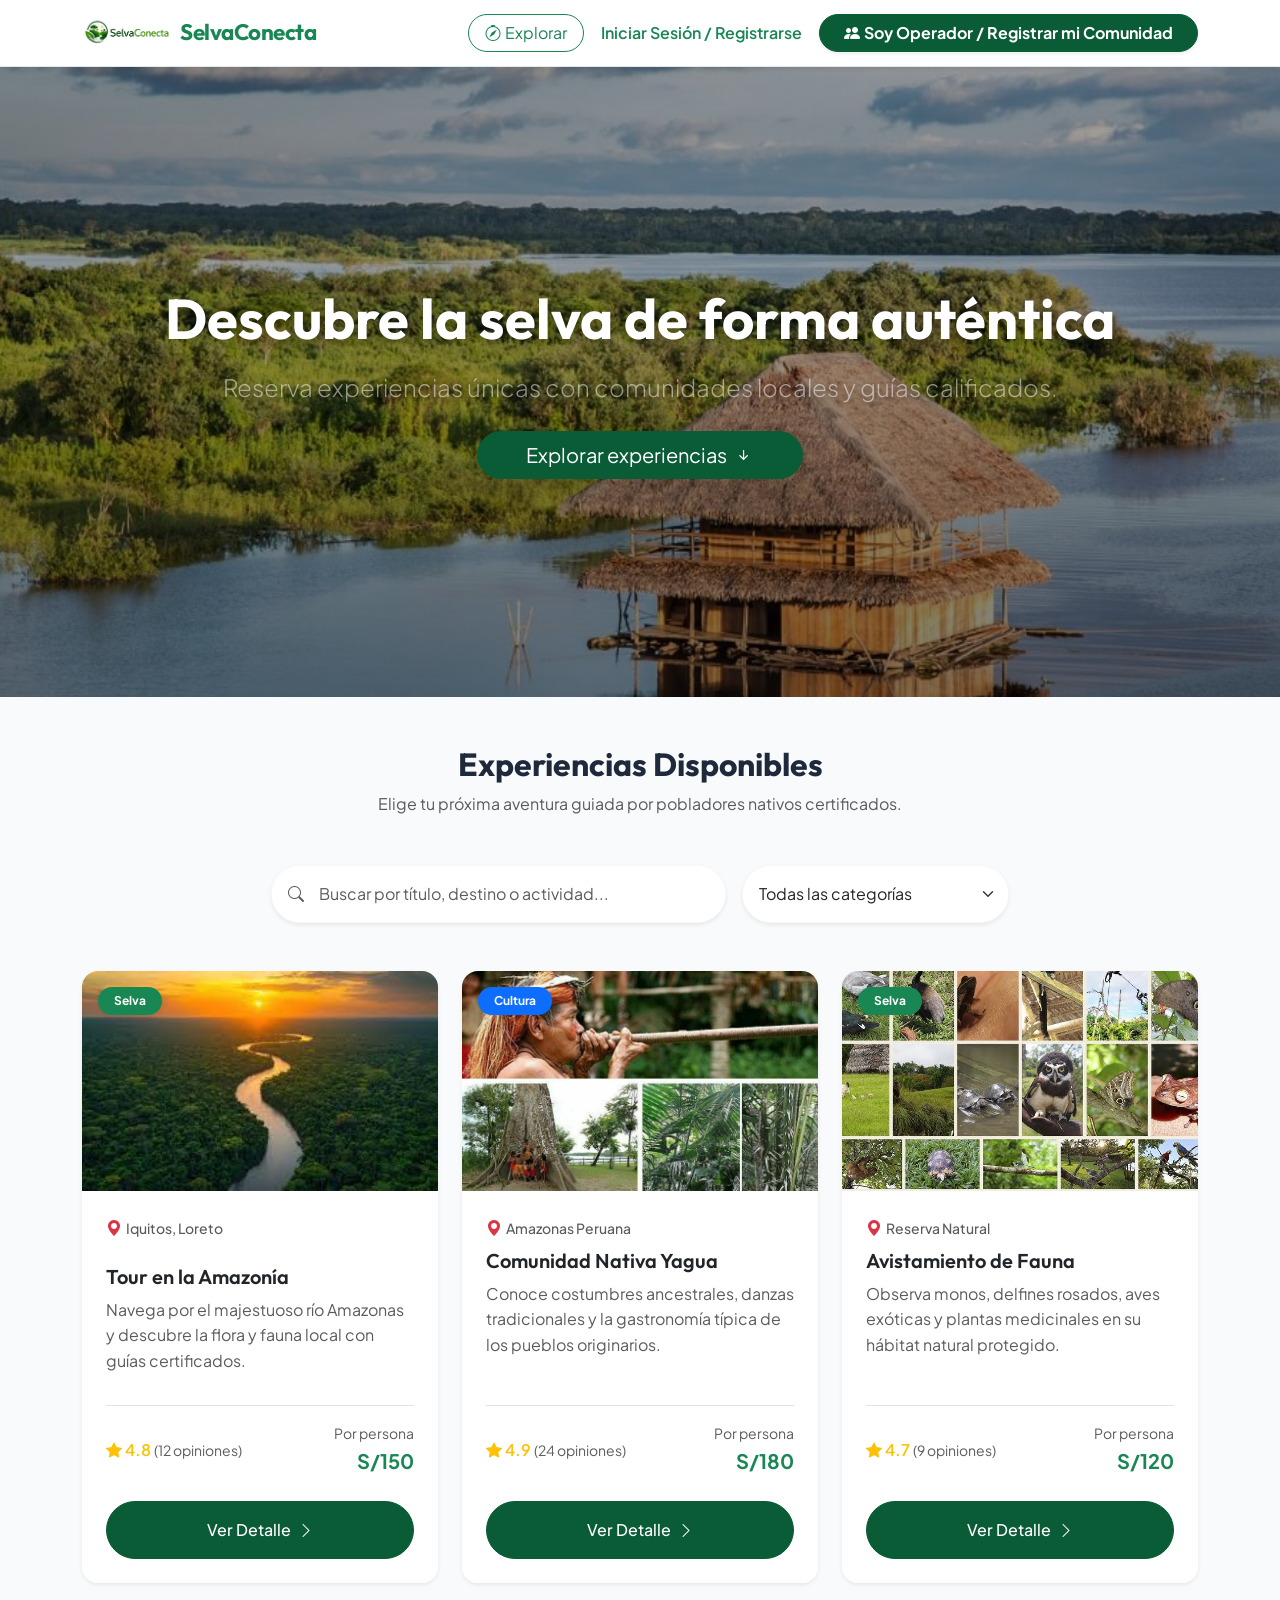
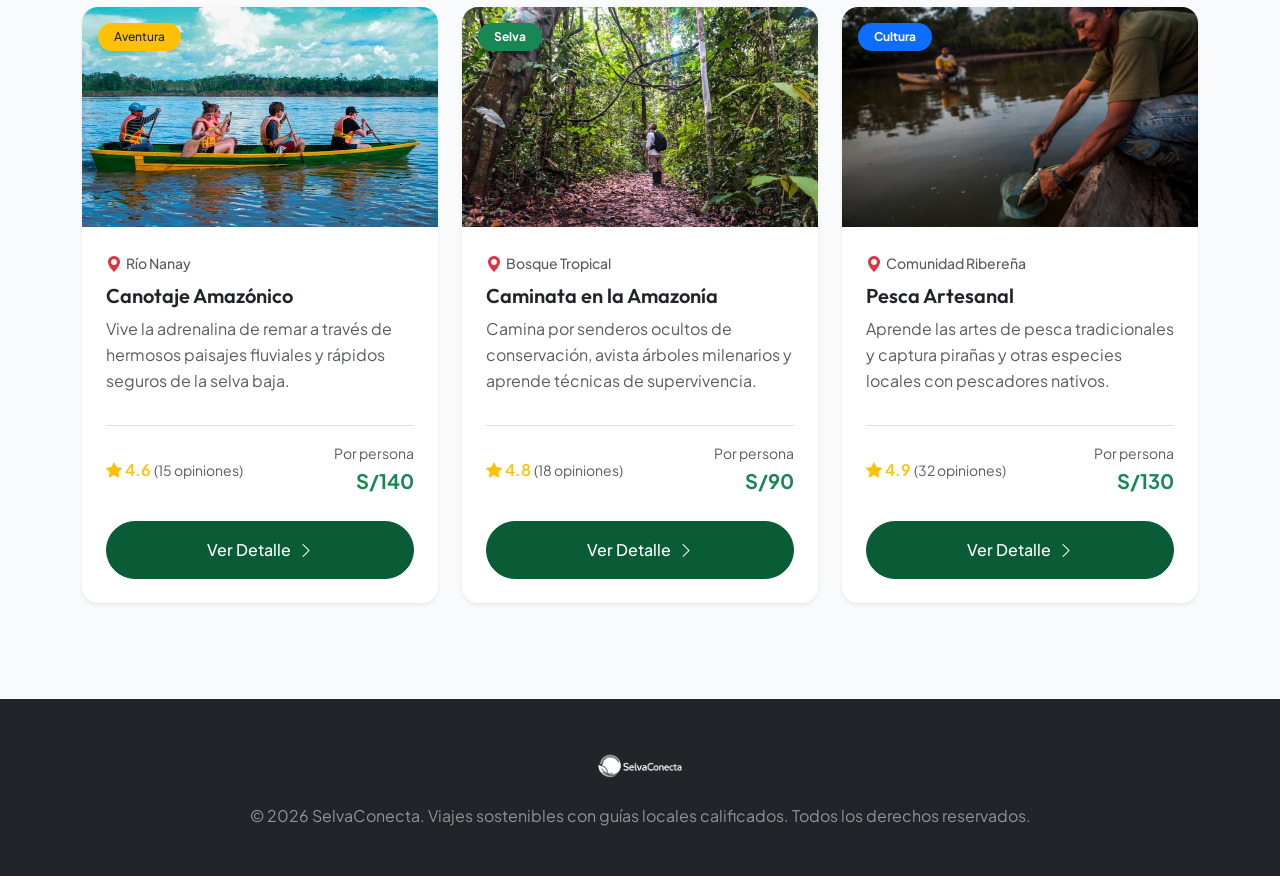
<file: index.html>
<!DOCTYPE html>
<html lang="es">
<head>
    <meta charset="UTF-8">
    <meta name="viewport" content="width=device-width, initial-scale=1.0">
    <title>SelvaConecta - Turismo Vivencial en la Selva Peruana</title>
    <!-- Google Fonts -->
    <link rel="preconnect" href="https://fonts.googleapis.com">
    <link rel="preconnect" href="https://fonts.gstatic.com" crossorigin>
    <link href="https://fonts.googleapis.com/css2?family=Outfit:wght@400;500;600;700&family=Plus+Jakarta+Sans:wght@400;500;600;700&display=swap" rel="stylesheet">
    <!-- Bootstrap CSS -->
    <link href="https://cdn.jsdelivr.net/npm/bootstrap@5.3.3/dist/css/bootstrap.min.css" rel="stylesheet">
    <!-- Bootstrap Icons -->
    <link rel="stylesheet" href="https://cdn.jsdelivr.net/npm/bootstrap-icons@1.11.3/font/bootstrap-icons.min.css">
    <link rel="stylesheet" href="style.css">
</head>
<body>

<nav class="navbar navbar-expand-lg bg-white shadow-sm sticky-top">
    <div class="container">
        <a class="navbar-brand d-flex align-items-center" href="#" role="button" data-bs-toggle="modal" data-bs-target="#modalEquipo" title="Sobre el equipo de SelvaConecta">
            <img src="logo.png" alt="SelvaConecta" class="logo">
            <span class="ms-2 brand-name font-outfit fw-bold text-success">SelvaConecta</span>
        </a>
        <button class="navbar-toggler" type="button" data-bs-toggle="collapse" data-bs-target="#navbarNav" aria-controls="navbarNav" aria-expanded="false" aria-label="Toggle navigation">
            <span class="navbar-toggler-icon"></span>
        </button>
        <div class="collapse navbar-collapse" id="navbarNav">
            <div class="ms-auto d-flex flex-column flex-lg-row align-items-lg-center gap-3 mt-2 mt-lg-0" id="navbar-buttons-container">
                <button class="btn btn-outline-success rounded-pill px-3" id="btn-explorar">
                    <i class="bi bi-compass me-1"></i>Explorar
                </button>
                <button class="btn btn-link text-success text-decoration-none fw-semibold p-0" id="btn-auth-tourist" data-bs-toggle="modal" data-bs-target="#authModal">
                    Iniciar Sesión / Registrarse
                </button>
                <a href="registro_operador.html" class="btn btn-success rounded-pill px-4 fw-bold shadow-sm" id="btn-reg-operator">
                    <i class="bi bi-people-fill me-1"></i>Soy Operador / Registrar mi Comunidad
                </a>
            </div>
        </div>
    </div>
</nav>

<section class="hero d-flex align-items-center text-center">
    <div class="overlay w-100 h-100 d-flex align-items-center justify-content-center">
        <div class="container text-white py-5">
            <h1 class="display-3 fw-bold font-outfit mb-3 fade-in">
                Descubre la selva de forma auténtica
            </h1>
            <p class="fs-4 fw-light mb-4 text-white-50">
                Reserva experiencias únicas con comunidades locales y guías calificados.
            </p>
            <button class="btn btn-success btn-lg rounded-pill px-5 shadow-lg hover-scale" onclick="document.getElementById('experiencias').scrollIntoView({behavior: 'smooth'})">
                Explorar experiencias <i class="bi bi-arrow-down-short ms-1"></i>
            </button>
        </div>
    </div>
</section>

<section class="container py-5" id="experiencias">
    <h2 class="mb-2 text-center font-outfit fw-bold">
        Experiencias Disponibles
    </h2>
    <p class="text-center text-muted mb-5">
        Elige tu próxima aventura guiada por pobladores nativos certificados.
    </p>

    <!-- Buscador y Filtros -->
    <div class="row g-3 mb-5 justify-content-center">
        <div class="col-md-6 col-lg-5">
            <div class="input-group shadow-sm rounded-pill overflow-hidden bg-white border border-light">
                <span class="input-group-text bg-white border-0 ps-3 text-muted">
                    <i class="bi bi-search"></i>
                </span>
                <input type="text"
                       id="search-input"
                       class="form-control border-0 py-3 ps-1 focus-ring-none"
                       placeholder="Buscar por título, destino o actividad...">
            </div>
        </div>

        <div class="col-md-4 col-lg-3">
            <div class="shadow-sm rounded-pill overflow-hidden bg-white border border-light">
                <select id="category-select" class="form-select border-0 py-3 ps-3 focus-ring-none">
                    <option value="todas">Todas las categorías</option>
                    <option value="selva">Selva</option>
                    <option value="cultura">Cultura</option>
                    <option value="aventura">Aventura</option>
                </select>
            </div>
        </div>
    </div>

    <!-- Lista de Experiencias -->
    <div class="row g-4" id="experiences-container">

        <!-- Experiencia 1 -->
        <div class="col-md-6 col-lg-4 experience-card" data-category="selva">
            <div class="card h-100 border-0 shadow-sm rounded-4 overflow-hidden card-hover">
                <div class="position-relative">
                    <img src="Amazonia.jpg" class="card-img-top card-img-custom" alt="Tour en la Amazonía">
                    <span class="badge bg-success position-absolute top-0 start-0 m-3 px-3 py-2 rounded-pill shadow-sm">Selva</span>
                </div>
                <div class="card-body p-4 d-flex flex-column">
                    <div class="d-flex align-items-center mb-2">
                        <i class="bi bi-geo-alt-fill text-danger me-1"></i>
                        <span class="text-muted small fw-medium">Iquitos, Loreto</span>
                    </div>
                    <p id="cupos-disponibles"></p>
                    <h5 class="card-title font-outfit fw-semibold mb-2">Tour en la Amazonía</h5>
                    <p class="card-text text-muted flex-grow-1">
                        Navega por el majestuoso río Amazonas y descubre la flora y fauna local con guías certificados.
                    </p>
                    <div class="d-flex justify-content-between align-items-center mt-3 pt-3 border-top">
                        <div>
                            <span class="text-warning fw-semibold">
                                <i class="bi bi-star-fill"></i> 4.8
                            </span>
                            <span class="text-muted small">(12 opiniones)</span>
                        </div>
                        <div class="text-end">
                            <small class="text-muted block d-block">Por persona</small>
                            <span class="fs-5 fw-bold text-success">S/150</span>
                        </div>
                    </div>
                </div>
                <div class="card-footer bg-white border-0 p-4 pt-0">
                    <a href="detalleAma.html" class="btn btn-success w-100 rounded-pill py-3 fw-medium">
                        Ver Detalle <i class="bi bi-chevron-right ms-1"></i>
                    </a>
                </div>
            </div>
        </div>

        <!-- Experiencia 2 -->
        <div class="col-md-6 col-lg-4 experience-card" data-category="cultura">
            <div class="card h-100 border-0 shadow-sm rounded-4 overflow-hidden card-hover">
                <div class="position-relative">
                    <img src="Yagua-el-pueblo-rojodel-Amazonas-Peruano.jpg" class="card-img-top card-img-custom" alt="Comunidad Nativa Yagua">
                    <span class="badge bg-primary position-absolute top-0 start-0 m-3 px-3 py-2 rounded-pill shadow-sm">Cultura</span>
                </div>
                <div class="card-body p-4 d-flex flex-column">
                    <div class="d-flex align-items-center mb-2">
                        <i class="bi bi-geo-alt-fill text-danger me-1"></i>
                        <span class="text-muted small fw-medium">Amazonas Peruana</span>
                    </div>
                    <h5 class="card-title font-outfit fw-semibold mb-2">Comunidad Nativa Yagua</h5>
                    <p class="card-text text-muted flex-grow-1">
                        Conoce costumbres ancestrales, danzas tradicionales y la gastronomía típica de los pueblos originarios.
                    </p>
                    <div class="d-flex justify-content-between align-items-center mt-3 pt-3 border-top">
                        <div>
                            <span class="text-warning fw-semibold">
                                <i class="bi bi-star-fill"></i> 4.9
                            </span>
                            <span class="text-muted small">(24 opiniones)</span>
                        </div>
                        <div class="text-end">
                            <small class="text-muted block d-block">Por persona</small>
                            <span class="fs-5 fw-bold text-success">S/180</span>
                        </div>
                    </div>
                </div>
                <div class="card-footer bg-white border-0 p-4 pt-0">
                    <a href="detalleYagu.html" class="btn btn-success w-100 rounded-pill py-3 fw-medium">
                        Ver Detalle <i class="bi bi-chevron-right ms-1"></i>
                    </a>
                </div>
            </div>
        </div>

        <!-- Experiencia 3 -->
        <div class="col-md-6 col-lg-4 experience-card" data-category="selva">
            <div class="card h-100 border-0 shadow-sm rounded-4 overflow-hidden card-hover">
                <div class="position-relative">
                    <img src="faunajpg.jpg" class="card-img-top card-img-custom" alt="Avistamiento de Fauna">
                    <span class="badge bg-success position-absolute top-0 start-0 m-3 px-3 py-2 rounded-pill shadow-sm">Selva</span>
                </div>
                <div class="card-body p-4 d-flex flex-column">
                    <div class="d-flex align-items-center mb-2">
                        <i class="bi bi-geo-alt-fill text-danger me-1"></i>
                        <span class="text-muted small fw-medium">Reserva Natural</span>
                    </div>
                    <h5 class="card-title font-outfit fw-semibold mb-2">Avistamiento de Fauna</h5>
                    <p class="card-text text-muted flex-grow-1">
                        Observa monos, delfines rosados, aves exóticas y plantas medicinales en su hábitat natural protegido.
                    </p>
                    <div class="d-flex justify-content-between align-items-center mt-3 pt-3 border-top">
                        <div>
                            <span class="text-warning fw-semibold">
                                <i class="bi bi-star-fill"></i> 4.7
                            </span>
                            <span class="text-muted small">(9 opiniones)</span>
                        </div>
                        <div class="text-end">
                            <small class="text-muted block d-block">Por persona</small>
                            <span class="fs-5 fw-bold text-success">S/120</span>
                        </div>
                    </div>
                </div>
                <div class="card-footer bg-white border-0 p-4 pt-0">
                    <a href="detalleFauna.html" class="btn btn-success w-100 rounded-pill py-3 fw-medium">
                        Ver Detalle <i class="bi bi-chevron-right ms-1"></i>
                    </a>
                </div>
            </div>
        </div>

        <!-- Experiencia 4 -->
        <div class="col-md-6 col-lg-4 experience-card" data-category="aventura">
            <div class="card h-100 border-0 shadow-sm rounded-4 overflow-hidden card-hover">
                <div class="position-relative">
                    <img src="canotaje.jpg" class="card-img-top card-img-custom" alt="Canotaje Amazónico">
                    <span class="badge bg-warning text-dark position-absolute top-0 start-0 m-3 px-3 py-2 rounded-pill shadow-sm fw-medium">Aventura</span>
                </div>
                <div class="card-body p-4 d-flex flex-column">
                    <div class="d-flex align-items-center mb-2">
                        <i class="bi bi-geo-alt-fill text-danger me-1"></i>
                        <span class="text-muted small fw-medium">Río Nanay</span>
                    </div>
                    <h5 class="card-title font-outfit fw-semibold mb-2">Canotaje Amazónico</h5>
                    <p class="card-text text-muted flex-grow-1">
                        Vive la adrenalina de remar a través de hermosos paisajes fluviales y rápidos seguros de la selva baja.
                    </p>
                    <div class="d-flex justify-content-between align-items-center mt-3 pt-3 border-top">
                        <div>
                            <span class="text-warning fw-semibold">
                                <i class="bi bi-star-fill"></i> 4.6
                            </span>
                            <span class="text-muted small">(15 opiniones)</span>
                        </div>
                        <div class="text-end">
                            <small class="text-muted block d-block">Por persona</small>
                            <span class="fs-5 fw-bold text-success">S/140</span>
                        </div>
                    </div>
                </div>
                <div class="card-footer bg-white border-0 p-4 pt-0">
                    <a href="detalleCanotaje.html" class="btn btn-success w-100 rounded-pill py-3 fw-medium">
                        Ver Detalle <i class="bi bi-chevron-right ms-1"></i>
                    </a>
                </div>
            </div>
        </div>

        <!-- Experiencia 5 -->
        <div class="col-md-6 col-lg-4 experience-card" data-category="selva">
            <div class="card h-100 border-0 shadow-sm rounded-4 overflow-hidden card-hover">
                <div class="position-relative">
                    <img src="caminata.jpg" class="card-img-top card-img-custom" alt="Caminata en la Amazonía">
                    <span class="badge bg-success position-absolute top-0 start-0 m-3 px-3 py-2 rounded-pill shadow-sm">Selva</span>
                </div>
                <div class="card-body p-4 d-flex flex-column">
                    <div class="d-flex align-items-center mb-2">
                        <i class="bi bi-geo-alt-fill text-danger me-1"></i>
                        <span class="text-muted small fw-medium">Bosque Tropical</span>
                    </div>
                    <h5 class="card-title font-outfit fw-semibold mb-2">Caminata en la Amazonía</h5>
                    <p class="card-text text-muted flex-grow-1">
                        Camina por senderos ocultos de conservación, avista árboles milenarios y aprende técnicas de supervivencia.
                    </p>
                    <div class="d-flex justify-content-between align-items-center mt-3 pt-3 border-top">
                        <div>
                            <span class="text-warning fw-semibold">
                                <i class="bi bi-star-fill"></i> 4.8
                            </span>
                            <span class="text-muted small">(18 opiniones)</span>
                        </div>
                        <div class="text-end">
                            <small class="text-muted block d-block">Por persona</small>
                            <span class="fs-5 fw-bold text-success">S/90</span>
                        </div>
                    </div>
                </div>
                <div class="card-footer bg-white border-0 p-4 pt-0">
                    <a href="detalleCaminata.html" class="btn btn-success w-100 rounded-pill py-3 fw-medium">
                        Ver Detalle <i class="bi bi-chevron-right ms-1"></i>
                    </a>
                </div>
            </div>
        </div>

        <!-- Experiencia 6 -->
        <div class="col-md-6 col-lg-4 experience-card" data-category="cultura">
            <div class="card h-100 border-0 shadow-sm rounded-4 overflow-hidden card-hover">
                <div class="position-relative">
                    <img src="Pesca_Loreto.jpg" class="card-img-top card-img-custom" alt="Pesca Artesanal">
                    <span class="badge bg-primary position-absolute top-0 start-0 m-3 px-3 py-2 rounded-pill shadow-sm">Cultura</span>
                </div>
                <div class="card-body p-4 d-flex flex-column">
                    <div class="d-flex align-items-center mb-2">
                        <i class="bi bi-geo-alt-fill text-danger me-1"></i>
                        <span class="text-muted small fw-medium">Comunidad Ribereña</span>
                    </div>
                    <h5 class="card-title font-outfit fw-semibold mb-2">Pesca Artesanal</h5>
                    <p class="card-text text-muted flex-grow-1">
                        Aprende las artes de pesca tradicionales y captura pirañas y otras especies locales con pescadores nativos.
                    </p>
                    <div class="d-flex justify-content-between align-items-center mt-3 pt-3 border-top">
                        <div>
                            <span class="text-warning fw-semibold">
                                <i class="bi bi-star-fill"></i> 4.9
                            </span>
                            <span class="text-muted small">(32 opiniones)</span>
                        </div>
                        <div class="text-end">
                            <small class="text-muted block d-block">Por persona</small>
                            <span class="fs-5 fw-bold text-success">S/130</span>
                        </div>
                    </div>
                </div>
                <div class="card-footer bg-white border-0 p-4 pt-0">
                    <a href="detallePesca.html" class="btn btn-success w-100 rounded-pill py-3 fw-medium">
                        Ver Detalle <i class="bi bi-chevron-right ms-1"></i>
                    </a>
                </div>
            </div>
        </div>

    </div>

    <!-- Mensaje de no resultados -->
    <div id="no-results" class="text-center py-5 d-none">
        <i class="bi bi-emoji-frown display-1 text-muted"></i>
        <h4 class="mt-3 font-outfit fw-semibold">No se encontraron experiencias</h4>
        <p class="text-muted">Prueba cambiando tu búsqueda o seleccionando otra categoría.</p>
    </div>
</section>

<!-- Footer -->
<footer class="bg-dark text-light py-5 mt-5">
    <div class="container text-center">
        <img src="logo.png" alt="SelvaConecta" class="logo mb-3 filter-white" style="height: 40px; width: auto;">
        <p class="mb-0 text-white-50">&copy; 2026 SelvaConecta. Viajes sostenibles con guías locales calificados. Todos los derechos reservados.</p>
    </div>
</footer>

<!-- El modal de autenticación de turista ahora lo inyecta auth.js (SelvaAuth)
     de forma centralizada, así no se duplica en cada página. -->

<!-- Bootstrap Bundle JS -->
<script src="https://cdn.jsdelivr.net/npm/bootstrap@5.3.3/dist/js/bootstrap.bundle.min.js"></script>
<!-- Capa de datos y autenticación compartidas: deben cargarse antes que el script de la página -->
<script src="db.js"></script>
<script src="auth.js"></script>

<script>
    document.addEventListener('DOMContentLoaded', () => {
        const searchInput = document.getElementById('search-input');
        const categorySelect = document.getElementById('category-select');
        const cards = document.querySelectorAll('.experience-card');
        const noResults = document.getElementById('no-results');
 
        function filterExperiences() {
            const searchTerm = searchInput.value.toLowerCase().trim();
            const selectedCategory = categorySelect.value;
            let visibleCount = 0;
 
            cards.forEach(card => {
                const title = card.querySelector('.card-title').textContent.toLowerCase();
                const description = card.querySelector('.card-text').textContent.toLowerCase();
                const location = card.querySelector('.text-muted').textContent.toLowerCase();
                const cardCategory = card.getAttribute('data-category');
 
                const matchesSearch = title.includes(searchTerm) || description.includes(searchTerm) || location.includes(searchTerm);
                const matchesCategory = selectedCategory === 'todas' || cardCategory === selectedCategory;
 
                if (matchesSearch && matchesCategory) {
                    card.style.display = 'block';
                    card.classList.add('fade-in');
                    visibleCount++;
                } else {
                    card.style.display = 'none';
                    card.classList.remove('fade-in');
                }
            });
 
            if (visibleCount === 0) {
                noResults.classList.remove('d-none');
            } else {
                noResults.classList.add('d-none');
            }
        }
 
        if (searchInput) searchInput.addEventListener('input', filterExperiences);
        if (categorySelect) categorySelect.addEventListener('change', filterExperiences);
 
        const exploreBtn = document.getElementById('btn-explorar');
        if (exploreBtn) {
            exploreBtn.addEventListener('click', () => {
                document.getElementById('experiencias').scrollIntoView({ behavior: 'smooth' });
            });
        }

        // El estado del navbar (sesión iniciada / cerrada) y los formularios
        // de login/registro ahora los maneja auth.js (SelvaAuth), que se
        // auto-inicializa en DOMContentLoaded. No hace falta repetir esa
        // lógica aquí.
    });
</script>

<!-- Modal: Equipo / Acerca de SelvaConecta -->
<div class="modal fade" id="modalEquipo" tabindex="-1" aria-labelledby="modalEquipoLabel" aria-hidden="true">
    <div class="modal-dialog modal-dialog-centered">
        <div class="modal-content team-modal-content">
            <div class="modal-header border-0 pb-0">
                <h5 class="modal-title font-outfit fw-bold text-success" id="modalEquipoLabel">
                    <i class="bi bi-people-fill me-2"></i>Nuestro Equipo
                </h5>
                <button type="button" class="btn-close" data-bs-dismiss="modal" aria-label="Cerrar"></button>
            </div>
            <div class="modal-body pt-2">
                <p class="text-muted small mb-4">
                    SelvaConecta conecta a viajeros con experiencias auténticas de turismo vivencial junto a comunidades de la Amazonía peruana.
                </p>
                <div class="d-flex flex-column gap-3">
                    <div class="d-flex align-items-center team-member-row">
                        <div class="team-avatar">D</div>
                        <div class="ms-3">
                            <div class="fw-bold">Diego</div>
                            <div class="small text-muted">Equipo de desarrollo</div>
                        </div>
                    </div>
                    <div class="d-flex align-items-center team-member-row">
                        <div class="team-avatar">A</div>
                        <div class="ms-3">
                            <div class="fw-bold">Andre</div>
                            <div class="small text-muted">Equipo de desarrollo</div>
                        </div>
                    </div>
                    <div class="d-flex align-items-center team-member-row">
                        <div class="team-avatar">J</div>
                        <div class="ms-3">
                            <div class="fw-bold">Jhen</div>
                            <div class="small text-muted">Equipo de desarrollo</div>
                        </div>
                    </div>
                    <div class="d-flex align-items-center team-member-row">
                        <div class="team-avatar">M</div>
                        <div class="ms-3">
                            <div class="fw-bold">Marcio</div>
                            <div class="small text-muted">Equipo de desarrollo</div>
                        </div>
                    </div>
                </div>
            </div>
            <div class="modal-footer flex-column border-0 pt-0 team-modal-footer">
                <hr class="w-100">
                <p class="small text-muted mb-1 text-center w-100">
                    &copy; <span id="anioActual"></span> SelvaConecta. Todos los derechos reservados.
                </p>
                <p class="small text-muted mb-0 text-center w-100">
                    Hecho con <i class="bi bi-heart-fill text-danger"></i> en la Amazonía peruana
                </p>
            </div>
        </div>
    </div>
</div>
<script>
    document.addEventListener('DOMContentLoaded', function () {
        var anioEl = document.getElementById('anioActual');
        if (anioEl) { anioEl.textContent = new Date().getFullYear(); }
    });
</script>
</body>
</html>
</file>
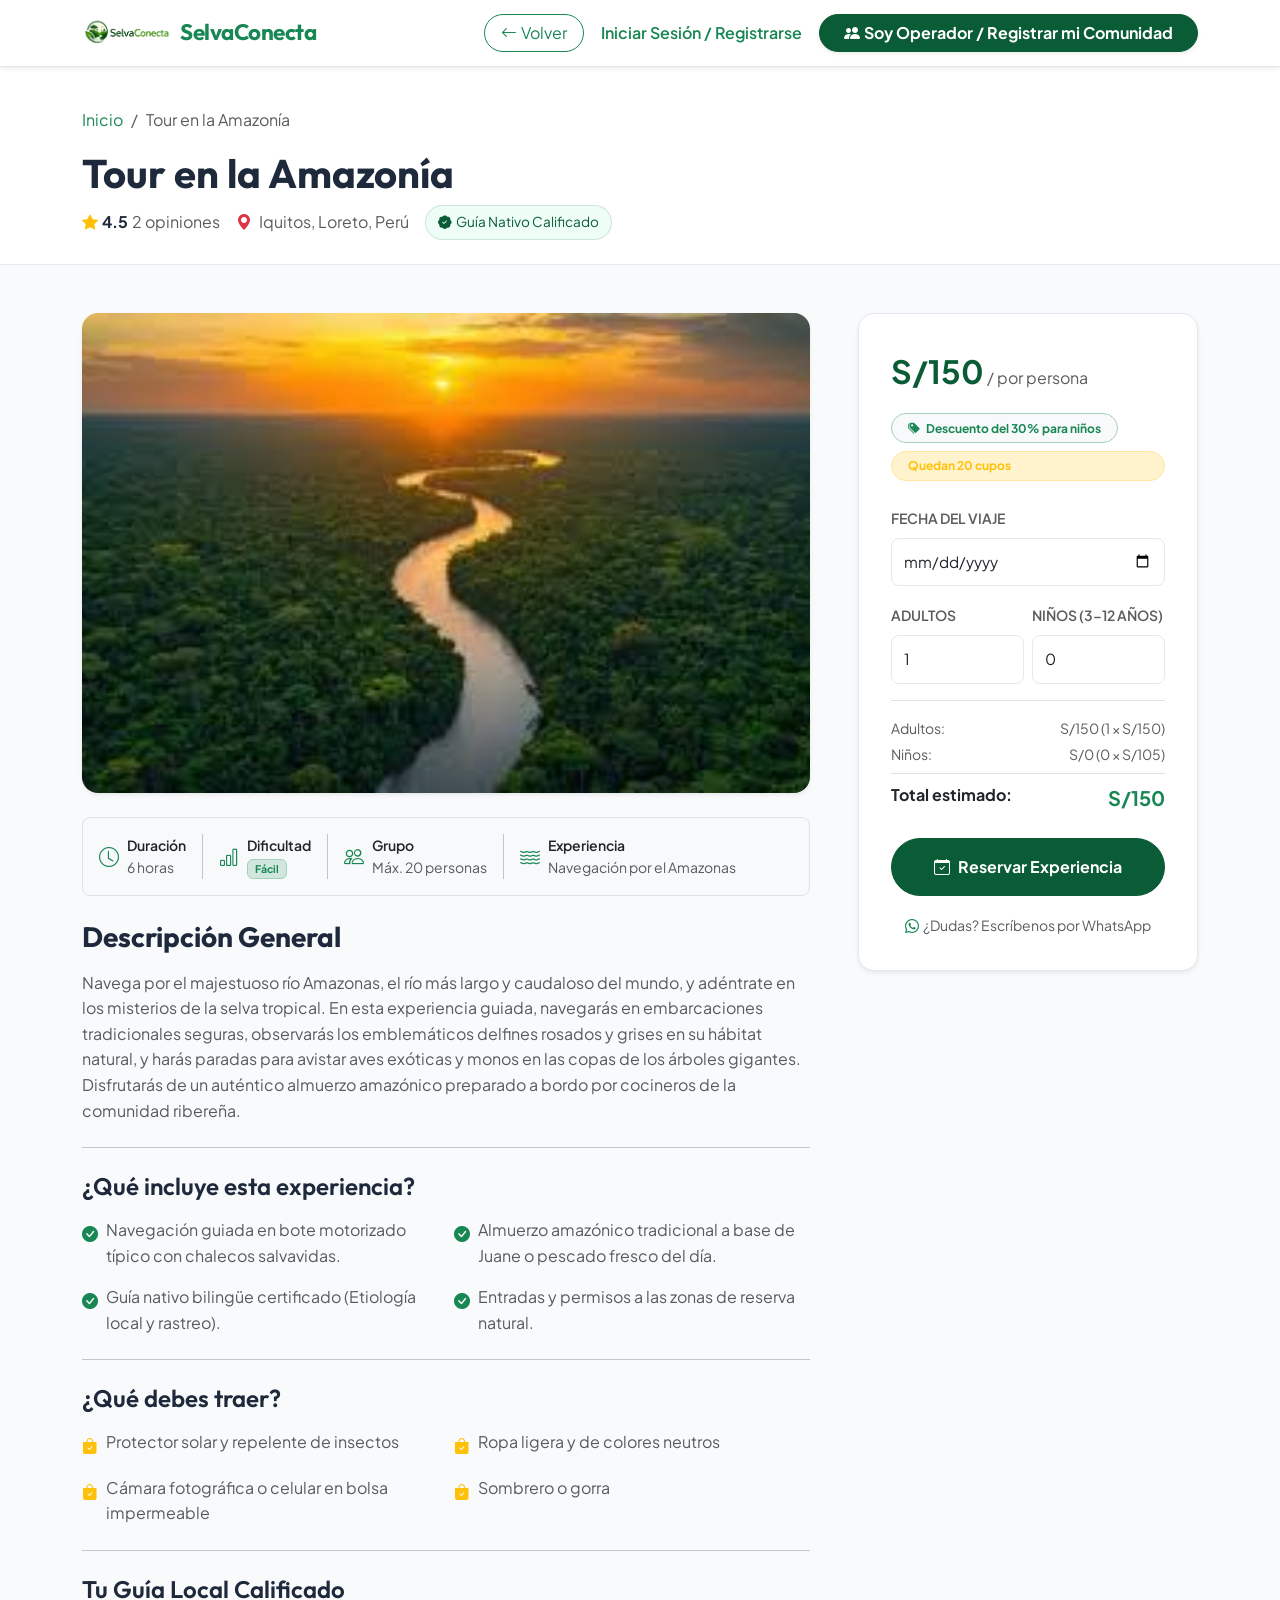
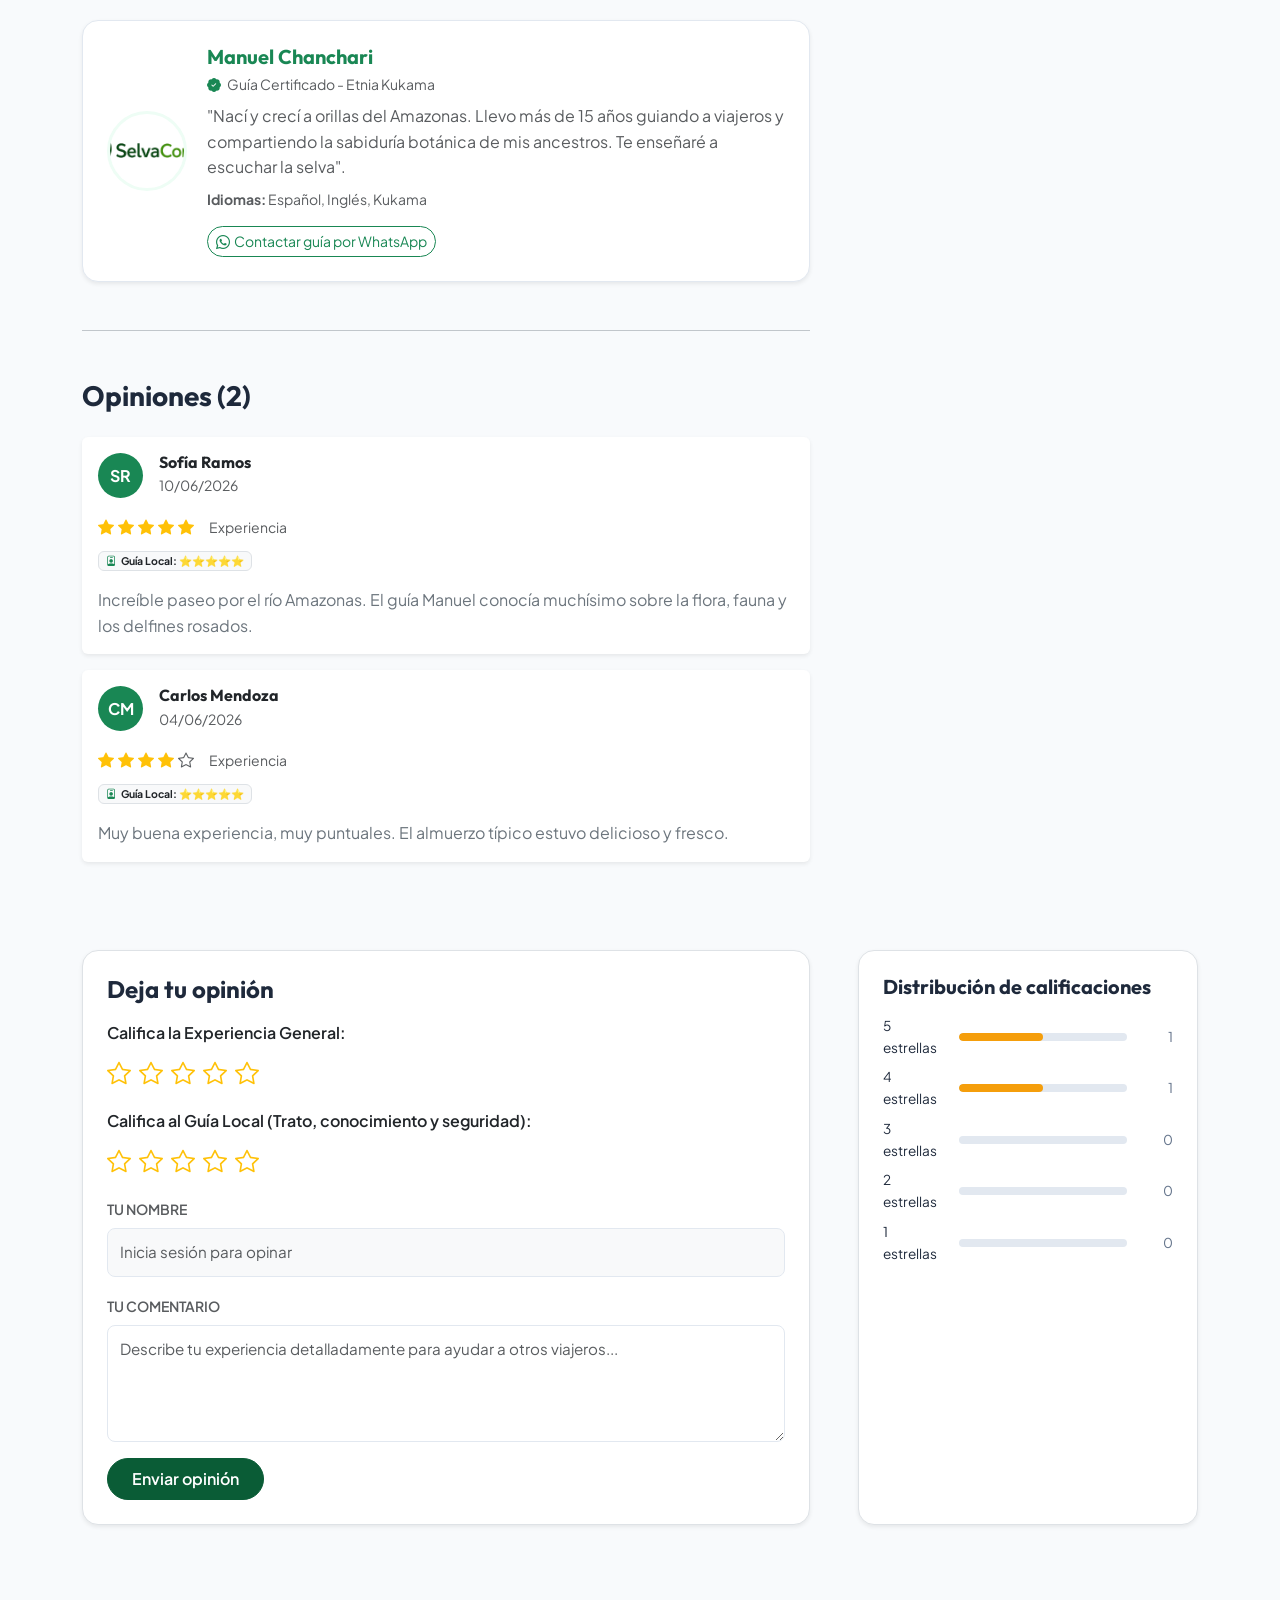
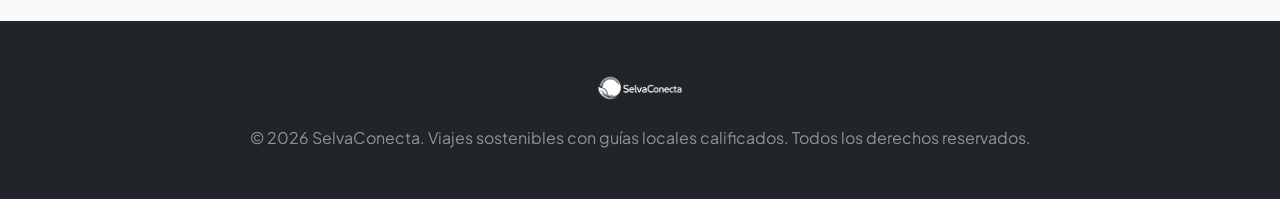
<file: detalleAma.html>
<!DOCTYPE html>
<html lang="es">
<head>
    <meta charset="UTF-8">
    <meta name="viewport" content="width=device-width, initial-scale=1.0">
    <title>Tour en la Amazonía - SelvaConecta</title>
    <!-- Google Fonts -->
    <link rel="preconnect" href="https://fonts.googleapis.com">
    <link rel="preconnect" href="https://fonts.gstatic.com" crossorigin>
    <link href="https://fonts.googleapis.com/css2?family=Outfit:wght@400;500;600;700&family=Plus+Jakarta+Sans:wght@400;500;600;700&display=swap" rel="stylesheet">
    <!-- Bootstrap CSS -->
    <link href="https://cdn.jsdelivr.net/npm/bootstrap@5.3.3/dist/css/bootstrap.min.css" rel="stylesheet">
    <!-- Bootstrap Icons -->
    <link rel="stylesheet" href="https://cdn.jsdelivr.net/npm/bootstrap-icons@1.11.3/font/bootstrap-icons.min.css">
    <link rel="stylesheet" href="style.css">
</head>
<body>

<!-- Navbar -->
<nav class="navbar navbar-expand-lg bg-white shadow-sm sticky-top">
    <div class="container">
        <a class="navbar-brand d-flex align-items-center" href="#" role="button" data-bs-toggle="modal" data-bs-target="#modalEquipo" title="Sobre el equipo de SelvaConecta">
            <img src="logo.png" alt="SelvaConecta" class="logo">
            <span class="ms-2 brand-name font-outfit fw-bold text-success">SelvaConecta</span>
        </a>
        <button class="navbar-toggler" type="button" data-bs-toggle="collapse" data-bs-target="#navbarNav" aria-controls="navbarNav" aria-expanded="false" aria-label="Toggle navigation">
            <span class="navbar-toggler-icon"></span>
        </button>
        <div class="collapse navbar-collapse" id="navbarNav">
            <div class="ms-auto d-flex flex-column flex-lg-row align-items-lg-center gap-3 mt-2 mt-lg-0" id="navbar-buttons-container">
                <a href="index.html" class="btn btn-outline-success rounded-pill px-3" id="btn-back-home">
                    <i class="bi bi-arrow-left me-1"></i>Volver
                </a>
                <button class="btn btn-link text-success text-decoration-none fw-semibold p-0" id="btn-auth-tourist" data-bs-toggle="modal" data-bs-target="#authModal">
                    Iniciar Sesión / Registrarse
                </button>
                <a href="registro_operador.html" class="btn btn-success rounded-pill px-4 fw-bold shadow-sm" id="btn-reg-operator">
                    <i class="bi bi-people-fill me-1"></i>Soy Operador / Registrar mi Comunidad
                </a>
            </div>
        </div>
    </div>
</nav>

<!-- Header Info -->
<div class="detail-header-section">
    <div class="container">
        <nav aria-label="breadcrumb">
            <ol class="breadcrumb">
                <li class="breadcrumb-item"><a href="index.html" class="text-success text-decoration-none">Inicio</a></li>
                <li class="breadcrumb-item active" aria-current="page">Tour en la Amazonía</li>
            </ol>
        </nav>
        <h1 class="font-outfit fw-bold mb-2">Tour en la Amazonía</h1>
        <div class="d-flex flex-wrap align-items-center gap-3">
            <div class="d-flex align-items-center">
                <i class="bi bi-star-fill text-warning me-1"></i>
                <span class="fw-bold me-1">4.8</span>
                <span class="text-muted" id="reviews-count-header">12 opiniones</span>
            </div>
            <div class="text-muted"><i class="bi bi-geo-alt-fill text-danger me-1"></i> Iquitos, Loreto, Perú</div>
            <span class="badge-verificado"><i class="bi bi-patch-check-fill me-1"></i> Guía Nativo Calificado</span>
        </div>
    </div>
</div>

<!-- Main Content -->
<div class="container py-5">
    <div class="row g-5">
        
        <!-- Left Column: Details -->
        <div class="col-lg-8">
            <!-- Main Image -->
            <img src="Amazonia.jpg" class="detail-main-img shadow-sm mb-4" alt="Tour en la Amazonía">
            
            <!-- Quick Info Strip -->
            <div class="d-flex flex-wrap gap-3 mb-4 p-3 bg-light rounded-3 border">
                <div class="d-flex align-items-center gap-2 text-muted small">
                    <i class="bi bi-clock text-success fs-5"></i>
                    <div><div class="fw-semibold text-dark">Duración</div>6 horas</div>
                </div>
                <div class="vr d-none d-sm-block"></div>
                <div class="d-flex align-items-center gap-2 text-muted small">
                    <i class="bi bi-bar-chart text-success fs-5"></i>
                    <div><div class="fw-semibold text-dark">Dificultad</div><span class="badge bg-success-subtle text-success border border-success-subtle">Fácil</span></div>
                </div>
                <div class="vr d-none d-sm-block"></div>
                <div class="d-flex align-items-center gap-2 text-muted small">
                    <i class="bi bi-people text-success fs-5"></i>
                    <div><div class="fw-semibold text-dark">Grupo</div>Máx. 20 personas</div>
                </div>
                <div class="vr d-none d-sm-block"></div>
                <div class="d-flex align-items-center gap-2 text-muted small">
                    <i class="bi bi-water text-success fs-5"></i>
                    <div><div class="fw-semibold text-dark">Experiencia</div>Navegación por el Amazonas</div>
                </div>
            </div>

            <!-- Description -->
            <h3 class="font-outfit fw-bold mb-3">Descripción General</h3>
            <p class="text-muted fs-6 mb-4">
                Navega por el majestuoso río Amazonas, el río más largo y caudaloso del mundo, y adéntrate en los misterios de la selva tropical. En esta experiencia guiada, navegarás en embarcaciones tradicionales seguras, observarás los emblemáticos delfines rosados y grises en su hábitat natural, y harás paradas para avistar aves exóticas y monos en las copas de los árboles gigantes. Disfrutarás de un auténtico almuerzo amazónico preparado a bordo por cocineros de la comunidad ribereña.
            </p>

            <hr class="my-4">

            <!-- What's included -->
            <h4 class="font-outfit fw-semibold mb-3">¿Qué incluye esta experiencia?</h4>
            <div class="row g-3 mb-4 text-muted">
                <div class="col-md-6 d-flex align-items-start gap-2">
                    <i class="bi bi-check-circle-fill text-success mt-1"></i>
                    <div>Navegación guiada en bote motorizado típico con chalecos salvavidas.</div>
                </div>
                <div class="col-md-6 d-flex align-items-start gap-2">
                    <i class="bi bi-check-circle-fill text-success mt-1"></i>
                    <div>Almuerzo amazónico tradicional a base de Juane o pescado fresco del día.</div>
                </div>
                <div class="col-md-6 d-flex align-items-start gap-2">
                    <i class="bi bi-check-circle-fill text-success mt-1"></i>
                    <div>Guía nativo bilingüe certificado (Etiología local y rastreo).</div>
                </div>
                <div class="col-md-6 d-flex align-items-start gap-2">
                    <i class="bi bi-check-circle-fill text-success mt-1"></i>
                    <div>Entradas y permisos a las zonas de reserva natural.</div>
                </div>
            </div>


            <hr class="my-4">

            <!-- What to bring -->
            <h4 class="font-outfit fw-semibold mb-3">¿Qué debes traer?</h4>
            <div class="row g-3 mb-4 text-muted">
                <div class="col-md-6 d-flex align-items-start gap-2">
                    <i class="bi bi-bag-check-fill text-warning mt-1"></i>
                    <div>Protector solar y repelente de insectos</div>
                </div>
                <div class="col-md-6 d-flex align-items-start gap-2">
                    <i class="bi bi-bag-check-fill text-warning mt-1"></i>
                    <div>Ropa ligera y de colores neutros</div>
                </div>
                <div class="col-md-6 d-flex align-items-start gap-2">
                    <i class="bi bi-bag-check-fill text-warning mt-1"></i>
                    <div>Cámara fotográfica o celular en bolsa impermeable</div>
                </div>
                <div class="col-md-6 d-flex align-items-start gap-2">
                    <i class="bi bi-bag-check-fill text-warning mt-1"></i>
                    <div>Sombrero o gorra</div>
                </div>
            </div>

            <hr class="my-4">

            <!-- Guide Profile -->
            <h4 class="font-outfit fw-semibold mb-3">Tu Guía Local Calificado</h4>
            <div class="guide-card shadow-sm mb-5">
                <a href="perfil_guia.html?id=manuel">
                    <img src="logo.png" class="guide-avatar cursor-pointer" alt="Manuel Chanchari" id="guide-photo-placeholder">
                </a>
                <div>
                    <h5 class="mb-1 font-outfit fw-bold text-success">
                        <a href="perfil_guia.html?id=manuel" class="text-success text-decoration-none">Manuel Chanchari</a>
                    </h5>
                    <p class="text-muted small mb-2"><i class="bi bi-patch-check-fill text-success me-1"></i> Guía Certificado - Etnia Kukama</p>
                    <p class="mb-0 text-muted fs-6">
                        "Nací y crecí a orillas del Amazonas. Llevo más de 15 años guiando a viajeros y compartiendo la sabiduría botánica de mis ancestros. Te enseñaré a escuchar la selva".
                    </p>
                    <div class="mt-2 text-muted small"><strong>Idiomas:</strong> Español, Inglés, Kukama</div>
                    <a href="https://wa.me/51987654321" target="_blank" class="btn btn-sm btn-outline-success rounded-pill mt-3 d-inline-flex align-items-center gap-1">
                        <i class="bi bi-whatsapp"></i> Contactar guía por WhatsApp
                    </a>
                </div>
            </div>

            <!-- Review List Section -->
            <hr class="my-5">
            <div class="d-flex justify-content-between align-items-center mb-4">
                <h3 class="font-outfit fw-bold mb-0" id="comment-count-title">Opiniones (12)</h3>
            </div>
            
            <div id="comments-list">
                <!-- Loaded dynamically by JS -->
            </div>
        </div>

        <!-- Right Column: Booking Widget -->
        <div class="col-lg-4">
            <div class="booking-widget sticky-widget shadow-sm">
                <div class="mb-3">
                    <span class="price-tag">S/150</span>
                    <span class="text-muted"> / por persona</span>
                </div>
                <div class="badge bg-light text-success border border-success-subtle mb-2 px-3 py-2 rounded-pill">
                    <i class="bi bi-tags-fill me-1"></i> Descuento del 30% para niños
                </div>
                <div class="badge bg-warning-subtle text-warning border border-warning-subtle mb-4 px-3 py-2 rounded-pill d-block text-start" id="cupos-disponibles">
                    <i class="bi bi-people me-1"></i> Calculando cupos...
                </div>

                <form id="booking-form">
                    <div id="booking-fields">
                        <div class="mb-3">
                            <label for="booking-date" class="form-label fw-semibold text-muted small">FECHA DEL VIAJE</label>
                            <input type="date" id="booking-date" class="form-control booking-input" required>
                            <div class="invalid-feedback text-danger small mt-1"></div>
                        </div>

                        <div class="row g-2 mb-3">
                            <div class="col-6">
                                <label for="booking-adults" class="form-label fw-semibold text-muted small">ADULTOS</label>
                                <input type="number" id="booking-adults" class="form-control booking-input" min="1" max="15" value="1" required>
                                <div class="invalid-feedback text-danger small mt-1"></div>
                            </div>
                            <div class="col-6">
                                <label for="booking-children" class="form-label fw-semibold text-muted small">NIÑOS (3-12 AÑOS)</label>
                                <input type="number" id="booking-children" class="form-control booking-input" min="0" max="15" value="0">
                            </div>
                        </div>

                        <!-- Contact details removed and moved to Tourist Auth Modal -->

                        <!-- Price Breakdown -->
                        <div class="border-top pt-3 mb-4">
                            <div class="d-flex justify-content-between mb-1 text-muted small">
                                <span>Adultos:</span>
                                <span id="adult-price-summary">S/150 (1 × S/150)</span>
                            </div>
                            <div class="d-flex justify-content-between mb-2 text-muted small">
                                <span>Niños:</span>
                                <span id="child-price-summary">S/0 (0 × S/105)</span>
                            </div>
                            <div class="d-flex justify-content-between pt-2 border-top">
                                <strong class="text-dark">Total estimado:</strong>
                                <strong class="fs-5 text-success" id="total-price">S/150</strong>
                            </div>
                        </div>

                        <button type="submit" class="btn btn-success w-100 py-3 rounded-pill fw-bold">
                            <i class="bi bi-calendar-check me-2"></i>Reservar Experiencia
                        </button>
                        <div class="text-center mt-3">
                            <a href="https://wa.me/51987654321" target="_blank" class="text-muted small text-decoration-none">
                                <i class="bi bi-whatsapp text-success me-1"></i>¿Dudas? Escríbenos por WhatsApp
                            </a>
                        </div>
                    </div>

                    <!-- Booking Success State -->
                    <div id="booking-success" class="booking-success-view d-none">
                        <div class="success-icon-wrapper">
                            <i class="bi bi-check-lg"></i>
                        </div>
                        <h4 class="font-outfit fw-bold text-success mb-2">¡Reserva Registrada!</h4>
                        <p class="text-muted small mb-4">Tu solicitud ha sido enviada con éxito al guía local calificado.</p>
                        
                        <div class="bg-light p-3 rounded-3 text-start mb-4 text-muted small">
                            <div class="mb-2"><strong>Código:</strong> <span class="text-dark fw-bold" id="success-ref"></span></div>
                            <div class="mb-2"><strong>Fecha:</strong> <span class="text-dark" id="success-date"></span></div>
                            <div class="mb-2"><strong>Viajeros:</strong> <span class="text-dark" id="success-travelers"></span></div>
                            <div class="mb-2"><strong>Total:</strong> <span class="text-dark fw-semibold" id="success-total"></span></div>
                            <div class="mb-2"><strong>Confirmación enviada a:</strong> <span class="text-dark" id="success-email"></span></div>
                            <div class="mb-0"><strong>Método de pago:</strong> <span class="text-dark" id="success-payment"></span></div>
                        </div>

                        <p class="text-muted small mb-0">El guía se comunicará contigo vía WhatsApp en las próximas horas para coordinar el punto de partida.</p>
                    </div>
                </form>
            </div>
        </div>

    </div>

    <!-- Review Form and Distributions -->
    <div class="row g-5 mt-4">
        <div class="col-lg-8">
            <div class="bg-white p-4 rounded-4 border shadow-sm">
                <h4 class="font-outfit fw-bold mb-3">Deja tu opinión</h4>
                <form id="comment-form">
                    <div class="mb-3">
    <label class="form-label fw-semibold text-dark">Califica la Experiencia General:</label>
    <div class="rating-stars d-flex gap-2 fs-4 text-warning">
        <input type="radio" name="comment-rating" value="1" id="star1" class="d-none"><label for="star1" class="bi bi-star cursor-pointer"></label>
        <input type="radio" name="comment-rating" value="2" id="star2" class="d-none"><label for="star2" class="bi bi-star cursor-pointer"></label>
        <input type="radio" name="comment-rating" value="3" id="star3" class="d-none"><label for="star3" class="bi bi-star cursor-pointer"></label>
        <input type="radio" name="comment-rating" value="4" id="star4" class="d-none"><label for="star4" class="bi bi-star cursor-pointer"></label>
        <input type="radio" name="comment-rating" value="5" id="star5" class="d-none"><label for="star5" class="bi bi-star cursor-pointer"></label>
    </div>
</div>

<div class="mb-3">
    <label class="form-label fw-semibold text-dark">Califica al Guía Local (Trato, conocimiento y seguridad):</label>
    <div class="rating-stars-guide d-flex gap-2 fs-4 text-warning">
        <input type="radio" name="guide-rating" value="1" id="gstar1" class="d-none"><label for="gstar1" class="bi bi-star cursor-pointer"></label>
        <input type="radio" name="guide-rating" value="2" id="gstar2" class="d-none"><label for="gstar2" class="bi bi-star cursor-pointer"></label>
        <input type="radio" name="guide-rating" value="3" id="gstar3" class="d-none"><label for="gstar3" class="bi bi-star cursor-pointer"></label>
        <input type="radio" name="guide-rating" value="4" id="gstar4" class="d-none"><label for="gstar4" class="bi bi-star cursor-pointer"></label>
        <input type="radio" name="guide-rating" value="5" id="gstar5" class="d-none"><label for="gstar5" class="bi bi-star cursor-pointer"></label>
    </div>
</div>
                    <div class="mb-3">
                        <label class="form-label fw-semibold text-muted small">TU NOMBRE</label>
                        <input type="text" id="comment-author-name" class="form-control booking-input bg-light" placeholder="Inicia sesión para opinar" readonly disabled>
                    </div>
                    <div class="mb-3">
                        <label for="comment-text" class="form-label fw-semibold text-muted small">TU COMENTARIO</label>
                        <textarea id="comment-text" rows="4" class="form-control booking-input" placeholder="Describe tu experiencia detalladamente para ayudar a otros viajeros..." required></textarea>
                        <div id="comment-text-error" class="text-danger small mt-1" style="display:none;"></div>
                    </div>
                    <button type="submit" class="btn btn-success px-4 py-2 rounded-pill fw-semibold">
                        Enviar opinión
                    </button>
                </form>
            </div>
        </div>
        <div class="col-lg-4">
            <div class="bg-white p-4 rounded-4 border shadow-sm h-100">
                <h5 class="font-outfit fw-bold mb-3">Distribución de calificaciones</h5>
                <div id="ratings-distribution-list">
                    <!-- Loaded dynamically by JS -->
                </div>
            </div>
        </div>
    </div>
</div>

<!-- Footer -->
<footer class="bg-dark text-light py-5 mt-5">
    <div class="container text-center">
        <img src="logo.png" alt="SelvaConecta" class="logo mb-3 filter-white" style="height: 40px; width: auto;">
        <p class="mb-0 text-white-50">&copy; 2026 SelvaConecta. Viajes sostenibles con guías locales calificados. Todos los derechos reservados.</p>
    </div>
</footer>

<!-- Scripts -->
<script src="https://cdn.jsdelivr.net/npm/bootstrap@5.3.3/dist/js/bootstrap.bundle.min.js"></script>
<script src="db.js"></script>
<script src="auth.js"></script>
<script src="detalle.js"></script>
<script>
    // Customize guide picture dynamically if we want, but since logo is present we use it as a fallback
    // Or we can use generate_image to get a nice guide photo
    document.getElementById('guide-photo-placeholder').src = "logo.png";
</script>


<div class="toast-container position-fixed bottom-0 end-0 p-3">
  <div id="appToast" class="toast align-items-center text-bg-danger border-0" role="alert" aria-live="assertive" aria-atomic="true">
    <div class="d-flex">
      <div class="toast-body" id="toast-message">
        Mensaje de error aquí.
      </div>
      <button type="button" class="btn-close btn-close-white me-2 m-auto" data-bs-dismiss="toast" aria-label="Cerrar"></button>
    </div>
  </div>
</div>


<!-- Modal: Equipo / Acerca de SelvaConecta -->
<div class="modal fade" id="modalEquipo" tabindex="-1" aria-labelledby="modalEquipoLabel" aria-hidden="true">
    <div class="modal-dialog modal-dialog-centered">
        <div class="modal-content team-modal-content">
            <div class="modal-header border-0 pb-0">
                <h5 class="modal-title font-outfit fw-bold text-success" id="modalEquipoLabel">
                    <i class="bi bi-people-fill me-2"></i>Nuestro Equipo
                </h5>
                <button type="button" class="btn-close" data-bs-dismiss="modal" aria-label="Cerrar"></button>
            </div>
            <div class="modal-body pt-2">
                <p class="text-muted small mb-4">
                    SelvaConecta conecta a viajeros con experiencias auténticas de turismo vivencial junto a comunidades de la Amazonía peruana.
                </p>
                <div class="d-flex flex-column gap-3">
                    <div class="d-flex align-items-center team-member-row">
                        <div class="team-avatar">D</div>
                        <div class="ms-3">
                            <div class="fw-bold">Diego</div>
                            <div class="small text-muted">Equipo de desarrollo</div>
                        </div>
                    </div>
                    <div class="d-flex align-items-center team-member-row">
                        <div class="team-avatar">A</div>
                        <div class="ms-3">
                            <div class="fw-bold">Andre</div>
                            <div class="small text-muted">Equipo de desarrollo</div>
                        </div>
                    </div>
                    <div class="d-flex align-items-center team-member-row">
                        <div class="team-avatar">J</div>
                        <div class="ms-3">
                            <div class="fw-bold">Jhen</div>
                            <div class="small text-muted">Equipo de desarrollo</div>
                        </div>
                    </div>
                    <div class="d-flex align-items-center team-member-row">
                        <div class="team-avatar">M</div>
                        <div class="ms-3">
                            <div class="fw-bold">Marcio</div>
                            <div class="small text-muted">Equipo de desarrollo</div>
                        </div>
                    </div>
                </div>
            </div>
            <div class="modal-footer flex-column border-0 pt-0 team-modal-footer">
                <hr class="w-100">
                <p class="small text-muted mb-1 text-center w-100">
                    &copy; <span id="anioActual"></span> SelvaConecta. Todos los derechos reservados.
                </p>
                <p class="small text-muted mb-0 text-center w-100">
                    Hecho con <i class="bi bi-heart-fill text-danger"></i> en la Amazonía peruana
                </p>
            </div>
        </div>
    </div>
</div>
<script>
    document.addEventListener('DOMContentLoaded', function () {
        var anioEl = document.getElementById('anioActual');
        if (anioEl) { anioEl.textContent = new Date().getFullYear(); }
    });
</script>
</body>
</html>
</file>
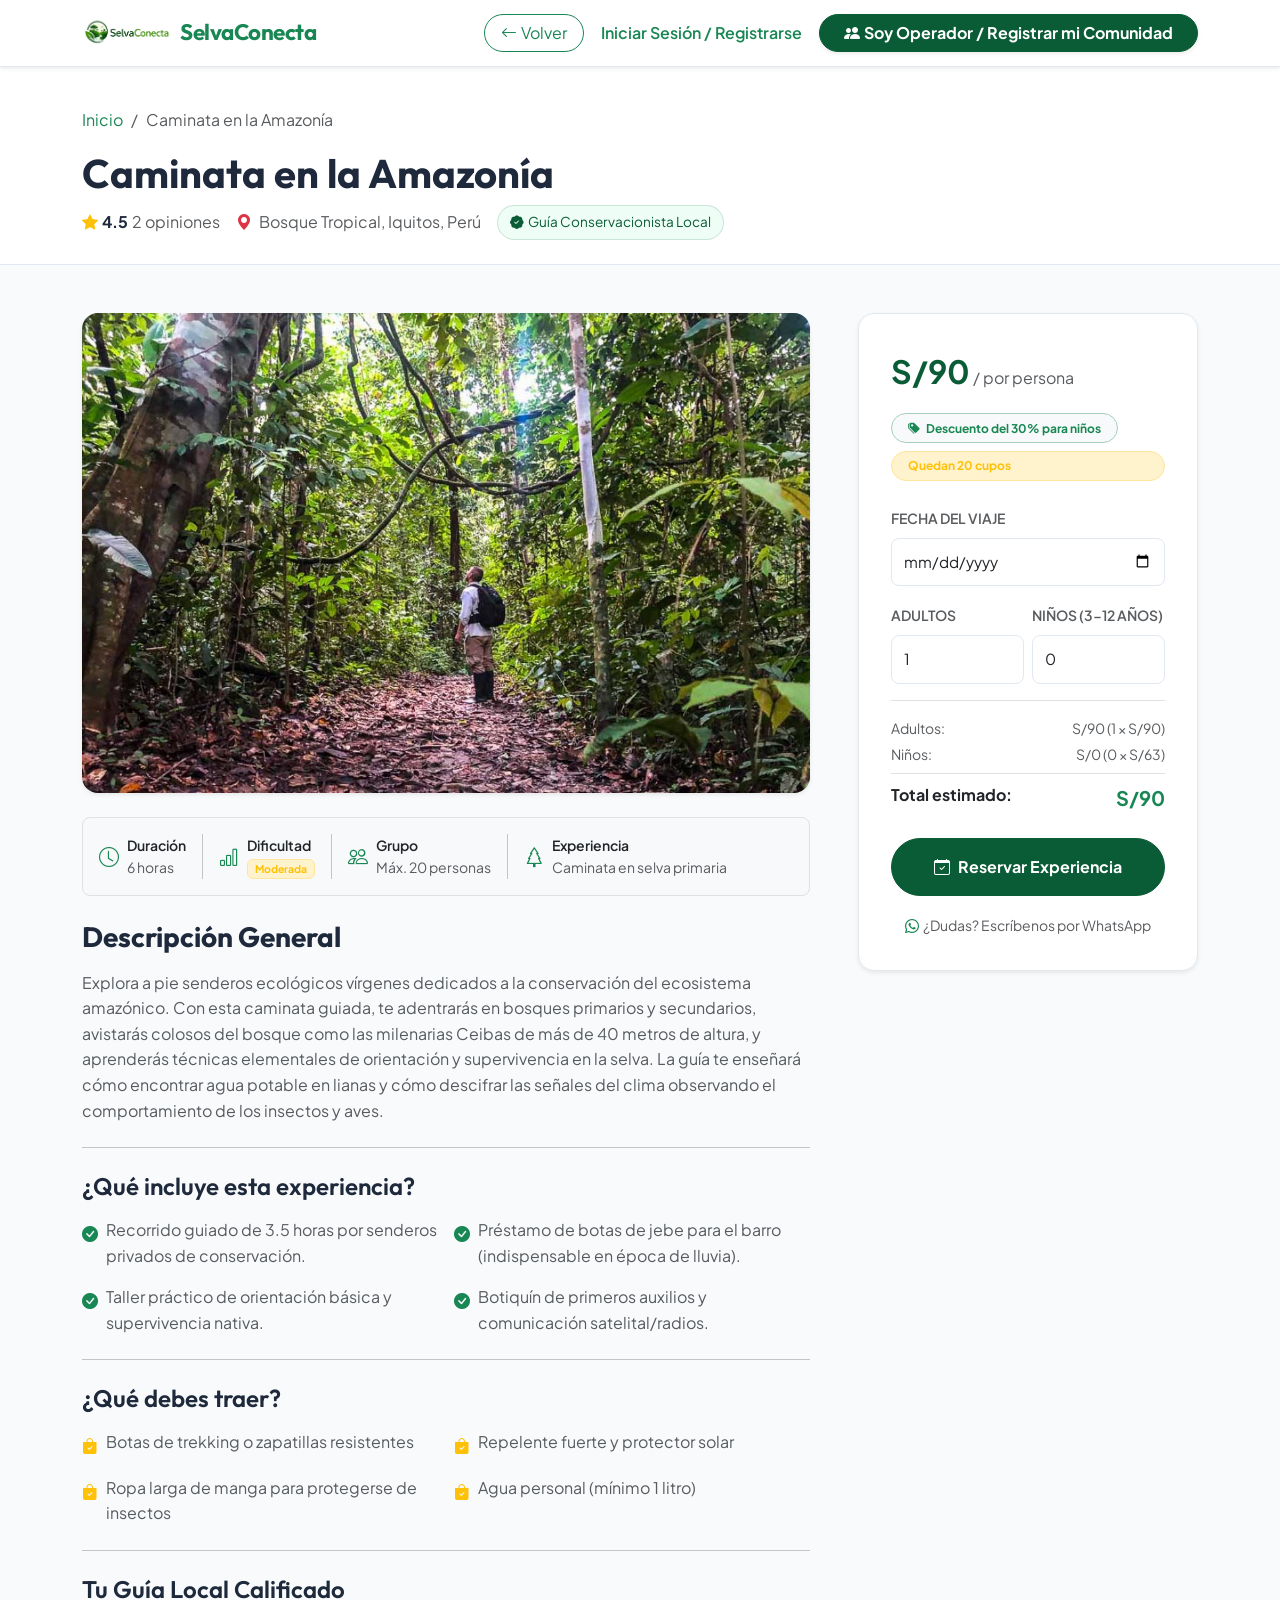
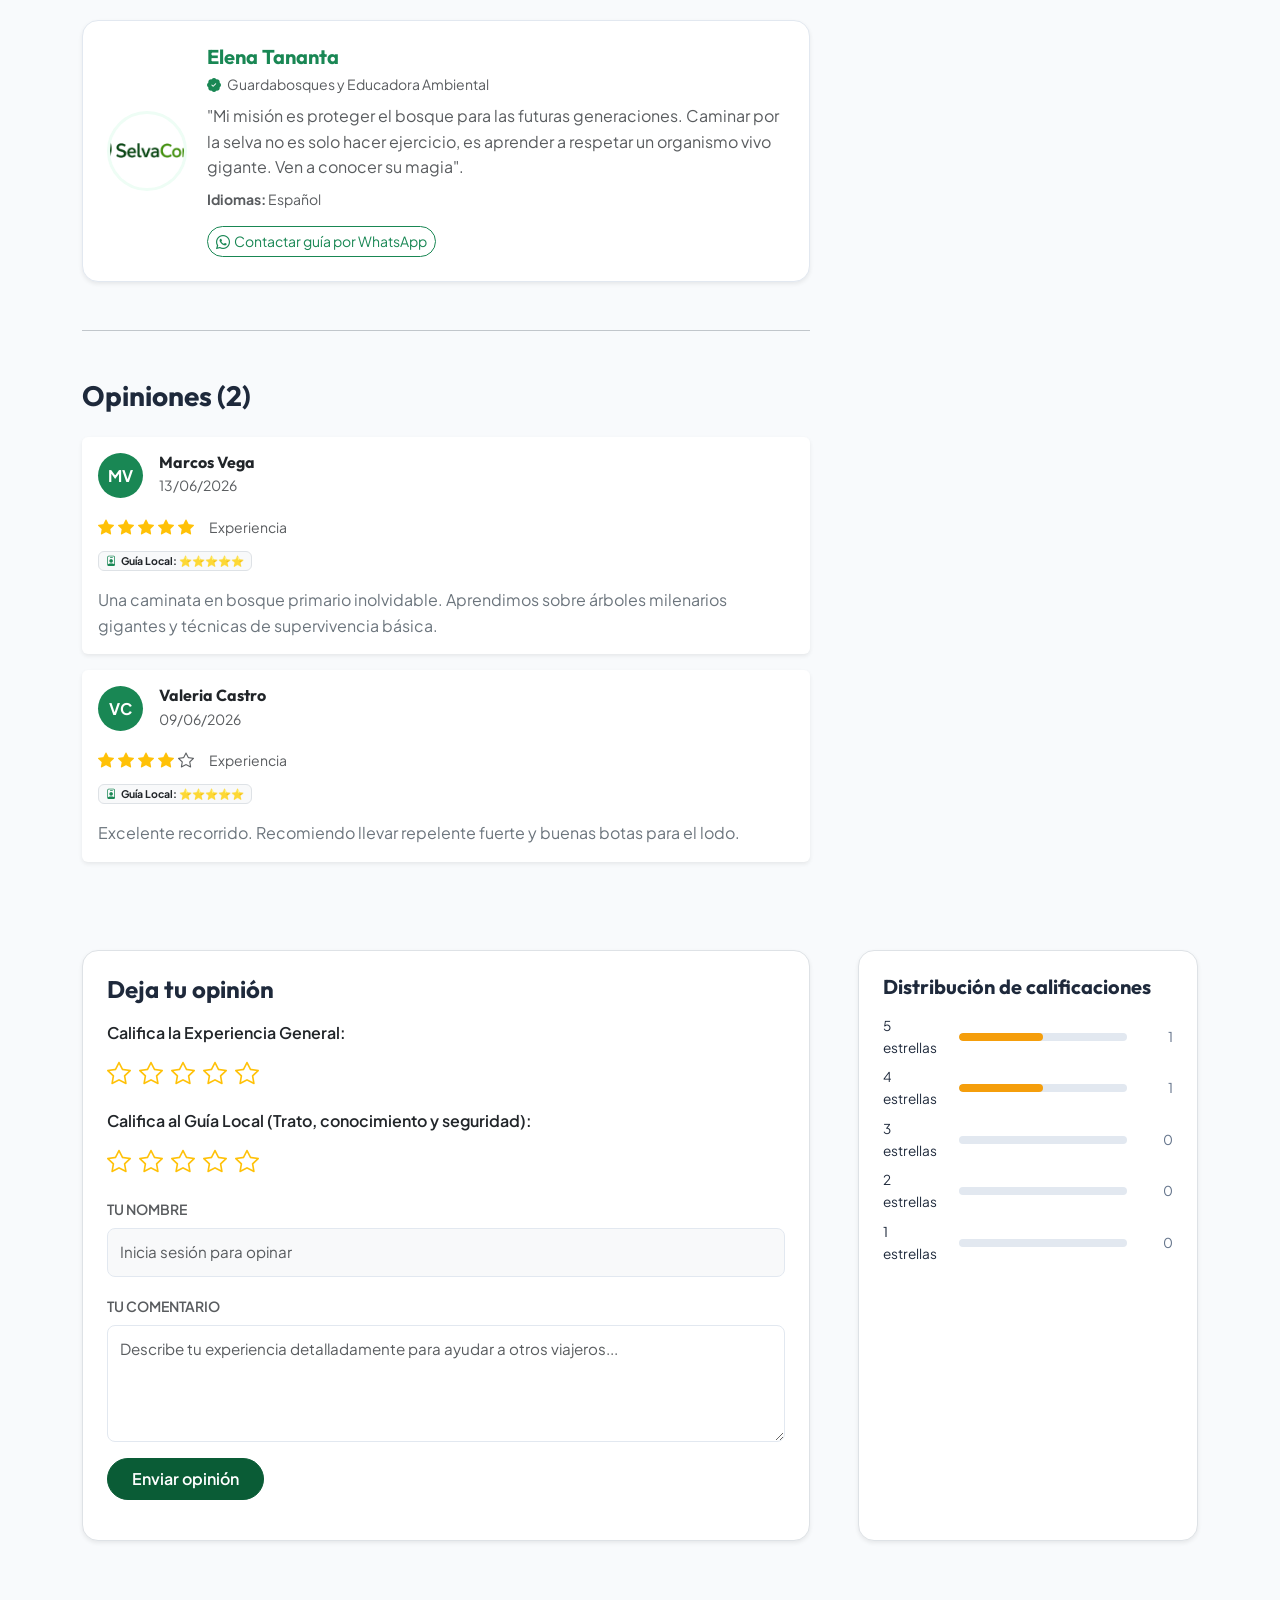
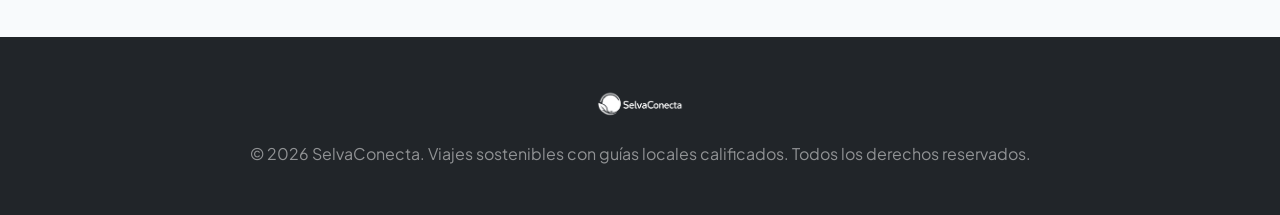
<file: detalleCaminata.html>
<!DOCTYPE html>
<html lang="es">
<head>
    <meta charset="UTF-8">
    <meta name="viewport" content="width=device-width, initial-scale=1.0">
    <title>Caminata en la Amazonía - SelvaConecta</title>
    <!-- Google Fonts -->
    <link rel="preconnect" href="https://fonts.googleapis.com">
    <link rel="preconnect" href="https://fonts.gstatic.com" crossorigin>
    <link href="https://fonts.googleapis.com/css2?family=Outfit:wght@400;500;600;700&family=Plus+Jakarta+Sans:wght@400;500;600;700&display=swap" rel="stylesheet">
    <!-- Bootstrap CSS -->
    <link href="https://cdn.jsdelivr.net/npm/bootstrap@5.3.3/dist/css/bootstrap.min.css" rel="stylesheet">
    <!-- Bootstrap Icons -->
    <link rel="stylesheet" href="https://cdn.jsdelivr.net/npm/bootstrap-icons@1.11.3/font/bootstrap-icons.min.css">
    <link rel="stylesheet" href="style.css">
</head>
<body>

<!-- Navbar -->
<nav class="navbar navbar-expand-lg bg-white shadow-sm sticky-top">
    <div class="container">
        <a class="navbar-brand d-flex align-items-center" href="#" role="button" data-bs-toggle="modal" data-bs-target="#modalEquipo" title="Sobre el equipo de SelvaConecta">
            <img src="logo.png" alt="SelvaConecta" class="logo">
            <span class="ms-2 brand-name font-outfit fw-bold text-success">SelvaConecta</span>
        </a>
        <button class="navbar-toggler" type="button" data-bs-toggle="collapse" data-bs-target="#navbarNav" aria-controls="navbarNav" aria-expanded="false" aria-label="Toggle navigation">
            <span class="navbar-toggler-icon"></span>
        </button>
        <div class="collapse navbar-collapse" id="navbarNav">
            <div class="ms-auto d-flex flex-column flex-lg-row align-items-lg-center gap-3 mt-2 mt-lg-0" id="navbar-buttons-container">
                <a href="index.html" class="btn btn-outline-success rounded-pill px-3" id="btn-back-home">
                    <i class="bi bi-arrow-left me-1"></i>Volver
                </a>
                <button class="btn btn-link text-success text-decoration-none fw-semibold p-0" id="btn-auth-tourist" data-bs-toggle="modal" data-bs-target="#authModal">
                    Iniciar Sesión / Registrarse
                </button>
                <a href="registro_operador.html" class="btn btn-success rounded-pill px-4 fw-bold shadow-sm" id="btn-reg-operator">
                    <i class="bi bi-people-fill me-1"></i>Soy Operador / Registrar mi Comunidad
                </a>
            </div>
        </div>
    </div>
</nav>

<!-- Header Info -->
<div class="detail-header-section">
    <div class="container">
        <nav aria-label="breadcrumb">
            <ol class="breadcrumb">
                <li class="breadcrumb-item"><a href="index.html" class="text-success text-decoration-none">Inicio</a></li>
                <li class="breadcrumb-item active" aria-current="page">Caminata en la Amazonía</li>
            </ol>
        </nav>
        <h1 class="font-outfit fw-bold mb-2">Caminata en la Amazonía</h1>
        <div class="d-flex flex-wrap align-items-center gap-3">
            <div class="d-flex align-items-center">
                <i class="bi bi-star-fill text-warning me-1"></i>
                <span class="fw-bold me-1">4.8</span>
                <span class="text-muted" id="reviews-count-header">18 opiniones</span>
            </div>
            <div class="text-muted"><i class="bi bi-geo-alt-fill text-danger me-1"></i> Bosque Tropical, Iquitos, Perú</div>
            <span class="badge-verificado"><i class="bi bi-patch-check-fill me-1"></i> Guía Conservacionista Local</span>
        </div>
    </div>
</div>

<!-- Main Content -->
<div class="container py-5">
    <div class="row g-5">
        
        <!-- Left Column: Details -->
        <div class="col-lg-8">
            <!-- Main Image -->
            <img src="caminata.jpg" class="detail-main-img shadow-sm mb-4" alt="Caminata en la Amazonía">
            
            <!-- Quick Info Strip -->
            <div class="d-flex flex-wrap gap-3 mb-4 p-3 bg-light rounded-3 border">
                <div class="d-flex align-items-center gap-2 text-muted small">
                    <i class="bi bi-clock text-success fs-5"></i>
                    <div><div class="fw-semibold text-dark">Duración</div>6 horas</div>
                </div>
                <div class="vr d-none d-sm-block"></div>
                <div class="d-flex align-items-center gap-2 text-muted small">
                    <i class="bi bi-bar-chart text-success fs-5"></i>
                    <div><div class="fw-semibold text-dark">Dificultad</div><span class="badge bg-warning-subtle text-warning border border-warning-subtle">Moderada</span></div>
                </div>
                <div class="vr d-none d-sm-block"></div>
                <div class="d-flex align-items-center gap-2 text-muted small">
                    <i class="bi bi-people text-success fs-5"></i>
                    <div><div class="fw-semibold text-dark">Grupo</div>Máx. 20 personas</div>
                </div>
                <div class="vr d-none d-sm-block"></div>
                <div class="d-flex align-items-center gap-2 text-muted small">
                    <i class="bi bi-tree text-success fs-5"></i>
                    <div><div class="fw-semibold text-dark">Experiencia</div>Caminata en selva primaria</div>
                </div>
            </div>

            <!-- Description -->
            <h3 class="font-outfit fw-bold mb-3">Descripción General</h3>
            <p class="text-muted fs-6 mb-4">
                Explora a pie senderos ecológicos vírgenes dedicados a la conservación del ecosistema amazónico. Con esta caminata guiada, te adentrarás en bosques primarios y secundarios, avistarás colosos del bosque como las milenarias Ceibas de más de 40 metros de altura, y aprenderás técnicas elementales de orientación y supervivencia en la selva. La guía te enseñará cómo encontrar agua potable en lianas y cómo descifrar las señales del clima observando el comportamiento de los insectos y aves.
            </p>
            
            <hr class="my-4">

            <!-- What's included -->
            <h4 class="font-outfit fw-semibold mb-3">¿Qué incluye esta experiencia?</h4>
            <div class="row g-3 mb-4 text-muted">
                <div class="col-md-6 d-flex align-items-start gap-2">
                    <i class="bi bi-check-circle-fill text-success mt-1"></i>
                    <div>Recorrido guiado de 3.5 horas por senderos privados de conservación.</div>
                </div>
                <div class="col-md-6 d-flex align-items-start gap-2">
                    <i class="bi bi-check-circle-fill text-success mt-1"></i>
                    <div>Préstamo de botas de jebe para el barro (indispensable en época de lluvia).</div>
                </div>
                <div class="col-md-6 d-flex align-items-start gap-2">
                    <i class="bi bi-check-circle-fill text-success mt-1"></i>
                    <div>Taller práctico de orientación básica y supervivencia nativa.</div>
                </div>
                <div class="col-md-6 d-flex align-items-start gap-2">
                    <i class="bi bi-check-circle-fill text-success mt-1"></i>
                    <div>Botiquín de primeros auxilios y comunicación satelital/radios.</div>
                </div>
            </div>


            <hr class="my-4">

            <!-- What to bring -->
            <h4 class="font-outfit fw-semibold mb-3">¿Qué debes traer?</h4>
            <div class="row g-3 mb-4 text-muted">
                <div class="col-md-6 d-flex align-items-start gap-2">
                    <i class="bi bi-bag-check-fill text-warning mt-1"></i>
                    <div>Botas de trekking o zapatillas resistentes</div>
                </div>
                <div class="col-md-6 d-flex align-items-start gap-2">
                    <i class="bi bi-bag-check-fill text-warning mt-1"></i>
                    <div>Repelente fuerte y protector solar</div>
                </div>
                <div class="col-md-6 d-flex align-items-start gap-2">
                    <i class="bi bi-bag-check-fill text-warning mt-1"></i>
                    <div>Ropa larga de manga para protegerse de insectos</div>
                </div>
                <div class="col-md-6 d-flex align-items-start gap-2">
                    <i class="bi bi-bag-check-fill text-warning mt-1"></i>
                    <div>Agua personal (mínimo 1 litro)</div>
                </div>
            </div>

            <hr class="my-4">

            <!-- Guide Profile -->
            <h4 class="font-outfit fw-semibold mb-3">Tu Guía Local Calificado</h4>
            <div class="guide-card shadow-sm mb-5">
                <a href="perfil_guia.html?id=elena">
                    <img src="logo.png" class="guide-avatar cursor-pointer" alt="Elena Tananta" id="guide-photo-placeholder">
                </a>
                <div>
                    <h5 class="mb-1 font-outfit fw-bold text-success">
                        <a href="perfil_guia.html?id=elena" class="text-success text-decoration-none">Elena Tananta</a>
                    </h5>
                    <p class="text-muted small mb-2"><i class="bi bi-patch-check-fill text-success me-1"></i> Guardabosques y Educadora Ambiental</p>
                    <p class="mb-0 text-muted fs-6">
                        "Mi misión es proteger el bosque para las futuras generaciones. Caminar por la selva no es solo hacer ejercicio, es aprender a respetar un organismo vivo gigante. Ven a conocer su magia".
                    </p>
                    <div class="mt-2 text-muted small"><strong>Idiomas:</strong> Español</div>
                    <a href="https://wa.me/51987654321" target="_blank" class="btn btn-sm btn-outline-success rounded-pill mt-3 d-inline-flex align-items-center gap-1">
                        <i class="bi bi-whatsapp"></i> Contactar guía por WhatsApp
                    </a>
                </div>
            </div>

            <!-- Review List Section -->
            <hr class="my-5">
            <div class="d-flex justify-content-between align-items-center mb-4">
                <h3 class="font-outfit fw-bold mb-0" id="comment-count-title">Opiniones (18)</h3>
            </div>
            
            <div id="comments-list">
                <!-- Loaded dynamically by JS -->
            </div>
        </div>

        <!-- Right Column: Booking Widget -->
        <div class="col-lg-4">
            <div class="booking-widget sticky-widget shadow-sm">
                <div class="mb-3">
                    <span class="price-tag">S/90</span>
                    <span class="text-muted"> / por persona</span>
                </div>
                <div class="badge bg-light text-success border border-success-subtle mb-2 px-3 py-2 rounded-pill">
                    <i class="bi bi-tags-fill me-1"></i> Descuento del 30% para niños
                </div>
                <div class="badge bg-warning-subtle text-warning border border-warning-subtle mb-4 px-3 py-2 rounded-pill d-block text-start" id="cupos-disponibles">
                    <i class="bi bi-people me-1"></i> Calculando cupos...
                </div>

                <form id="booking-form">
                    <div id="booking-fields">
                        <div class="mb-3">
                            <label for="booking-date" class="form-label fw-semibold text-muted small">FECHA DEL VIAJE</label>
                            <input type="date" id="booking-date" class="form-control booking-input" required>
                            <div class="invalid-feedback text-danger small mt-1"></div>
                        </div>

                        <div class="row g-2 mb-3">
                            <div class="col-6">
                                <label for="booking-adults" class="form-label fw-semibold text-muted small">ADULTOS</label>
                                <input type="number" id="booking-adults" class="form-control booking-input" min="1" max="15" value="1" required>
                                <div class="invalid-feedback text-danger small mt-1"></div>
                            </div>
                            <div class="col-6">
                                <label for="booking-children" class="form-label fw-semibold text-muted small">NIÑOS (3-12 AÑOS)</label>
                                <input type="number" id="booking-children" class="form-control booking-input" min="0" max="15" value="0">
                            </div>
                        </div>

                        <!-- Contact details removed and moved to Tourist Auth Modal -->

                        <!-- Price Breakdown -->
                        <div class="border-top pt-3 mb-4">
                            <div class="d-flex justify-content-between mb-1 text-muted small">
                                <span>Adultos:</span>
                                <span id="adult-price-summary">S/90 (1 × S/90)</span>
                            </div>
                            <div class="d-flex justify-content-between mb-2 text-muted small">
                                <span>Niños:</span>
                                <span id="child-price-summary">S/0 (0 × S/63)</span>
                            </div>
                            <div class="d-flex justify-content-between pt-2 border-top">
                                <strong class="text-dark">Total estimado:</strong>
                                <strong class="fs-5 text-success" id="total-price">S/90</strong>
                            </div>
                        </div>

                        <button type="submit" class="btn btn-success w-100 py-3 rounded-pill fw-bold">
                            <i class="bi bi-calendar-check me-2"></i>Reservar Experiencia
                        </button>
                        <div class="text-center mt-3">
                            <a href="https://wa.me/51987654321" target="_blank" class="text-muted small text-decoration-none">
                                <i class="bi bi-whatsapp text-success me-1"></i>¿Dudas? Escríbenos por WhatsApp
                            </a>
                        </div>
                    </div>

                    <!-- Booking Success State -->
                    <div id="booking-success" class="booking-success-view d-none">
                        <div class="success-icon-wrapper">
                            <i class="bi bi-check-lg"></i>
                        </div>
                        <h4 class="font-outfit fw-bold text-success mb-2">¡Reserva Registrada!</h4>
                        <p class="text-muted small mb-4">Tu solicitud ha sido enviada con éxito al guía local calificado.</p>
                        
                        <div class="bg-light p-3 rounded-3 text-start mb-4 text-muted small">
                            <div class="mb-2"><strong>Código:</strong> <span class="text-dark fw-bold" id="success-ref"></span></div>
                            <div class="mb-2"><strong>Fecha:</strong> <span class="text-dark" id="success-date"></span></div>
                            <div class="mb-2"><strong>Viajeros:</strong> <span class="text-dark" id="success-travelers"></span></div>
                            <div class="mb-2"><strong>Total:</strong> <span class="text-dark fw-semibold" id="success-total"></span></div>
                            <div class="mb-2"><strong>Confirmación enviada a:</strong> <span class="text-dark" id="success-email"></span></div>
                            <div class="mb-0"><strong>Método de pago:</strong> <span class="text-dark" id="success-payment"></span></div>
                        </div>

                        <p class="text-muted small mb-0">La guía se comunicará contigo vía WhatsApp en las próximas horas para coordinar la talla de las botas de jebe y el punto de encuentro en la reserva.</p>
                    </div>
                </form>
            </div>
        </div>

    </div>

    <!-- Review Form and Distributions -->
    <div class="row g-5 mt-4">
        <div class="col-lg-8">
            <div class="bg-white p-4 rounded-4 border shadow-sm">
                <h4 class="font-outfit fw-bold mb-3">Deja tu opinión</h4>
                <form id="comment-form">
                    <div class="mb-3">
    <label class="form-label fw-semibold text-dark">Califica la Experiencia General:</label>
    <div class="rating-stars d-flex gap-2 fs-4 text-warning">
        <input type="radio" name="comment-rating" value="1" id="star1" class="d-none"><label for="star1" class="bi bi-star cursor-pointer"></label>
        <input type="radio" name="comment-rating" value="2" id="star2" class="d-none"><label for="star2" class="bi bi-star cursor-pointer"></label>
        <input type="radio" name="comment-rating" value="3" id="star3" class="d-none"><label for="star3" class="bi bi-star cursor-pointer"></label>
        <input type="radio" name="comment-rating" value="4" id="star4" class="d-none"><label for="star4" class="bi bi-star cursor-pointer"></label>
        <input type="radio" name="comment-rating" value="5" id="star5" class="d-none"><label for="star5" class="bi bi-star cursor-pointer"></label>
    </div>
</div>

<div class="mb-3">
    <label class="form-label fw-semibold text-dark">Califica al Guía Local (Trato, conocimiento y seguridad):</label>
    <div class="rating-stars-guide d-flex gap-2 fs-4 text-warning">
        <input type="radio" name="guide-rating" value="1" id="gstar1" class="d-none"><label for="gstar1" class="bi bi-star cursor-pointer"></label>
        <input type="radio" name="guide-rating" value="2" id="gstar2" class="d-none"><label for="gstar2" class="bi bi-star cursor-pointer"></label>
        <input type="radio" name="guide-rating" value="3" id="gstar3" class="d-none"><label for="gstar3" class="bi bi-star cursor-pointer"></label>
        <input type="radio" name="guide-rating" value="4" id="gstar4" class="d-none"><label for="gstar4" class="bi bi-star cursor-pointer"></label>
        <input type="radio" name="guide-rating" value="5" id="gstar5" class="d-none"><label for="gstar5" class="bi bi-star cursor-pointer"></label>
    </div>
</div>
                  

                    <div class="mb-3">
                        <label class="form-label fw-semibold text-muted small">TU NOMBRE</label>
                        <input type="text" id="comment-author-name" class="form-control booking-input bg-light" placeholder="Inicia sesión para opinar" readonly disabled>
                    </div>
                    <div class="mb-3">
                        <label for="comment-text" class="form-label fw-semibold text-muted small">TU COMENTARIO</label>
                        <textarea id="comment-text" rows="4" class="form-control booking-input" placeholder="Describe tu experiencia detalladamente para ayudar a otros viajeros..." required></textarea>
                        <div id="comment-text-error" class="text-danger small mt-1" style="display:none;"></div>
                    </div>
                   
                    <button type="submit" class="btn btn-success px-4 py-2 rounded-pill fw-semibold">
                        Enviar opinión
                    </button>
                    <div class="mb-3">
    </div>


                </form>
            </div>
        </div>
        <div class="col-lg-4">
            <div class="bg-white p-4 rounded-4 border shadow-sm h-100">
                <h5 class="font-outfit fw-bold mb-3">Distribución de calificaciones</h5>
                <div id="ratings-distribution-list">
                    <!-- Loaded dynamically by JS -->
                </div>
            </div>
        </div>
    </div>
</div>

<!-- Footer -->
<footer class="bg-dark text-light py-5 mt-5">
    <div class="container text-center">
        <img src="logo.png" alt="SelvaConecta" class="logo mb-3 filter-white" style="height: 40px; width: auto;">
        <p class="mb-0 text-white-50">&copy; 2026 SelvaConecta. Viajes sostenibles con guías locales calificados. Todos los derechos reservados.</p>
    </div>
</footer>

<!-- Scripts -->
<script src="https://cdn.jsdelivr.net/npm/bootstrap@5.3.3/dist/js/bootstrap.bundle.min.js"></script>
<script src="db.js"></script>
<script src="auth.js"></script>
<script src="detalle.js"></script>

<div class="toast-container position-fixed bottom-0 end-0 p-3">
  <div id="appToast" class="toast align-items-center text-bg-danger border-0" role="alert" aria-live="assertive" aria-atomic="true">
    <div class="d-flex">
      <div class="toast-body" id="toast-message">
        Mensaje de error aquí.
      </div>
      <button type="button" class="btn-close btn-close-white me-2 m-auto" data-bs-dismiss="toast" aria-label="Cerrar"></button>
    </div>
  </div>
</div>


<!-- Modal: Equipo / Acerca de SelvaConecta -->
<div class="modal fade" id="modalEquipo" tabindex="-1" aria-labelledby="modalEquipoLabel" aria-hidden="true">
    <div class="modal-dialog modal-dialog-centered">
        <div class="modal-content team-modal-content">
            <div class="modal-header border-0 pb-0">
                <h5 class="modal-title font-outfit fw-bold text-success" id="modalEquipoLabel">
                    <i class="bi bi-people-fill me-2"></i>Nuestro Equipo
                </h5>
                <button type="button" class="btn-close" data-bs-dismiss="modal" aria-label="Cerrar"></button>
            </div>
            <div class="modal-body pt-2">
                <p class="text-muted small mb-4">
                    SelvaConecta conecta a viajeros con experiencias auténticas de turismo vivencial junto a comunidades de la Amazonía peruana.
                </p>
                <div class="d-flex flex-column gap-3">
                    <div class="d-flex align-items-center team-member-row">
                        <div class="team-avatar">D</div>
                        <div class="ms-3">
                            <div class="fw-bold">Diego</div>
                            <div class="small text-muted">Equipo de desarrollo</div>
                        </div>
                    </div>
                    <div class="d-flex align-items-center team-member-row">
                        <div class="team-avatar">A</div>
                        <div class="ms-3">
                            <div class="fw-bold">Andre</div>
                            <div class="small text-muted">Equipo de desarrollo</div>
                        </div>
                    </div>
                    <div class="d-flex align-items-center team-member-row">
                        <div class="team-avatar">J</div>
                        <div class="ms-3">
                            <div class="fw-bold">Jhen</div>
                            <div class="small text-muted">Equipo de desarrollo</div>
                        </div>
                    </div>
                    <div class="d-flex align-items-center team-member-row">
                        <div class="team-avatar">M</div>
                        <div class="ms-3">
                            <div class="fw-bold">Marcio</div>
                            <div class="small text-muted">Equipo de desarrollo</div>
                        </div>
                    </div>
                </div>
            </div>
            <div class="modal-footer flex-column border-0 pt-0 team-modal-footer">
                <hr class="w-100">
                <p class="small text-muted mb-1 text-center w-100">
                    &copy; <span id="anioActual"></span> SelvaConecta. Todos los derechos reservados.
                </p>
                <p class="small text-muted mb-0 text-center w-100">
                    Hecho con <i class="bi bi-heart-fill text-danger"></i> en la Amazonía peruana
                </p>
            </div>
        </div>
    </div>
</div>
<script>
    document.addEventListener('DOMContentLoaded', function () {
        var anioEl = document.getElementById('anioActual');
        if (anioEl) { anioEl.textContent = new Date().getFullYear(); }
    });
</script>
</body>
</html>
</file>
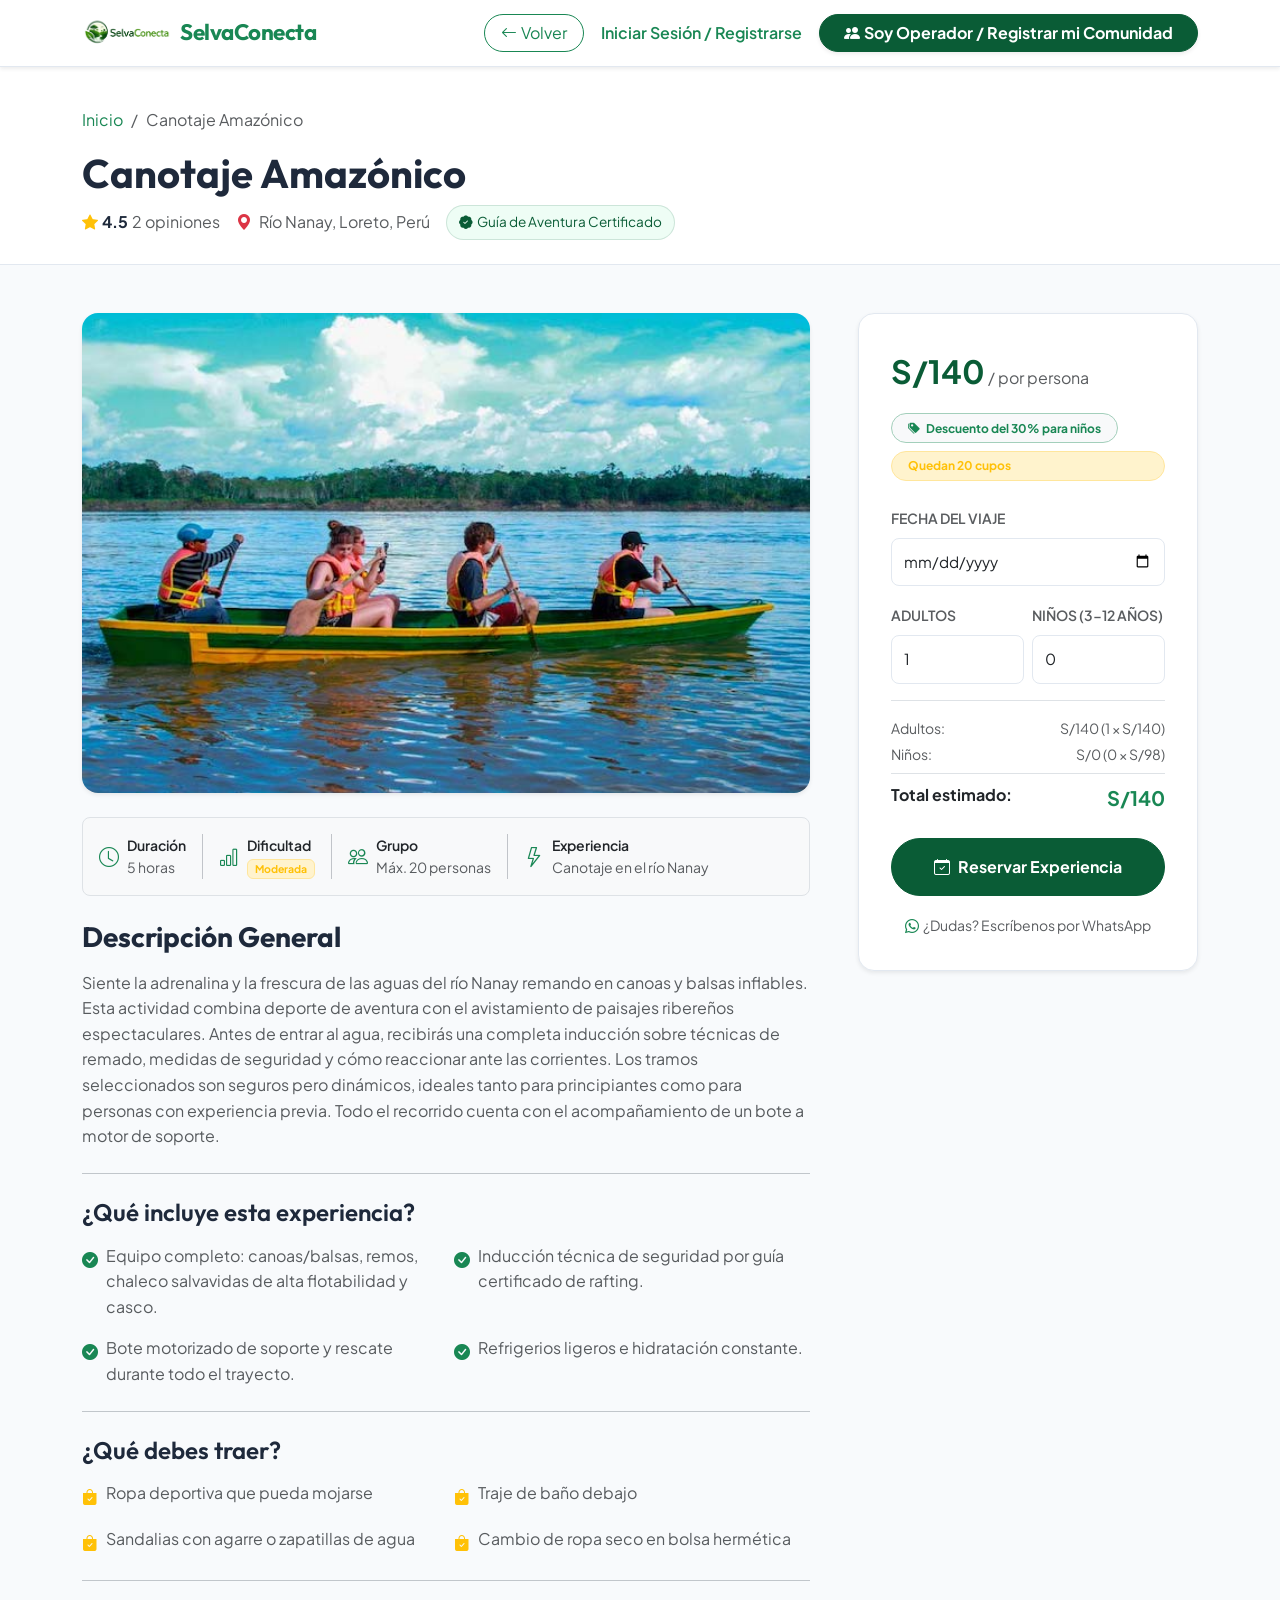
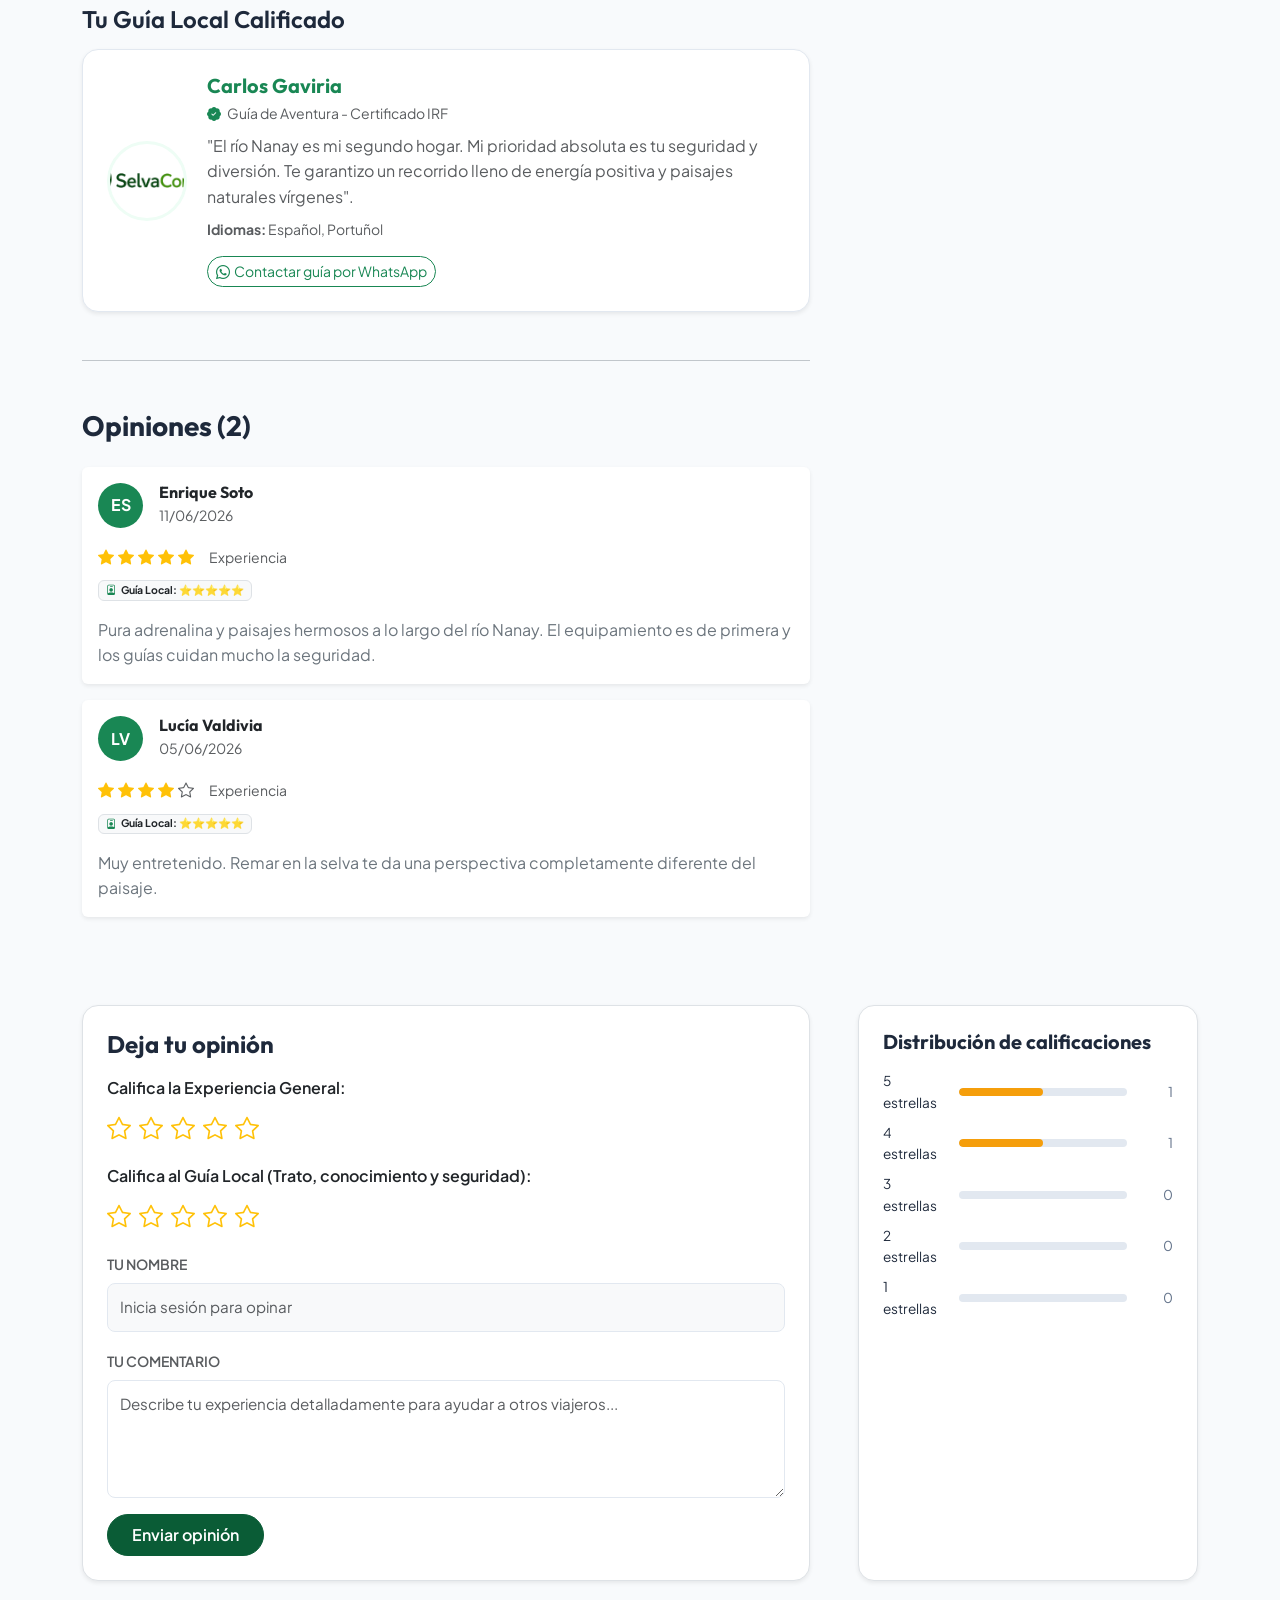
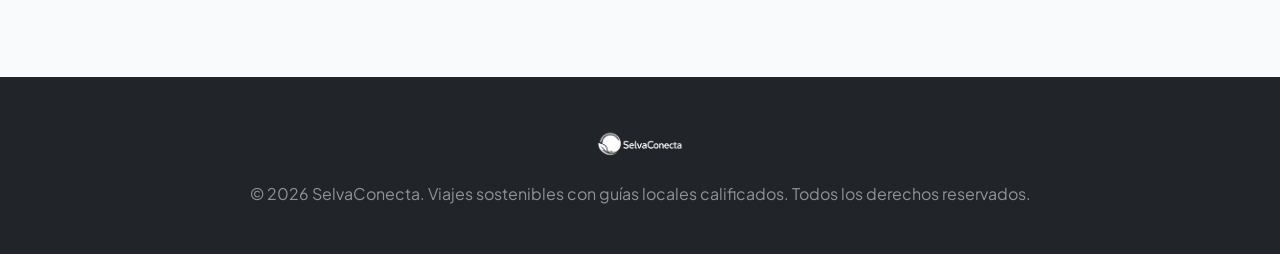
<file: detalleCanotaje.html>
<!DOCTYPE html>
<html lang="es">
<head>
    <meta charset="UTF-8">
    <meta name="viewport" content="width=device-width, initial-scale=1.0">
    <title>Canotaje Amazónico - SelvaConecta</title>
    <!-- Google Fonts -->
    <link rel="preconnect" href="https://fonts.googleapis.com">
    <link rel="preconnect" href="https://fonts.gstatic.com" crossorigin>
    <link href="https://fonts.googleapis.com/css2?family=Outfit:wght@400;500;600;700&family=Plus+Jakarta+Sans:wght@400;500;600;700&display=swap" rel="stylesheet">
    <!-- Bootstrap CSS -->
    <link href="https://cdn.jsdelivr.net/npm/bootstrap@5.3.3/dist/css/bootstrap.min.css" rel="stylesheet">
    <!-- Bootstrap Icons -->
    <link rel="stylesheet" href="https://cdn.jsdelivr.net/npm/bootstrap-icons@1.11.3/font/bootstrap-icons.min.css">
    <link rel="stylesheet" href="style.css">
</head>
<body>

<!-- Navbar -->
<nav class="navbar navbar-expand-lg bg-white shadow-sm sticky-top">
    <div class="container">
        <a class="navbar-brand d-flex align-items-center" href="#" role="button" data-bs-toggle="modal" data-bs-target="#modalEquipo" title="Sobre el equipo de SelvaConecta">
            <img src="logo.png" alt="SelvaConecta" class="logo">
            <span class="ms-2 brand-name font-outfit fw-bold text-success">SelvaConecta</span>
        </a>
        <button class="navbar-toggler" type="button" data-bs-toggle="collapse" data-bs-target="#navbarNav" aria-controls="navbarNav" aria-expanded="false" aria-label="Toggle navigation">
            <span class="navbar-toggler-icon"></span>
        </button>
        <div class="collapse navbar-collapse" id="navbarNav">
            <div class="ms-auto d-flex flex-column flex-lg-row align-items-lg-center gap-3 mt-2 mt-lg-0" id="navbar-buttons-container">
                <a href="index.html" class="btn btn-outline-success rounded-pill px-3" id="btn-back-home">
                    <i class="bi bi-arrow-left me-1"></i>Volver
                </a>
                <button class="btn btn-link text-success text-decoration-none fw-semibold p-0" id="btn-auth-tourist" data-bs-toggle="modal" data-bs-target="#authModal">
                    Iniciar Sesión / Registrarse
                </button>
                <a href="registro_operador.html" class="btn btn-success rounded-pill px-4 fw-bold shadow-sm" id="btn-reg-operator">
                    <i class="bi bi-people-fill me-1"></i>Soy Operador / Registrar mi Comunidad
                </a>
            </div>
        </div>
    </div>
</nav>

<!-- Header Info -->
<div class="detail-header-section">
    <div class="container">
        <nav aria-label="breadcrumb">
            <ol class="breadcrumb">
                <li class="breadcrumb-item"><a href="index.html" class="text-success text-decoration-none">Inicio</a></li>
                <li class="breadcrumb-item active" aria-current="page">Canotaje Amazónico</li>
            </ol>
        </nav>
        <h1 class="font-outfit fw-bold mb-2">Canotaje Amazónico</h1>
        <div class="d-flex flex-wrap align-items-center gap-3">
            <div class="d-flex align-items-center">
                <i class="bi bi-star-fill text-warning me-1"></i>
                <span class="fw-bold me-1">4.6</span>
                <span class="text-muted" id="reviews-count-header">15 opiniones</span>
            </div>
            <div class="text-muted"><i class="bi bi-geo-alt-fill text-danger me-1"></i> Río Nanay, Loreto, Perú</div>
            <span class="badge-verificado"><i class="bi bi-patch-check-fill me-1"></i> Guía de Aventura Certificado</span>
        </div>
    </div>
</div>

<!-- Main Content -->
<div class="container py-5">
    <div class="row g-5">
        
        <!-- Left Column: Details -->
        <div class="col-lg-8">
            <!-- Main Image -->
            <img src="canotaje.jpg" class="detail-main-img shadow-sm mb-4" alt="Canotaje Amazónico">
            
            <!-- Quick Info Strip -->
            <div class="d-flex flex-wrap gap-3 mb-4 p-3 bg-light rounded-3 border">
                <div class="d-flex align-items-center gap-2 text-muted small">
                    <i class="bi bi-clock text-success fs-5"></i>
                    <div><div class="fw-semibold text-dark">Duración</div>5 horas</div>
                </div>
                <div class="vr d-none d-sm-block"></div>
                <div class="d-flex align-items-center gap-2 text-muted small">
                    <i class="bi bi-bar-chart text-success fs-5"></i>
                    <div><div class="fw-semibold text-dark">Dificultad</div><span class="badge bg-warning-subtle text-warning border border-warning-subtle">Moderada</span></div>
                </div>
                <div class="vr d-none d-sm-block"></div>
                <div class="d-flex align-items-center gap-2 text-muted small">
                    <i class="bi bi-people text-success fs-5"></i>
                    <div><div class="fw-semibold text-dark">Grupo</div>Máx. 20 personas</div>
                </div>
                <div class="vr d-none d-sm-block"></div>
                <div class="d-flex align-items-center gap-2 text-muted small">
                    <i class="bi bi-lightning text-success fs-5"></i>
                    <div><div class="fw-semibold text-dark">Experiencia</div>Canotaje en el río Nanay</div>
                </div>
            </div>

            <!-- Description -->
            <h3 class="font-outfit fw-bold mb-3">Descripción General</h3>
            <p class="text-muted fs-6 mb-4">
                Siente la adrenalina y la frescura de las aguas del río Nanay remando en canoas y balsas inflables. Esta actividad combina deporte de aventura con el avistamiento de paisajes ribereños espectaculares. Antes de entrar al agua, recibirás una completa inducción sobre técnicas de remado, medidas de seguridad y cómo reaccionar ante las corrientes. Los tramos seleccionados son seguros pero dinámicos, ideales tanto para principiantes como para personas con experiencia previa. Todo el recorrido cuenta con el acompañamiento de un bote a motor de soporte.
            </p>

            <hr class="my-4">

            <!-- What's included -->
            <h4 class="font-outfit fw-semibold mb-3">¿Qué incluye esta experiencia?</h4>
            <div class="row g-3 mb-4 text-muted">
                <div class="col-md-6 d-flex align-items-start gap-2">
                    <i class="bi bi-check-circle-fill text-success mt-1"></i>
                    <div>Equipo completo: canoas/balsas, remos, chaleco salvavidas de alta flotabilidad y casco.</div>
                </div>
                <div class="col-md-6 d-flex align-items-start gap-2">
                    <i class="bi bi-check-circle-fill text-success mt-1"></i>
                    <div>Inducción técnica de seguridad por guía certificado de rafting.</div>
                </div>
                <div class="col-md-6 d-flex align-items-start gap-2">
                    <i class="bi bi-check-circle-fill text-success mt-1"></i>
                    <div>Bote motorizado de soporte y rescate durante todo el trayecto.</div>
                </div>
                <div class="col-md-6 d-flex align-items-start gap-2">
                    <i class="bi bi-check-circle-fill text-success mt-1"></i>
                    <div>Refrigerios ligeros e hidratación constante.</div>
                </div>
            </div>


            <hr class="my-4">

            <!-- What to bring -->
            <h4 class="font-outfit fw-semibold mb-3">¿Qué debes traer?</h4>
            <div class="row g-3 mb-4 text-muted">
                <div class="col-md-6 d-flex align-items-start gap-2">
                    <i class="bi bi-bag-check-fill text-warning mt-1"></i>
                    <div>Ropa deportiva que pueda mojarse</div>
                </div>
                <div class="col-md-6 d-flex align-items-start gap-2">
                    <i class="bi bi-bag-check-fill text-warning mt-1"></i>
                    <div>Traje de baño debajo</div>
                </div>
                <div class="col-md-6 d-flex align-items-start gap-2">
                    <i class="bi bi-bag-check-fill text-warning mt-1"></i>
                    <div>Sandalias con agarre o zapatillas de agua</div>
                </div>
                <div class="col-md-6 d-flex align-items-start gap-2">
                    <i class="bi bi-bag-check-fill text-warning mt-1"></i>
                    <div>Cambio de ropa seco en bolsa hermética</div>
                </div>
            </div>

            <hr class="my-4">

            <!-- Guide Profile -->
            <h4 class="font-outfit fw-semibold mb-3">Tu Guía Local Calificado</h4>
            <div class="guide-card shadow-sm mb-5">
                <a href="perfil_guia.html?id=carlos">
                    <img src="logo.png" class="guide-avatar cursor-pointer" alt="Carlos Gaviria" id="guide-photo-placeholder">
                </a>
                <div>
                    <h5 class="mb-1 font-outfit fw-bold text-success">
                        <a href="perfil_guia.html?id=carlos" class="text-success text-decoration-none">Carlos Gaviria</a>
                    </h5>
                    <p class="text-muted small mb-2"><i class="bi bi-patch-check-fill text-success me-1"></i> Guía de Aventura - Certificado IRF</p>
                    <p class="mb-0 text-muted fs-6">
                        "El río Nanay es mi segundo hogar. Mi prioridad absoluta es tu seguridad y diversión. Te garantizo un recorrido lleno de energía positiva y paisajes naturales vírgenes".
                    </p>
                    <div class="mt-2 text-muted small"><strong>Idiomas:</strong> Español, Portuñol</div>
                    <a href="https://wa.me/51987654321" target="_blank" class="btn btn-sm btn-outline-success rounded-pill mt-3 d-inline-flex align-items-center gap-1">
                        <i class="bi bi-whatsapp"></i> Contactar guía por WhatsApp
                    </a>
                </div>
            </div>

            <!-- Review List Section -->
            <hr class="my-5">
            <div class="d-flex justify-content-between align-items-center mb-4">
                <h3 class="font-outfit fw-bold mb-0" id="comment-count-title">Opiniones (15)</h3>
            </div>
            
            <div id="comments-list">
                <!-- Loaded dynamically by JS -->
            </div>
        </div>

        <!-- Right Column: Booking Widget -->
        <div class="col-lg-4">
            <div class="booking-widget sticky-widget shadow-sm">
                <div class="mb-3">
                    <span class="price-tag">S/140</span>
                    <span class="text-muted"> / por persona</span>
                </div>
                <div class="badge bg-light text-success border border-success-subtle mb-2 px-3 py-2 rounded-pill">
                    <i class="bi bi-tags-fill me-1"></i> Descuento del 30% para niños
                </div>
                <div class="badge bg-warning-subtle text-warning border border-warning-subtle mb-4 px-3 py-2 rounded-pill d-block text-start" id="cupos-disponibles">
                    <i class="bi bi-people me-1"></i> Calculando cupos...
                </div>

                <form id="booking-form">
                    <div id="booking-fields">
                        <div class="mb-3">
                            <label for="booking-date" class="form-label fw-semibold text-muted small">FECHA DEL VIAJE</label>
                            <input type="date" id="booking-date" class="form-control booking-input" required>
                            <div class="invalid-feedback text-danger small mt-1"></div>
                        </div>

                        <div class="row g-2 mb-3">
                            <div class="col-6">
                                <label for="booking-adults" class="form-label fw-semibold text-muted small">ADULTOS</label>
                                <input type="number" id="booking-adults" class="form-control booking-input" min="1" max="15" value="1" required>
                                <div class="invalid-feedback text-danger small mt-1"></div>
                            </div>
                            <div class="col-6">
                                <label for="booking-children" class="form-label fw-semibold text-muted small">NIÑOS (3-12 AÑOS)</label>
                                <input type="number" id="booking-children" class="form-control booking-input" min="0" max="15" value="0">
                            </div>
                        </div>

                        <!-- Contact details removed and moved to Tourist Auth Modal -->

                        <!-- Price Breakdown -->
                        <div class="border-top pt-3 mb-4">
                            <div class="d-flex justify-content-between mb-1 text-muted small">
                                <span>Adultos:</span>
                                <span id="adult-price-summary">S/140 (1 × S/140)</span>
                            </div>
                            <div class="d-flex justify-content-between mb-2 text-muted small">
                                <span>Niños:</span>
                                <span id="child-price-summary">S/0 (0 × S/98)</span>
                            </div>
                            <div class="d-flex justify-content-between pt-2 border-top">
                                <strong class="text-dark">Total estimado:</strong>
                                <strong class="fs-5 text-success" id="total-price">S/140</strong>
                            </div>
                        </div>

                        <button type="submit" class="btn btn-success w-100 py-3 rounded-pill fw-bold">
                            <i class="bi bi-calendar-check me-2"></i>Reservar Experiencia
                        </button>
                        <div class="text-center mt-3">
                            <a href="https://wa.me/51987654321" target="_blank" class="text-muted small text-decoration-none">
                                <i class="bi bi-whatsapp text-success me-1"></i>¿Dudas? Escríbenos por WhatsApp
                            </a>
                        </div>
                    </div>

                    <!-- Booking Success State -->
                    <div id="booking-success" class="booking-success-view d-none">
                        <div class="success-icon-wrapper">
                            <i class="bi bi-check-lg"></i>
                        </div>
                        <h4 class="font-outfit fw-bold text-success mb-2">¡Reserva Registrada!</h4>
                        <p class="text-muted small mb-4">Tu solicitud ha sido enviada con éxito al guía local calificado.</p>
                        
                        <div class="bg-light p-3 rounded-3 text-start mb-4 text-muted small">
                            <div class="mb-2"><strong>Código:</strong> <span class="text-dark fw-bold" id="success-ref"></span></div>
                            <div class="mb-2"><strong>Fecha:</strong> <span class="text-dark" id="success-date"></span></div>
                            <div class="mb-2"><strong>Viajeros:</strong> <span class="text-dark" id="success-travelers"></span></div>
                            <div class="mb-2"><strong>Total:</strong> <span class="text-dark fw-semibold" id="success-total"></span></div>
                            <div class="mb-2"><strong>Confirmación enviada a:</strong> <span class="text-dark" id="success-email"></span></div>
                            <div class="mb-0"><strong>Método de pago:</strong> <span class="text-dark" id="success-payment"></span></div>
                        </div>

                        <p class="text-muted small mb-0">El guía se comunicará contigo vía WhatsApp en las próximas horas para coordinar la vestimenta adecuada, punto de embarque e hidratación.</p>
                    </div>
                </form>
            </div>
        </div>

    </div>

    <!-- Review Form and Distributions -->
    <div class="row g-5 mt-4">
        <div class="col-lg-8">
            <div class="bg-white p-4 rounded-4 border shadow-sm">
                <h4 class="font-outfit fw-bold mb-3">Deja tu opinión</h4>
                <form id="comment-form">
                    <div class="mb-3">
    <label class="form-label fw-semibold text-dark">Califica la Experiencia General:</label>
    <div class="rating-stars d-flex gap-2 fs-4 text-warning">
        <input type="radio" name="comment-rating" value="1" id="star1" class="d-none"><label for="star1" class="bi bi-star cursor-pointer"></label>
        <input type="radio" name="comment-rating" value="2" id="star2" class="d-none"><label for="star2" class="bi bi-star cursor-pointer"></label>
        <input type="radio" name="comment-rating" value="3" id="star3" class="d-none"><label for="star3" class="bi bi-star cursor-pointer"></label>
        <input type="radio" name="comment-rating" value="4" id="star4" class="d-none"><label for="star4" class="bi bi-star cursor-pointer"></label>
        <input type="radio" name="comment-rating" value="5" id="star5" class="d-none"><label for="star5" class="bi bi-star cursor-pointer"></label>
    </div>
</div>

<div class="mb-3">
    <label class="form-label fw-semibold text-dark">Califica al Guía Local (Trato, conocimiento y seguridad):</label>
    <div class="rating-stars-guide d-flex gap-2 fs-4 text-warning">
        <input type="radio" name="guide-rating" value="1" id="gstar1" class="d-none"><label for="gstar1" class="bi bi-star cursor-pointer"></label>
        <input type="radio" name="guide-rating" value="2" id="gstar2" class="d-none"><label for="gstar2" class="bi bi-star cursor-pointer"></label>
        <input type="radio" name="guide-rating" value="3" id="gstar3" class="d-none"><label for="gstar3" class="bi bi-star cursor-pointer"></label>
        <input type="radio" name="guide-rating" value="4" id="gstar4" class="d-none"><label for="gstar4" class="bi bi-star cursor-pointer"></label>
        <input type="radio" name="guide-rating" value="5" id="gstar5" class="d-none"><label for="gstar5" class="bi bi-star cursor-pointer"></label>
    </div>
</div>
                    <div class="mb-3">
                        <label class="form-label fw-semibold text-muted small">TU NOMBRE</label>
                        <input type="text" id="comment-author-name" class="form-control booking-input bg-light" placeholder="Inicia sesión para opinar" readonly disabled>
                    </div>
                    <div class="mb-3">
                        <label for="comment-text" class="form-label fw-semibold text-muted small">TU COMENTARIO</label>
                        <textarea id="comment-text" rows="4" class="form-control booking-input" placeholder="Describe tu experiencia detalladamente para ayudar a otros viajeros..." required></textarea>
                        <div id="comment-text-error" class="text-danger small mt-1" style="display:none;"></div>
                    </div>
                    <button type="submit" class="btn btn-success px-4 py-2 rounded-pill fw-semibold">
                        Enviar opinión
                    </button>
                </form>
            </div>
        </div>
        <div class="col-lg-4">
            <div class="bg-white p-4 rounded-4 border shadow-sm h-100">
                <h5 class="font-outfit fw-bold mb-3">Distribución de calificaciones</h5>
                <div id="ratings-distribution-list">
                    <!-- Loaded dynamically by JS -->
                </div>
            </div>
        </div>
    </div>
</div>

<!-- Footer -->
<footer class="bg-dark text-light py-5 mt-5">
    <div class="container text-center">
        <img src="logo.png" alt="SelvaConecta" class="logo mb-3 filter-white" style="height: 40px; width: auto;">
        <p class="mb-0 text-white-50">&copy; 2026 SelvaConecta. Viajes sostenibles con guías locales calificados. Todos los derechos reservados.</p>
    </div>
</footer>

<!-- Scripts -->
<script src="https://cdn.jsdelivr.net/npm/bootstrap@5.3.3/dist/js/bootstrap.bundle.min.js"></script>
<script src="db.js"></script>
<script src="auth.js"></script>
<script src="detalle.js"></script>

<div class="toast-container position-fixed bottom-0 end-0 p-3">
  <div id="appToast" class="toast align-items-center text-bg-danger border-0" role="alert" aria-live="assertive" aria-atomic="true">
    <div class="d-flex">
      <div class="toast-body" id="toast-message">
        Mensaje de error aquí.
      </div>
      <button type="button" class="btn-close btn-close-white me-2 m-auto" data-bs-dismiss="toast" aria-label="Cerrar"></button>
    </div>
  </div>
</div>


<!-- Modal: Equipo / Acerca de SelvaConecta -->
<div class="modal fade" id="modalEquipo" tabindex="-1" aria-labelledby="modalEquipoLabel" aria-hidden="true">
    <div class="modal-dialog modal-dialog-centered">
        <div class="modal-content team-modal-content">
            <div class="modal-header border-0 pb-0">
                <h5 class="modal-title font-outfit fw-bold text-success" id="modalEquipoLabel">
                    <i class="bi bi-people-fill me-2"></i>Nuestro Equipo
                </h5>
                <button type="button" class="btn-close" data-bs-dismiss="modal" aria-label="Cerrar"></button>
            </div>
            <div class="modal-body pt-2">
                <p class="text-muted small mb-4">
                    SelvaConecta conecta a viajeros con experiencias auténticas de turismo vivencial junto a comunidades de la Amazonía peruana.
                </p>
                <div class="d-flex flex-column gap-3">
                    <div class="d-flex align-items-center team-member-row">
                        <div class="team-avatar">D</div>
                        <div class="ms-3">
                            <div class="fw-bold">Diego</div>
                            <div class="small text-muted">Equipo de desarrollo</div>
                        </div>
                    </div>
                    <div class="d-flex align-items-center team-member-row">
                        <div class="team-avatar">A</div>
                        <div class="ms-3">
                            <div class="fw-bold">Andre</div>
                            <div class="small text-muted">Equipo de desarrollo</div>
                        </div>
                    </div>
                    <div class="d-flex align-items-center team-member-row">
                        <div class="team-avatar">J</div>
                        <div class="ms-3">
                            <div class="fw-bold">Jhen</div>
                            <div class="small text-muted">Equipo de desarrollo</div>
                        </div>
                    </div>
                    <div class="d-flex align-items-center team-member-row">
                        <div class="team-avatar">M</div>
                        <div class="ms-3">
                            <div class="fw-bold">Marcio</div>
                            <div class="small text-muted">Equipo de desarrollo</div>
                        </div>
                    </div>
                </div>
            </div>
            <div class="modal-footer flex-column border-0 pt-0 team-modal-footer">
                <hr class="w-100">
                <p class="small text-muted mb-1 text-center w-100">
                    &copy; <span id="anioActual"></span> SelvaConecta. Todos los derechos reservados.
                </p>
                <p class="small text-muted mb-0 text-center w-100">
                    Hecho con <i class="bi bi-heart-fill text-danger"></i> en la Amazonía peruana
                </p>
            </div>
        </div>
    </div>
</div>
<script>
    document.addEventListener('DOMContentLoaded', function () {
        var anioEl = document.getElementById('anioActual');
        if (anioEl) { anioEl.textContent = new Date().getFullYear(); }
    });
</script>
</body>
</html>
</file>
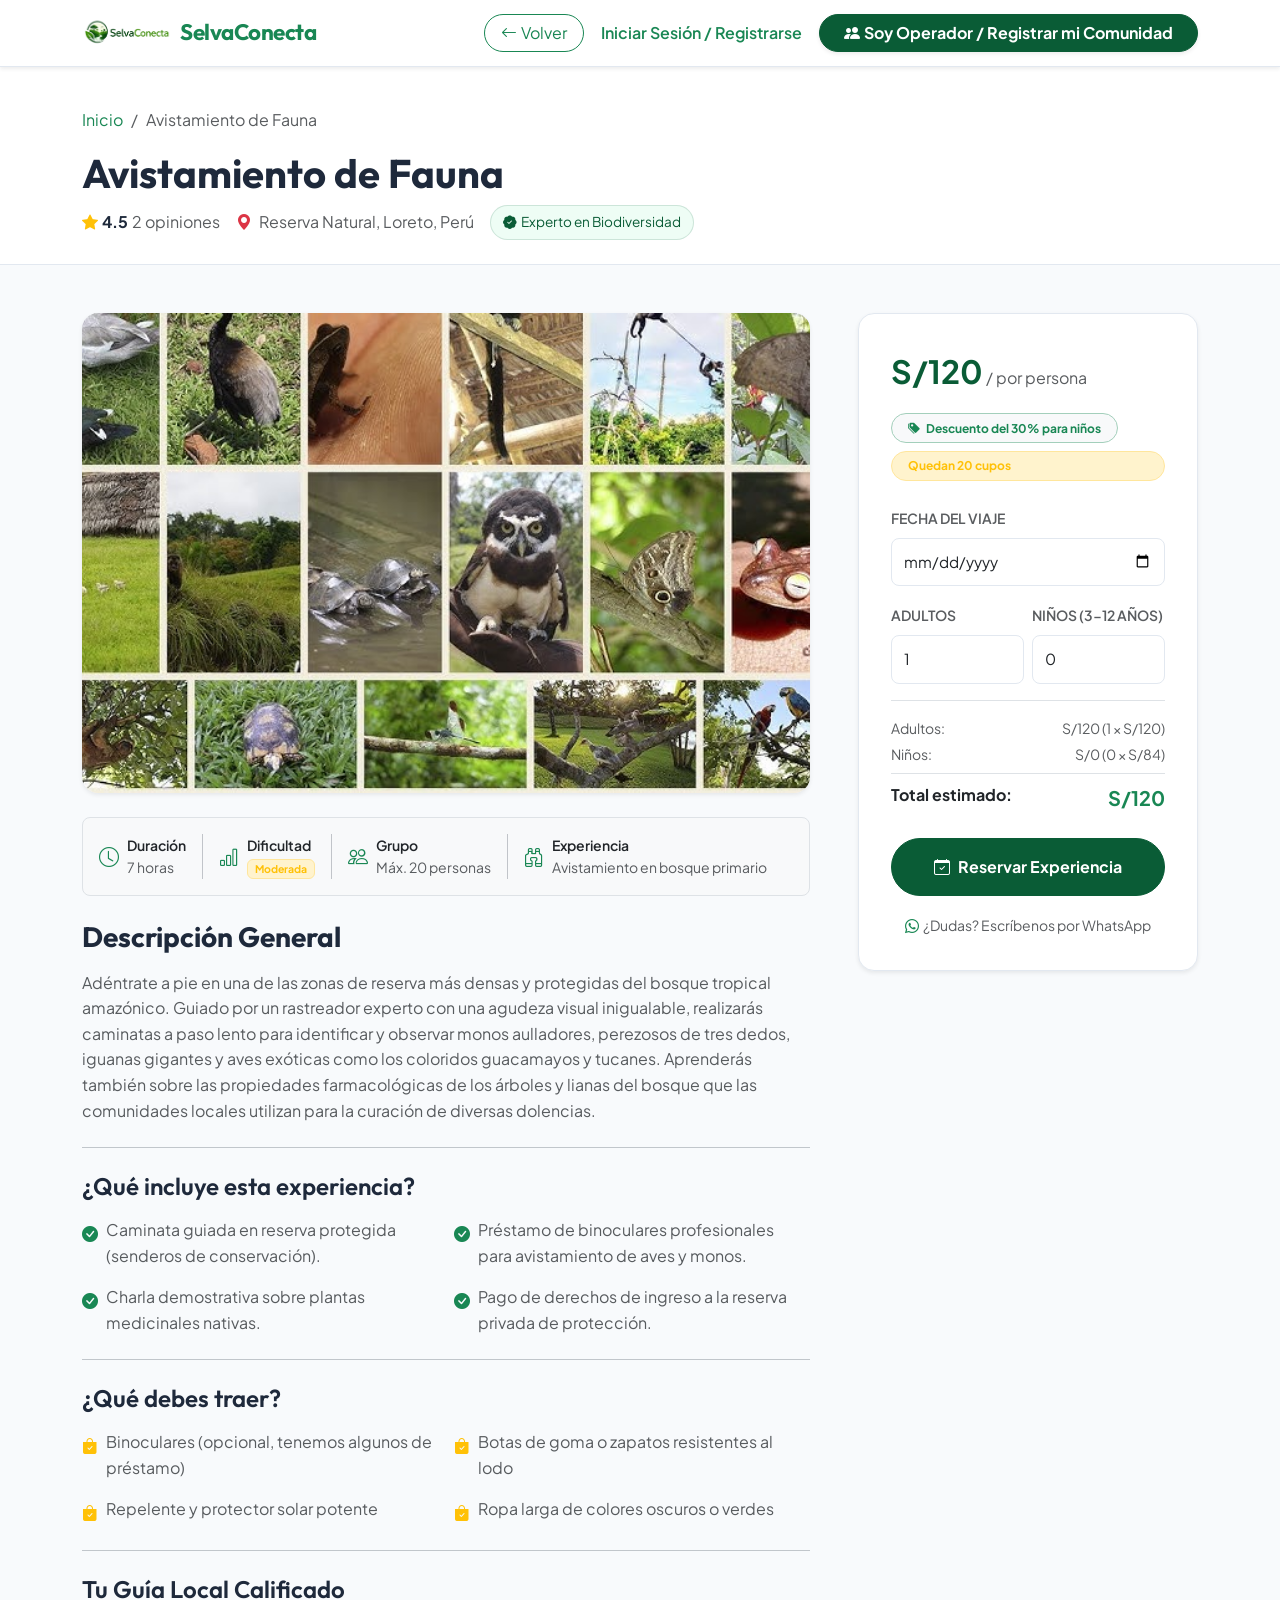
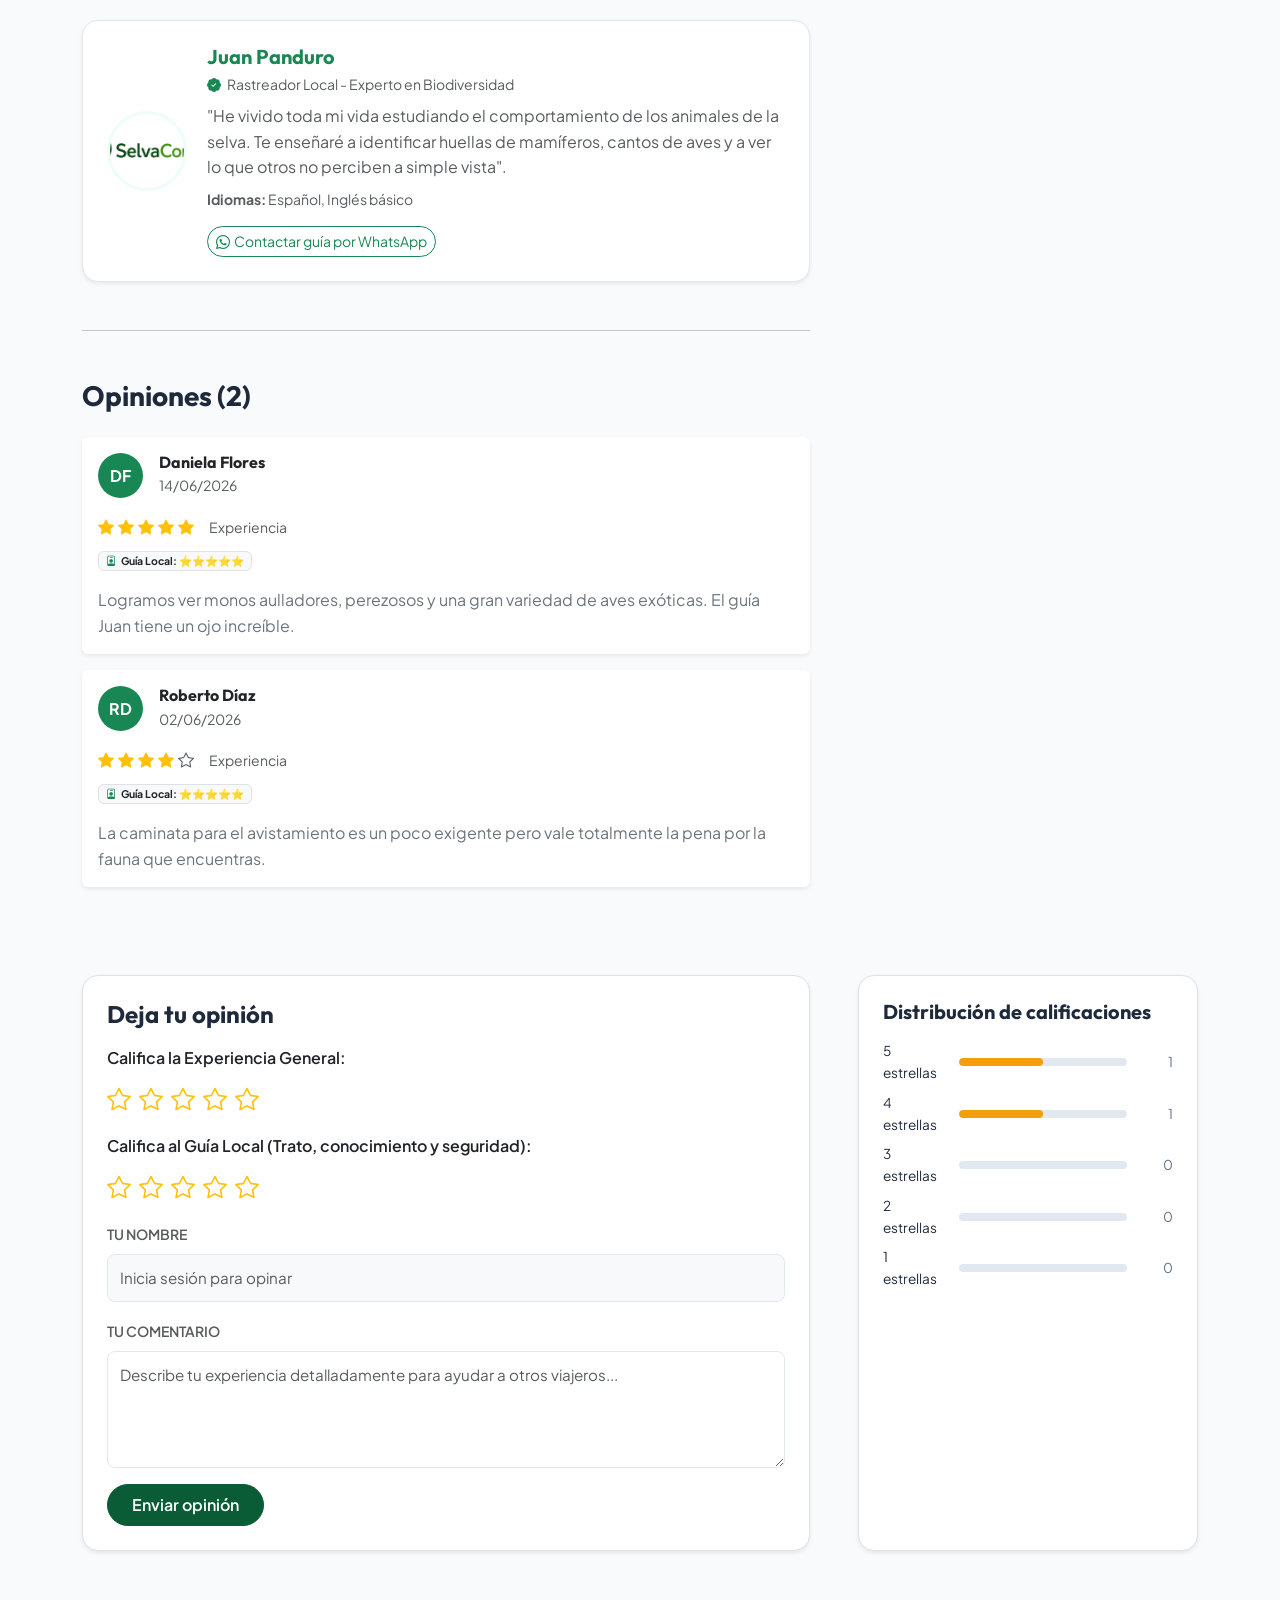
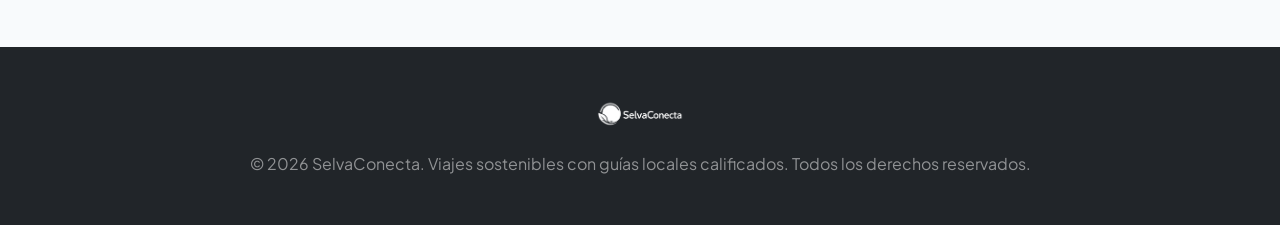
<file: detalleFauna.html>
<!DOCTYPE html>
<html lang="es">
<head>
    <meta charset="UTF-8">
    <meta name="viewport" content="width=device-width, initial-scale=1.0">
    <title>Avistamiento de Fauna - SelvaConecta</title>
    <!-- Google Fonts -->
    <link rel="preconnect" href="https://fonts.googleapis.com">
    <link rel="preconnect" href="https://fonts.gstatic.com" crossorigin>
    <link href="https://fonts.googleapis.com/css2?family=Outfit:wght@400;500;600;700&family=Plus+Jakarta+Sans:wght@400;500;600;700&display=swap" rel="stylesheet">
    <!-- Bootstrap CSS -->
    <link href="https://cdn.jsdelivr.net/npm/bootstrap@5.3.3/dist/css/bootstrap.min.css" rel="stylesheet">
    <!-- Bootstrap Icons -->
    <link rel="stylesheet" href="https://cdn.jsdelivr.net/npm/bootstrap-icons@1.11.3/font/bootstrap-icons.min.css">
    <link rel="stylesheet" href="style.css">
</head>
<body>

<!-- Navbar -->
<nav class="navbar navbar-expand-lg bg-white shadow-sm sticky-top">
    <div class="container">
        <a class="navbar-brand d-flex align-items-center" href="#" role="button" data-bs-toggle="modal" data-bs-target="#modalEquipo" title="Sobre el equipo de SelvaConecta">
            <img src="logo.png" alt="SelvaConecta" class="logo">
            <span class="ms-2 brand-name font-outfit fw-bold text-success">SelvaConecta</span>
        </a>
        <button class="navbar-toggler" type="button" data-bs-toggle="collapse" data-bs-target="#navbarNav" aria-controls="navbarNav" aria-expanded="false" aria-label="Toggle navigation">
            <span class="navbar-toggler-icon"></span>
        </button>
        <div class="collapse navbar-collapse" id="navbarNav">
            <div class="ms-auto d-flex flex-column flex-lg-row align-items-lg-center gap-3 mt-2 mt-lg-0" id="navbar-buttons-container">
                <a href="index.html" class="btn btn-outline-success rounded-pill px-3" id="btn-back-home">
                    <i class="bi bi-arrow-left me-1"></i>Volver
                </a>
                <button class="btn btn-link text-success text-decoration-none fw-semibold p-0" id="btn-auth-tourist" data-bs-toggle="modal" data-bs-target="#authModal">
                    Iniciar Sesión / Registrarse
                </button>
                <a href="registro_operador.html" class="btn btn-success rounded-pill px-4 fw-bold shadow-sm" id="btn-reg-operator">
                    <i class="bi bi-people-fill me-1"></i>Soy Operador / Registrar mi Comunidad
                </a>
            </div>
        </div>
    </div>
</nav>

<!-- Header Info -->
<div class="detail-header-section">
    <div class="container">
        <nav aria-label="breadcrumb">
            <ol class="breadcrumb">
                <li class="breadcrumb-item"><a href="index.html" class="text-success text-decoration-none">Inicio</a></li>
                <li class="breadcrumb-item active" aria-current="page">Avistamiento de Fauna</li>
            </ol>
        </nav>
        <h1 class="font-outfit fw-bold mb-2">Avistamiento de Fauna</h1>
        <div class="d-flex flex-wrap align-items-center gap-3">
            <div class="d-flex align-items-center">
                <i class="bi bi-star-fill text-warning me-1"></i>
                <span class="fw-bold me-1">4.7</span>
                <span class="text-muted" id="reviews-count-header">9 opiniones</span>
            </div>
            <div class="text-muted"><i class="bi bi-geo-alt-fill text-danger me-1"></i> Reserva Natural, Loreto, Perú</div>
            <span class="badge-verificado"><i class="bi bi-patch-check-fill me-1"></i> Experto en Biodiversidad</span>
        </div>
    </div>
</div>

<!-- Main Content -->
<div class="container py-5">
    <div class="row g-5">
        
        <!-- Left Column: Details -->
        <div class="col-lg-8">
            <!-- Main Image -->
            <img src="faunajpg.jpg" class="detail-main-img shadow-sm mb-4" alt="Avistamiento de Fauna">
            
            <!-- Quick Info Strip -->
            <div class="d-flex flex-wrap gap-3 mb-4 p-3 bg-light rounded-3 border">
                <div class="d-flex align-items-center gap-2 text-muted small">
                    <i class="bi bi-clock text-success fs-5"></i>
                    <div><div class="fw-semibold text-dark">Duración</div>7 horas</div>
                </div>
                <div class="vr d-none d-sm-block"></div>
                <div class="d-flex align-items-center gap-2 text-muted small">
                    <i class="bi bi-bar-chart text-success fs-5"></i>
                    <div><div class="fw-semibold text-dark">Dificultad</div><span class="badge bg-warning-subtle text-warning border border-warning-subtle">Moderada</span></div>
                </div>
                <div class="vr d-none d-sm-block"></div>
                <div class="d-flex align-items-center gap-2 text-muted small">
                    <i class="bi bi-people text-success fs-5"></i>
                    <div><div class="fw-semibold text-dark">Grupo</div>Máx. 20 personas</div>
                </div>
                <div class="vr d-none d-sm-block"></div>
                <div class="d-flex align-items-center gap-2 text-muted small">
                    <i class="bi bi-binoculars text-success fs-5"></i>
                    <div><div class="fw-semibold text-dark">Experiencia</div>Avistamiento en bosque primario</div>
                </div>
            </div>

            <!-- Description -->
            <h3 class="font-outfit fw-bold mb-3">Descripción General</h3>
            <p class="text-muted fs-6 mb-4">
                Adéntrate a pie en una de las zonas de reserva más densas y protegidas del bosque tropical amazónico. Guiado por un rastreador experto con una agudeza visual inigualable, realizarás caminatas a paso lento para identificar y observar monos aulladores, perezosos de tres dedos, iguanas gigantes y aves exóticas como los coloridos guacamayos y tucanes. Aprenderás también sobre las propiedades farmacológicas de los árboles y lianas del bosque que las comunidades locales utilizan para la curación de diversas dolencias.
            </p>

            <hr class="my-4">

            <!-- What's included -->
            <h4 class="font-outfit fw-semibold mb-3">¿Qué incluye esta experiencia?</h4>
            <div class="row g-3 mb-4 text-muted">
                <div class="col-md-6 d-flex align-items-start gap-2">
                    <i class="bi bi-check-circle-fill text-success mt-1"></i>
                    <div>Caminata guiada en reserva protegida (senderos de conservación).</div>
                </div>
                <div class="col-md-6 d-flex align-items-start gap-2">
                    <i class="bi bi-check-circle-fill text-success mt-1"></i>
                    <div>Préstamo de binoculares profesionales para avistamiento de aves y monos.</div>
                </div>
                <div class="col-md-6 d-flex align-items-start gap-2">
                    <i class="bi bi-check-circle-fill text-success mt-1"></i>
                    <div>Charla demostrativa sobre plantas medicinales nativas.</div>
                </div>
                <div class="col-md-6 d-flex align-items-start gap-2">
                    <i class="bi bi-check-circle-fill text-success mt-1"></i>
                    <div>Pago de derechos de ingreso a la reserva privada de protección.</div>
                </div>
            </div>


            <hr class="my-4">

            <!-- What to bring -->
            <h4 class="font-outfit fw-semibold mb-3">¿Qué debes traer?</h4>
            <div class="row g-3 mb-4 text-muted">
                <div class="col-md-6 d-flex align-items-start gap-2">
                    <i class="bi bi-bag-check-fill text-warning mt-1"></i>
                    <div>Binoculares (opcional, tenemos algunos de préstamo)</div>
                </div>
                <div class="col-md-6 d-flex align-items-start gap-2">
                    <i class="bi bi-bag-check-fill text-warning mt-1"></i>
                    <div>Botas de goma o zapatos resistentes al lodo</div>
                </div>
                <div class="col-md-6 d-flex align-items-start gap-2">
                    <i class="bi bi-bag-check-fill text-warning mt-1"></i>
                    <div>Repelente y protector solar potente</div>
                </div>
                <div class="col-md-6 d-flex align-items-start gap-2">
                    <i class="bi bi-bag-check-fill text-warning mt-1"></i>
                    <div>Ropa larga de colores oscuros o verdes</div>
                </div>
            </div>

            <hr class="my-4">

            <!-- Guide Profile -->
            <h4 class="font-outfit fw-semibold mb-3">Tu Guía Local Calificado</h4>
            <div class="guide-card shadow-sm mb-5">
                <a href="perfil_guia.html?id=juan">
                    <img src="logo.png" class="guide-avatar cursor-pointer" alt="Juan Panduro" id="guide-photo-placeholder">
                </a>
                <div>
                    <h5 class="mb-1 font-outfit fw-bold text-success">
                        <a href="perfil_guia.html?id=juan" class="text-success text-decoration-none">Juan Panduro</a>
                    </h5>
                    <p class="text-muted small mb-2"><i class="bi bi-patch-check-fill text-success me-1"></i> Rastreador Local - Experto en Biodiversidad</p>
                    <p class="mb-0 text-muted fs-6">
                        "He vivido toda mi vida estudiando el comportamiento de los animales de la selva. Te enseñaré a identificar huellas de mamíferos, cantos de aves y a ver lo que otros no perciben a simple vista".
                    </p>
                    <div class="mt-2 text-muted small"><strong>Idiomas:</strong> Español, Inglés básico</div>
                    <a href="https://wa.me/51987654321" target="_blank" class="btn btn-sm btn-outline-success rounded-pill mt-3 d-inline-flex align-items-center gap-1">
                        <i class="bi bi-whatsapp"></i> Contactar guía por WhatsApp
                    </a>
                </div>
            </div>

            <!-- Review List Section -->
            <hr class="my-5">
            <div class="d-flex justify-content-between align-items-center mb-4">
                <h3 class="font-outfit fw-bold mb-0" id="comment-count-title">Opiniones (9)</h3>
            </div>
            
            <div id="comments-list">
                <!-- Loaded dynamically by JS -->
            </div>
        </div>

        <!-- Right Column: Booking Widget -->
        <div class="col-lg-4">
            <div class="booking-widget sticky-widget shadow-sm">
                <div class="mb-3">
                    <span class="price-tag">S/120</span>
                    <span class="text-muted"> / por persona</span>
                </div>
                <div class="badge bg-light text-success border border-success-subtle mb-2 px-3 py-2 rounded-pill">
                    <i class="bi bi-tags-fill me-1"></i> Descuento del 30% para niños
                </div>
                <div class="badge bg-warning-subtle text-warning border border-warning-subtle mb-4 px-3 py-2 rounded-pill d-block text-start" id="cupos-disponibles">
                    <i class="bi bi-people me-1"></i> Calculando cupos...
                </div>

                <form id="booking-form">
                    <div id="booking-fields">
                        <div class="mb-3">
                            <label for="booking-date" class="form-label fw-semibold text-muted small">FECHA DEL VIAJE</label>
                            <input type="date" id="booking-date" class="form-control booking-input" required>
                            <div class="invalid-feedback text-danger small mt-1"></div>
                        </div>

                        <div class="row g-2 mb-3">
                            <div class="col-6">
                                <label for="booking-adults" class="form-label fw-semibold text-muted small">ADULTOS</label>
                                <input type="number" id="booking-adults" class="form-control booking-input" min="1" max="15" value="1" required>
                                <div class="invalid-feedback text-danger small mt-1"></div>
                            </div>
                            <div class="col-6">
                                <label for="booking-children" class="form-label fw-semibold text-muted small">NIÑOS (3-12 AÑOS)</label>
                                <input type="number" id="booking-children" class="form-control booking-input" min="0" max="15" value="0">
                            </div>
                        </div>

                        <!-- Contact details removed and moved to Tourist Auth Modal -->

                        <!-- Price Breakdown -->
                        <div class="border-top pt-3 mb-4">
                            <div class="d-flex justify-content-between mb-1 text-muted small">
                                <span>Adultos:</span>
                                <span id="adult-price-summary">S/120 (1 × S/120)</span>
                            </div>
                            <div class="d-flex justify-content-between mb-2 text-muted small">
                                <span>Niños:</span>
                                <span id="child-price-summary">S/0 (0 × S/84)</span>
                            </div>
                            <div class="d-flex justify-content-between pt-2 border-top">
                                <strong class="text-dark">Total estimado:</strong>
                                <strong class="fs-5 text-success" id="total-price">S/120</strong>
                            </div>
                        </div>

                        <button type="submit" class="btn btn-success w-100 py-3 rounded-pill fw-bold">
                            <i class="bi bi-calendar-check me-2"></i>Reservar Experiencia
                        </button>
                        <div class="text-center mt-3">
                            <a href="https://wa.me/51987654321" target="_blank" class="text-muted small text-decoration-none">
                                <i class="bi bi-whatsapp text-success me-1"></i>¿Dudas? Escríbenos por WhatsApp
                            </a>
                        </div>
                    </div>

                    <!-- Booking Success State -->
                    <div id="booking-success" class="booking-success-view d-none">
                        <div class="success-icon-wrapper">
                            <i class="bi bi-check-lg"></i>
                        </div>
                        <h4 class="font-outfit fw-bold text-success mb-2">¡Reserva Registrada!</h4>
                        <p class="text-muted small mb-4">Tu solicitud ha sido enviada con éxito al guía local calificado.</p>
                        
                        <div class="bg-light p-3 rounded-3 text-start mb-4 text-muted small">
                            <div class="mb-2"><strong>Código:</strong> <span class="text-dark fw-bold" id="success-ref"></span></div>
                            <div class="mb-2"><strong>Fecha:</strong> <span class="text-dark" id="success-date"></span></div>
                            <div class="mb-2"><strong>Viajeros:</strong> <span class="text-dark" id="success-travelers"></span></div>
                            <div class="mb-2"><strong>Total:</strong> <span class="text-dark fw-semibold" id="success-total"></span></div>
                            <div class="mb-2"><strong>Confirmación enviada a:</strong> <span class="text-dark" id="success-email"></span></div>
                            <div class="mb-0"><strong>Método de pago:</strong> <span class="text-dark" id="success-payment"></span></div>
                        </div>

                        <p class="text-muted small mb-0">El guía se comunicará contigo vía WhatsApp en las próximas horas para coordinar el horario óptimo de avistamiento y punto de encuentro.</p>
                    </div>
                </form>
            </div>
        </div>

    </div>

    <!-- Review Form and Distributions -->
    <div class="row g-5 mt-4">
        <div class="col-lg-8">
            <div class="bg-white p-4 rounded-4 border shadow-sm">
                <h4 class="font-outfit fw-bold mb-3">Deja tu opinión</h4>
               
                <form id="comment-form">
                    <div class="mb-3">
    <label class="form-label fw-semibold text-dark">Califica la Experiencia General:</label>
    <div class="rating-stars d-flex gap-2 fs-4 text-warning">
        <input type="radio" name="comment-rating" value="1" id="star1" class="d-none"><label for="star1" class="bi bi-star cursor-pointer"></label>
        <input type="radio" name="comment-rating" value="2" id="star2" class="d-none"><label for="star2" class="bi bi-star cursor-pointer"></label>
        <input type="radio" name="comment-rating" value="3" id="star3" class="d-none"><label for="star3" class="bi bi-star cursor-pointer"></label>
        <input type="radio" name="comment-rating" value="4" id="star4" class="d-none"><label for="star4" class="bi bi-star cursor-pointer"></label>
        <input type="radio" name="comment-rating" value="5" id="star5" class="d-none"><label for="star5" class="bi bi-star cursor-pointer"></label>
    </div>
</div>

<div class="mb-3">
    <label class="form-label fw-semibold text-dark">Califica al Guía Local (Trato, conocimiento y seguridad):</label>
    <div class="rating-stars-guide d-flex gap-2 fs-4 text-warning">
        <input type="radio" name="guide-rating" value="1" id="gstar1" class="d-none"><label for="gstar1" class="bi bi-star cursor-pointer"></label>
        <input type="radio" name="guide-rating" value="2" id="gstar2" class="d-none"><label for="gstar2" class="bi bi-star cursor-pointer"></label>
        <input type="radio" name="guide-rating" value="3" id="gstar3" class="d-none"><label for="gstar3" class="bi bi-star cursor-pointer"></label>
        <input type="radio" name="guide-rating" value="4" id="gstar4" class="d-none"><label for="gstar4" class="bi bi-star cursor-pointer"></label>
        <input type="radio" name="guide-rating" value="5" id="gstar5" class="d-none"><label for="gstar5" class="bi bi-star cursor-pointer"></label>
    </div>
</div>
                    <div class="mb-3">
                        <label class="form-label fw-semibold text-muted small">TU NOMBRE</label>
                        <input type="text" id="comment-author-name" class="form-control booking-input bg-light" placeholder="Inicia sesión para opinar" readonly disabled>
                    </div>
                    <div class="mb-3">
                        <label for="comment-text" class="form-label fw-semibold text-muted small">TU COMENTARIO</label>
                        <textarea id="comment-text" rows="4" class="form-control booking-input" placeholder="Describe tu experiencia detalladamente para ayudar a otros viajeros..." required></textarea>
                        <div id="comment-text-error" class="text-danger small mt-1" style="display:none;"></div>
                    </div>
                    <button type="submit" class="btn btn-success px-4 py-2 rounded-pill fw-semibold">
                        Enviar opinión
                    </button>
                </form>
            </div>
        </div>
        <div class="col-lg-4">
            <div class="bg-white p-4 rounded-4 border shadow-sm h-100">
                <h5 class="font-outfit fw-bold mb-3">Distribución de calificaciones</h5>
                <div id="ratings-distribution-list">
                    <!-- Loaded dynamically by JS -->
                </div>
            </div>
        </div>
    </div>
</div>

<!-- Footer -->
<footer class="bg-dark text-light py-5 mt-5">
    <div class="container text-center">
        <img src="logo.png" alt="SelvaConecta" class="logo mb-3 filter-white" style="height: 40px; width: auto;">
        <p class="mb-0 text-white-50">&copy; 2026 SelvaConecta. Viajes sostenibles con guías locales calificados. Todos los derechos reservados.</p>
    </div>
</footer>

<!-- Scripts -->
<script src="https://cdn.jsdelivr.net/npm/bootstrap@5.3.3/dist/js/bootstrap.bundle.min.js"></script>
<script src="db.js"></script>
<script src="auth.js"></script>
<script src="detalle.js"></script>

<div class="toast-container position-fixed bottom-0 end-0 p-3">
  <div id="appToast" class="toast align-items-center text-bg-danger border-0" role="alert" aria-live="assertive" aria-atomic="true">
    <div class="d-flex">
      <div class="toast-body" id="toast-message">
        Mensaje de error aquí.
      </div>
      <button type="button" class="btn-close btn-close-white me-2 m-auto" data-bs-dismiss="toast" aria-label="Cerrar"></button>
    </div>
  </div>
</div>


<!-- Modal: Equipo / Acerca de SelvaConecta -->
<div class="modal fade" id="modalEquipo" tabindex="-1" aria-labelledby="modalEquipoLabel" aria-hidden="true">
    <div class="modal-dialog modal-dialog-centered">
        <div class="modal-content team-modal-content">
            <div class="modal-header border-0 pb-0">
                <h5 class="modal-title font-outfit fw-bold text-success" id="modalEquipoLabel">
                    <i class="bi bi-people-fill me-2"></i>Nuestro Equipo
                </h5>
                <button type="button" class="btn-close" data-bs-dismiss="modal" aria-label="Cerrar"></button>
            </div>
            <div class="modal-body pt-2">
                <p class="text-muted small mb-4">
                    SelvaConecta conecta a viajeros con experiencias auténticas de turismo vivencial junto a comunidades de la Amazonía peruana.
                </p>
                <div class="d-flex flex-column gap-3">
                    <div class="d-flex align-items-center team-member-row">
                        <div class="team-avatar">D</div>
                        <div class="ms-3">
                            <div class="fw-bold">Diego</div>
                            <div class="small text-muted">Equipo de desarrollo</div>
                        </div>
                    </div>
                    <div class="d-flex align-items-center team-member-row">
                        <div class="team-avatar">A</div>
                        <div class="ms-3">
                            <div class="fw-bold">Andre</div>
                            <div class="small text-muted">Equipo de desarrollo</div>
                        </div>
                    </div>
                    <div class="d-flex align-items-center team-member-row">
                        <div class="team-avatar">J</div>
                        <div class="ms-3">
                            <div class="fw-bold">Jhen</div>
                            <div class="small text-muted">Equipo de desarrollo</div>
                        </div>
                    </div>
                    <div class="d-flex align-items-center team-member-row">
                        <div class="team-avatar">M</div>
                        <div class="ms-3">
                            <div class="fw-bold">Marcio</div>
                            <div class="small text-muted">Equipo de desarrollo</div>
                        </div>
                    </div>
                </div>
            </div>
            <div class="modal-footer flex-column border-0 pt-0 team-modal-footer">
                <hr class="w-100">
                <p class="small text-muted mb-1 text-center w-100">
                    &copy; <span id="anioActual"></span> SelvaConecta. Todos los derechos reservados.
                </p>
                <p class="small text-muted mb-0 text-center w-100">
                    Hecho con <i class="bi bi-heart-fill text-danger"></i> en la Amazonía peruana
                </p>
            </div>
        </div>
    </div>
</div>
<script>
    document.addEventListener('DOMContentLoaded', function () {
        var anioEl = document.getElementById('anioActual');
        if (anioEl) { anioEl.textContent = new Date().getFullYear(); }
    });
</script>
</body>
</html>
</file>
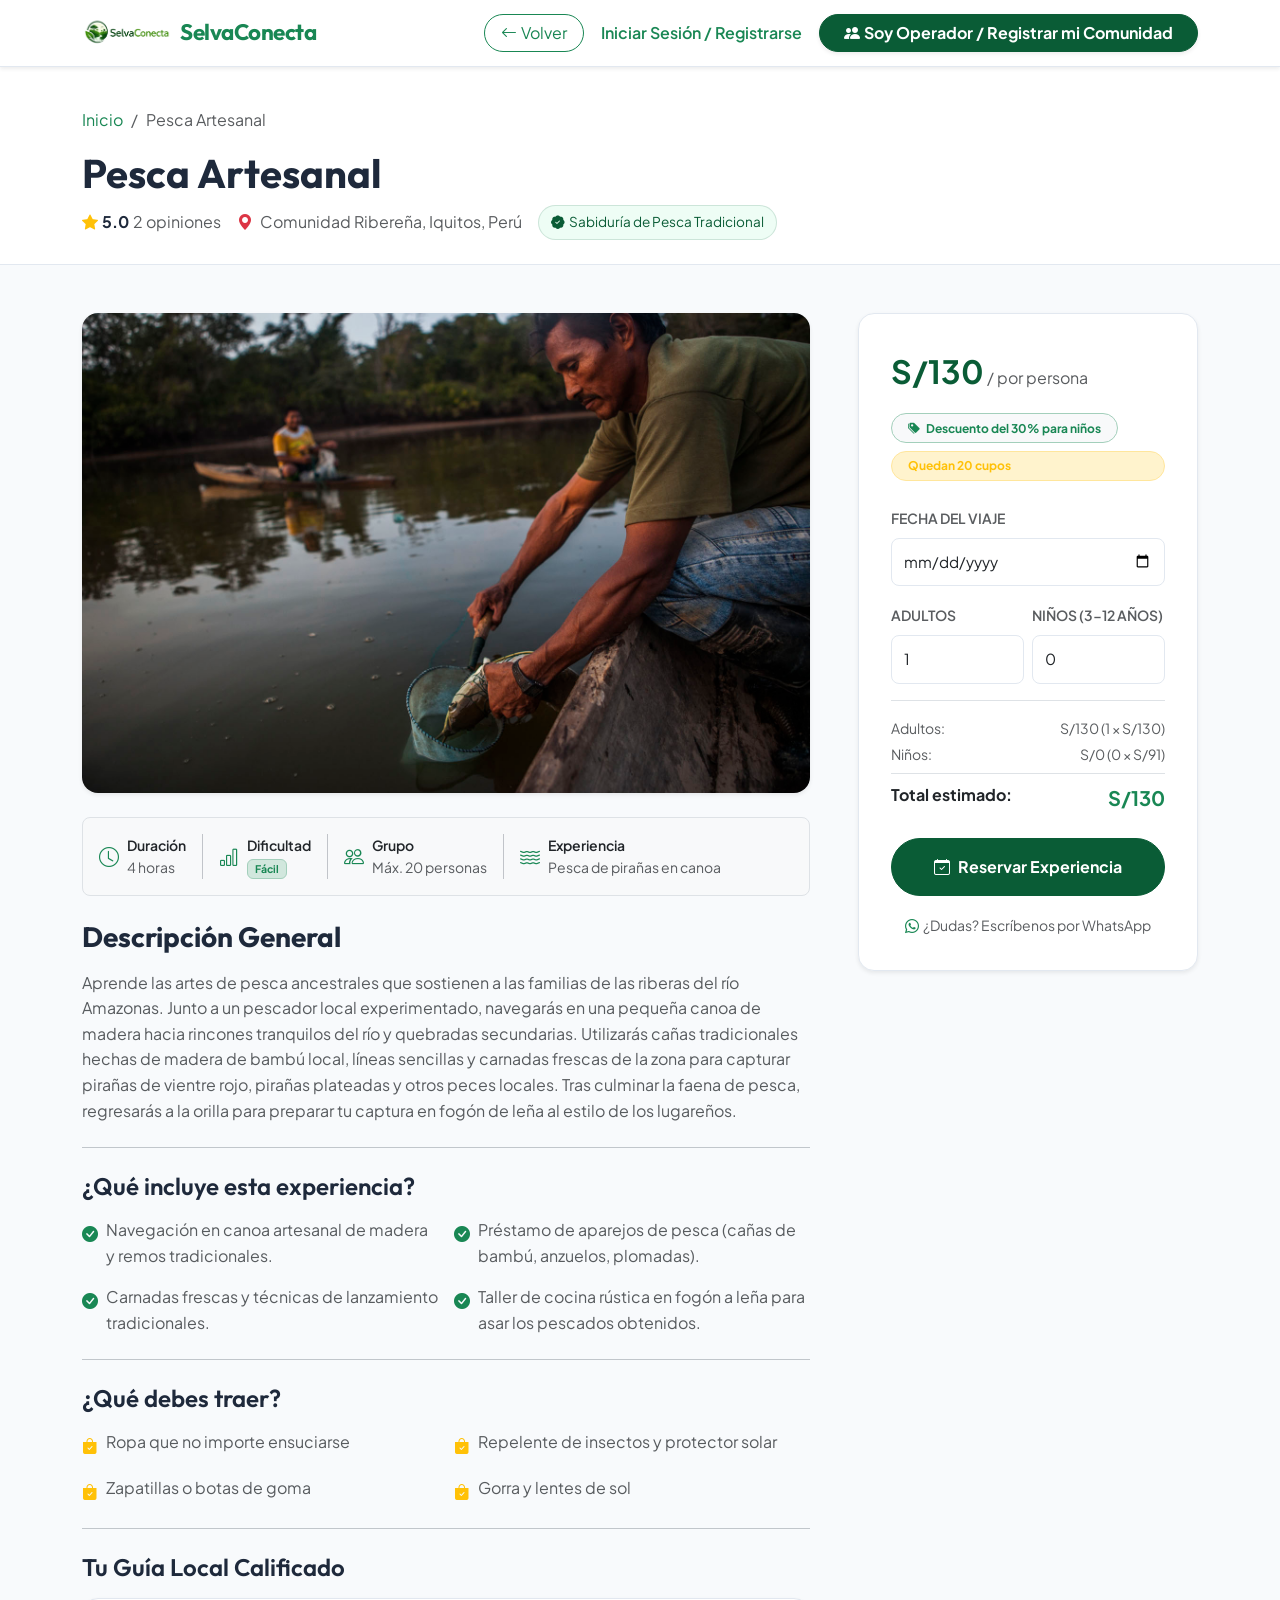
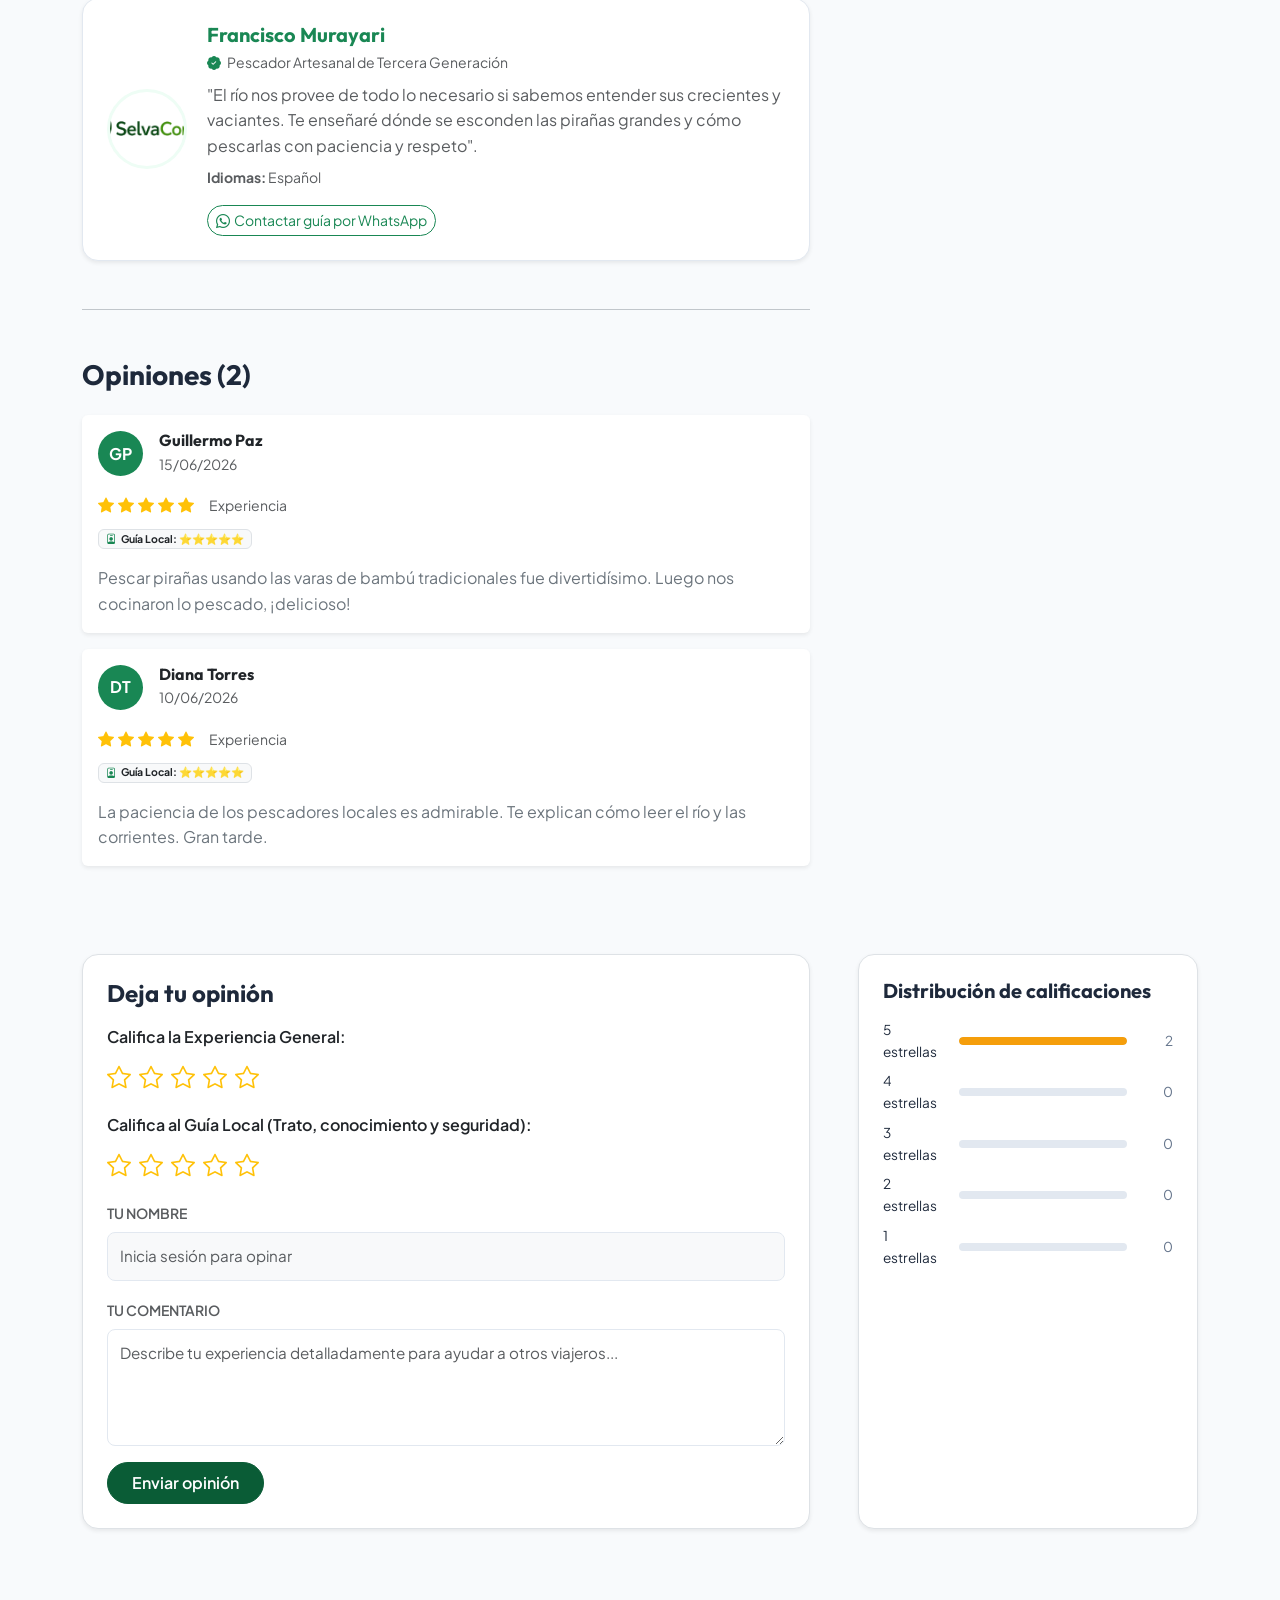
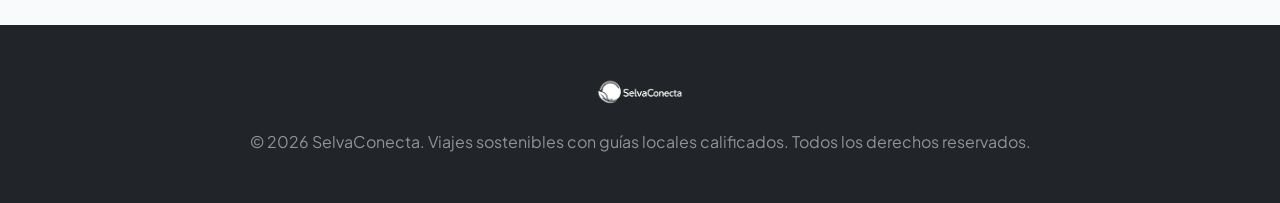
<file: detallePesca.html>
<!DOCTYPE html>
<html lang="es">
<head>
    <meta charset="UTF-8">
    <meta name="viewport" content="width=device-width, initial-scale=1.0">
    <title>Pesca Artesanal - SelvaConecta</title>
    <!-- Google Fonts -->
    <link rel="preconnect" href="https://fonts.googleapis.com">
    <link rel="preconnect" href="https://fonts.gstatic.com" crossorigin>
    <link href="https://fonts.googleapis.com/css2?family=Outfit:wght@400;500;600;700&family=Plus+Jakarta+Sans:wght@400;500;600;700&display=swap" rel="stylesheet">
    <!-- Bootstrap CSS -->
    <link href="https://cdn.jsdelivr.net/npm/bootstrap@5.3.3/dist/css/bootstrap.min.css" rel="stylesheet">
    <!-- Bootstrap Icons -->
    <link rel="stylesheet" href="https://cdn.jsdelivr.net/npm/bootstrap-icons@1.11.3/font/bootstrap-icons.min.css">
    <link rel="stylesheet" href="style.css">
</head>
<body>

<!-- Navbar -->
<nav class="navbar navbar-expand-lg bg-white shadow-sm sticky-top">
    <div class="container">
        <a class="navbar-brand d-flex align-items-center" href="#" role="button" data-bs-toggle="modal" data-bs-target="#modalEquipo" title="Sobre el equipo de SelvaConecta">
            <img src="logo.png" alt="SelvaConecta" class="logo">
            <span class="ms-2 brand-name font-outfit fw-bold text-success">SelvaConecta</span>
        </a>
        <button class="navbar-toggler" type="button" data-bs-toggle="collapse" data-bs-target="#navbarNav" aria-controls="navbarNav" aria-expanded="false" aria-label="Toggle navigation">
            <span class="navbar-toggler-icon"></span>
        </button>
        <div class="collapse navbar-collapse" id="navbarNav">
            <div class="ms-auto d-flex flex-column flex-lg-row align-items-lg-center gap-3 mt-2 mt-lg-0" id="navbar-buttons-container">
                <a href="index.html" class="btn btn-outline-success rounded-pill px-3" id="btn-back-home">
                    <i class="bi bi-arrow-left me-1"></i>Volver
                </a>
                <button class="btn btn-link text-success text-decoration-none fw-semibold p-0" id="btn-auth-tourist" data-bs-toggle="modal" data-bs-target="#authModal">
                    Iniciar Sesión / Registrarse
                </button>
                <a href="registro_operador.html" class="btn btn-success rounded-pill px-4 fw-bold shadow-sm" id="btn-reg-operator">
                    <i class="bi bi-people-fill me-1"></i>Soy Operador / Registrar mi Comunidad
                </a>
            </div>
        </div>
    </div>
</nav>

<!-- Header Info -->
<div class="detail-header-section">
    <div class="container">
        <nav aria-label="breadcrumb">
            <ol class="breadcrumb">
                <li class="breadcrumb-item"><a href="index.html" class="text-success text-decoration-none">Inicio</a></li>
                <li class="breadcrumb-item active" aria-current="page">Pesca Artesanal</li>
            </ol>
        </nav>
        <h1 class="font-outfit fw-bold mb-2">Pesca Artesanal</h1>
        <div class="d-flex flex-wrap align-items-center gap-3">
            <div class="d-flex align-items-center">
                <i class="bi bi-star-fill text-warning me-1"></i>
                <span class="fw-bold me-1">4.9</span>
                <span class="text-muted" id="reviews-count-header">32 opiniones</span>
            </div>
            <div class="text-muted"><i class="bi bi-geo-alt-fill text-danger me-1"></i> Comunidad Ribereña, Iquitos, Perú</div>
            <span class="badge-verificado"><i class="bi bi-patch-check-fill me-1"></i> Sabiduría de Pesca Tradicional</span>
        </div>
    </div>
</div>

<!-- Main Content -->
<div class="container py-5">
    <div class="row g-5">
        
        <!-- Left Column: Details -->
        <div class="col-lg-8">
            <!-- Main Image -->
            <img src="Pesca_Loreto.jpg" class="detail-main-img shadow-sm mb-4" alt="Pesca Artesanal">
            
            <!-- Quick Info Strip -->
            <div class="d-flex flex-wrap gap-3 mb-4 p-3 bg-light rounded-3 border">
                <div class="d-flex align-items-center gap-2 text-muted small">
                    <i class="bi bi-clock text-success fs-5"></i>
                    <div><div class="fw-semibold text-dark">Duración</div>4 horas</div>
                </div>
                <div class="vr d-none d-sm-block"></div>
                <div class="d-flex align-items-center gap-2 text-muted small">
                    <i class="bi bi-bar-chart text-success fs-5"></i>
                    <div><div class="fw-semibold text-dark">Dificultad</div><span class="badge bg-success-subtle text-success border border-success-subtle">Fácil</span></div>
                </div>
                <div class="vr d-none d-sm-block"></div>
                <div class="d-flex align-items-center gap-2 text-muted small">
                    <i class="bi bi-people text-success fs-5"></i>
                    <div><div class="fw-semibold text-dark">Grupo</div>Máx. 20 personas</div>
                </div>
                <div class="vr d-none d-sm-block"></div>
                <div class="d-flex align-items-center gap-2 text-muted small">
                    <i class="bi bi-water text-success fs-5"></i>
                    <div><div class="fw-semibold text-dark">Experiencia</div>Pesca de pirañas en canoa</div>
                </div>
            </div>

            <!-- Description -->
            <h3 class="font-outfit fw-bold mb-3">Descripción General</h3>
            <p class="text-muted fs-6 mb-4">
                Aprende las artes de pesca ancestrales que sostienen a las familias de las riberas del río Amazonas. Junto a un pescador local experimentado, navegarás en una pequeña canoa de madera hacia rincones tranquilos del río y quebradas secundarias. Utilizarás cañas tradicionales hechas de madera de bambú local, líneas sencillas y carnadas frescas de la zona para capturar pirañas de vientre rojo, pirañas plateadas y otros peces locales. Tras culminar la faena de pesca, regresarás a la orilla para preparar tu captura en fogón de leña al estilo de los lugareños.
            </p>

            <hr class="my-4">

            <!-- What's included -->
            <h4 class="font-outfit fw-semibold mb-3">¿Qué incluye esta experiencia?</h4>
            <div class="row g-3 mb-4 text-muted">
                <div class="col-md-6 d-flex align-items-start gap-2">
                    <i class="bi bi-check-circle-fill text-success mt-1"></i>
                    <div>Navegación en canoa artesanal de madera y remos tradicionales.</div>
                </div>
                <div class="col-md-6 d-flex align-items-start gap-2">
                    <i class="bi bi-check-circle-fill text-success mt-1"></i>
                    <div>Préstamo de aparejos de pesca (cañas de bambú, anzuelos, plomadas).</div>
                </div>
                <div class="col-md-6 d-flex align-items-start gap-2">
                    <i class="bi bi-check-circle-fill text-success mt-1"></i>
                    <div>Carnadas frescas y técnicas de lanzamiento tradicionales.</div>
                </div>
                <div class="col-md-6 d-flex align-items-start gap-2">
                    <i class="bi bi-check-circle-fill text-success mt-1"></i>
                    <div>Taller de cocina rústica en fogón a leña para asar los pescados obtenidos.</div>
                </div>
            </div>


            <hr class="my-4">

            <!-- What to bring -->
            <h4 class="font-outfit fw-semibold mb-3">¿Qué debes traer?</h4>
            <div class="row g-3 mb-4 text-muted">
                <div class="col-md-6 d-flex align-items-start gap-2">
                    <i class="bi bi-bag-check-fill text-warning mt-1"></i>
                    <div>Ropa que no importe ensuciarse</div>
                </div>
                <div class="col-md-6 d-flex align-items-start gap-2">
                    <i class="bi bi-bag-check-fill text-warning mt-1"></i>
                    <div>Repelente de insectos y protector solar</div>
                </div>
                <div class="col-md-6 d-flex align-items-start gap-2">
                    <i class="bi bi-bag-check-fill text-warning mt-1"></i>
                    <div>Zapatillas o botas de goma</div>
                </div>
                <div class="col-md-6 d-flex align-items-start gap-2">
                    <i class="bi bi-bag-check-fill text-warning mt-1"></i>
                    <div>Gorra y lentes de sol</div>
                </div>
            </div>

            <hr class="my-4">

            <!-- Guide Profile -->
            <h4 class="font-outfit fw-semibold mb-3">Tu Guía Local Calificado</h4>
            <div class="guide-card shadow-sm mb-5">
                <a href="perfil_guia.html?id=francisco">
                    <img src="logo.png" class="guide-avatar cursor-pointer" alt="Francisco Murayari" id="guide-photo-placeholder">
                </a>
                <div>
                    <h5 class="mb-1 font-outfit fw-bold text-success">
                        <a href="perfil_guia.html?id=francisco" class="text-success text-decoration-none">Francisco Murayari</a>
                    </h5>
                    <p class="text-muted small mb-2"><i class="bi bi-patch-check-fill text-success me-1"></i> Pescador Artesanal de Tercera Generación</p>
                    <p class="mb-0 text-muted fs-6">
                        "El río nos provee de todo lo necesario si sabemos entender sus crecientes y vaciantes. Te enseñaré dónde se esconden las pirañas grandes y cómo pescarlas con paciencia y respeto".
                    </p>
                    <div class="mt-2 text-muted small"><strong>Idiomas:</strong> Español</div>
                    <a href="https://wa.me/51987654321" target="_blank" class="btn btn-sm btn-outline-success rounded-pill mt-3 d-inline-flex align-items-center gap-1">
                        <i class="bi bi-whatsapp"></i> Contactar guía por WhatsApp
                    </a>
                </div>
            </div>

            <!-- Review List Section -->
            <hr class="my-5">
            <div class="d-flex justify-content-between align-items-center mb-4">
                <h3 class="font-outfit fw-bold mb-0" id="comment-count-title">Opiniones (32)</h3>
            </div>
            
            <div id="comments-list">
                <!-- Loaded dynamically by JS -->
            </div>
        </div>

        <!-- Right Column: Booking Widget -->
        <div class="col-lg-4">
            <div class="booking-widget sticky-widget shadow-sm">
                <div class="mb-3">
                    <span class="price-tag">S/130</span>
                    <span class="text-muted"> / por persona</span>
                </div>
                <div class="badge bg-light text-success border border-success-subtle mb-2 px-3 py-2 rounded-pill">
                    <i class="bi bi-tags-fill me-1"></i> Descuento del 30% para niños
                </div>
                <div class="badge bg-warning-subtle text-warning border border-warning-subtle mb-4 px-3 py-2 rounded-pill d-block text-start" id="cupos-disponibles">
                    <i class="bi bi-people me-1"></i> Calculando cupos...
                </div>

                <form id="booking-form">
                    <div id="booking-fields">
                        <div class="mb-3">
                            <label for="booking-date" class="form-label fw-semibold text-muted small">FECHA DEL VIAJE</label>
                            <input type="date" id="booking-date" class="form-control booking-input" required>
                            <div class="invalid-feedback text-danger small mt-1"></div>
                        </div>

                        <div class="row g-2 mb-3">
                            <div class="col-6">
                                <label for="booking-adults" class="form-label fw-semibold text-muted small">ADULTOS</label>
                                <input type="number" id="booking-adults" class="form-control booking-input" min="1" max="15" value="1" required>
                                <div class="invalid-feedback text-danger small mt-1"></div>
                            </div>
                            <div class="col-6">
                                <label for="booking-children" class="form-label fw-semibold text-muted small">NIÑOS (3-12 AÑOS)</label>
                                <input type="number" id="booking-children" class="form-control booking-input" min="0" max="15" value="0">
                            </div>
                        </div>

                        <!-- Contact details removed and moved to Tourist Auth Modal -->

                        <!-- Price Breakdown -->
                        <div class="border-top pt-3 mb-4">
                            <div class="d-flex justify-content-between mb-1 text-muted small">
                                <span>Adultos:</span>
                                <span id="adult-price-summary">S/130 (1 × S/130)</span>
                            </div>
                            <div class="d-flex justify-content-between mb-2 text-muted small">
                                <span>Niños:</span>
                                <span id="child-price-summary">S/0 (0 × S/91)</span>
                            </div>
                            <div class="d-flex justify-content-between pt-2 border-top">
                                <strong class="text-dark">Total estimado:</strong>
                                <strong class="fs-5 text-success" id="total-price">S/130</strong>
                            </div>
                        </div>

                        <button type="submit" class="btn btn-success w-100 py-3 rounded-pill fw-bold">
                            <i class="bi bi-calendar-check me-2"></i>Reservar Experiencia
                        </button>
                        <div class="text-center mt-3">
                            <a href="https://wa.me/51987654321" target="_blank" class="text-muted small text-decoration-none">
                                <i class="bi bi-whatsapp text-success me-1"></i>¿Dudas? Escríbenos por WhatsApp
                            </a>
                        </div>
                    </div>

                    <!-- Booking Success State -->
                    <div id="booking-success" class="booking-success-view d-none">
                        <div class="success-icon-wrapper">
                            <i class="bi bi-check-lg"></i>
                        </div>
                        <h4 class="font-outfit fw-bold text-success mb-2">¡Reserva Registrada!</h4>
                        <p class="text-muted small mb-4">Tu solicitud ha sido enviada con éxito al guía local calificado.</p>
                        
                        <div class="bg-light p-3 rounded-3 text-start mb-4 text-muted small">
                            <div class="mb-2"><strong>Código:</strong> <span class="text-dark fw-bold" id="success-ref"></span></div>
                            <div class="mb-2"><strong>Fecha:</strong> <span class="text-dark" id="success-date"></span></div>
                            <div class="mb-2"><strong>Viajeros:</strong> <span class="text-dark" id="success-travelers"></span></div>
                            <div class="mb-2"><strong>Total:</strong> <span class="text-dark fw-semibold" id="success-total"></span></div>
                            <div class="mb-2"><strong>Confirmación enviada a:</strong> <span class="text-dark" id="success-email"></span></div>
                            <div class="mb-0"><strong>Método de pago:</strong> <span class="text-dark" id="success-payment"></span></div>
                        </div>

                        <p class="text-muted small mb-0">El guía se comunicará contigo vía WhatsApp en las próximas horas para coordinar la hora de salida de la canoa y detalles de la pesca.</p>
                    </div>
                </form>
            </div>
        </div>

    </div>

    <!-- Review Form and Distributions -->
    <div class="row g-5 mt-4">
        <div class="col-lg-8">
            <div class="bg-white p-4 rounded-4 border shadow-sm">
                <h4 class="font-outfit fw-bold mb-3">Deja tu opinión</h4>
                <form id="comment-form">
                    <div class="mb-3">
    <label class="form-label fw-semibold text-dark">Califica la Experiencia General:</label>
    <div class="rating-stars d-flex gap-2 fs-4 text-warning">
        <input type="radio" name="comment-rating" value="1" id="star1" class="d-none"><label for="star1" class="bi bi-star cursor-pointer"></label>
        <input type="radio" name="comment-rating" value="2" id="star2" class="d-none"><label for="star2" class="bi bi-star cursor-pointer"></label>
        <input type="radio" name="comment-rating" value="3" id="star3" class="d-none"><label for="star3" class="bi bi-star cursor-pointer"></label>
        <input type="radio" name="comment-rating" value="4" id="star4" class="d-none"><label for="star4" class="bi bi-star cursor-pointer"></label>
        <input type="radio" name="comment-rating" value="5" id="star5" class="d-none"><label for="star5" class="bi bi-star cursor-pointer"></label>
    </div>
</div>

<div class="mb-3">
    <label class="form-label fw-semibold text-dark">Califica al Guía Local (Trato, conocimiento y seguridad):</label>
    <div class="rating-stars-guide d-flex gap-2 fs-4 text-warning">
        <input type="radio" name="guide-rating" value="1" id="gstar1" class="d-none"><label for="gstar1" class="bi bi-star cursor-pointer"></label>
        <input type="radio" name="guide-rating" value="2" id="gstar2" class="d-none"><label for="gstar2" class="bi bi-star cursor-pointer"></label>
        <input type="radio" name="guide-rating" value="3" id="gstar3" class="d-none"><label for="gstar3" class="bi bi-star cursor-pointer"></label>
        <input type="radio" name="guide-rating" value="4" id="gstar4" class="d-none"><label for="gstar4" class="bi bi-star cursor-pointer"></label>
        <input type="radio" name="guide-rating" value="5" id="gstar5" class="d-none"><label for="gstar5" class="bi bi-star cursor-pointer"></label>
    </div>
</div>
                    <div class="mb-3">
                        <label class="form-label fw-semibold text-muted small">TU NOMBRE</label>
                        <input type="text" id="comment-author-name" class="form-control booking-input bg-light" placeholder="Inicia sesión para opinar" readonly disabled>
                    </div>
                    <div class="mb-3">
                        <label for="comment-text" class="form-label fw-semibold text-muted small">TU COMENTARIO</label>
                        <textarea id="comment-text" rows="4" class="form-control booking-input" placeholder="Describe tu experiencia detalladamente para ayudar a otros viajeros..." required></textarea>
                        <div id="comment-text-error" class="text-danger small mt-1" style="display:none;"></div>
                    </div>
                    <button type="submit" class="btn btn-success px-4 py-2 rounded-pill fw-semibold">
                        Enviar opinión
                    </button>
                </form>
            </div>
        </div>
        <div class="col-lg-4">
            <div class="bg-white p-4 rounded-4 border shadow-sm h-100">
                <h5 class="font-outfit fw-bold mb-3">Distribución de calificaciones</h5>
                <div id="ratings-distribution-list">
                    <!-- Loaded dynamically by JS -->
                </div>
            </div>
        </div>
    </div>
</div>

<!-- Footer -->
<footer class="bg-dark text-light py-5 mt-5">
    <div class="container text-center">
        <img src="logo.png" alt="SelvaConecta" class="logo mb-3 filter-white" style="height: 40px; width: auto;">
        <p class="mb-0 text-white-50">&copy; 2026 SelvaConecta. Viajes sostenibles con guías locales calificados. Todos los derechos reservados.</p>
    </div>
</footer>

<!-- Scripts -->
<script src="https://cdn.jsdelivr.net/npm/bootstrap@5.3.3/dist/js/bootstrap.bundle.min.js"></script>
<script src="db.js"></script>
<script src="auth.js"></script>
<script src="detalle.js"></script>

<div class="toast-container position-fixed bottom-0 end-0 p-3">
  <div id="appToast" class="toast align-items-center text-bg-danger border-0" role="alert" aria-live="assertive" aria-atomic="true">
    <div class="d-flex">
      <div class="toast-body" id="toast-message">
        Mensaje de error aquí.
      </div>
      <button type="button" class="btn-close btn-close-white me-2 m-auto" data-bs-dismiss="toast" aria-label="Cerrar"></button>
    </div>
  </div>
</div>


<!-- Modal: Equipo / Acerca de SelvaConecta -->
<div class="modal fade" id="modalEquipo" tabindex="-1" aria-labelledby="modalEquipoLabel" aria-hidden="true">
    <div class="modal-dialog modal-dialog-centered">
        <div class="modal-content team-modal-content">
            <div class="modal-header border-0 pb-0">
                <h5 class="modal-title font-outfit fw-bold text-success" id="modalEquipoLabel">
                    <i class="bi bi-people-fill me-2"></i>Nuestro Equipo
                </h5>
                <button type="button" class="btn-close" data-bs-dismiss="modal" aria-label="Cerrar"></button>
            </div>
            <div class="modal-body pt-2">
                <p class="text-muted small mb-4">
                    SelvaConecta conecta a viajeros con experiencias auténticas de turismo vivencial junto a comunidades de la Amazonía peruana.
                </p>
                <div class="d-flex flex-column gap-3">
                    <div class="d-flex align-items-center team-member-row">
                        <div class="team-avatar">D</div>
                        <div class="ms-3">
                            <div class="fw-bold">Diego</div>
                            <div class="small text-muted">Equipo de desarrollo</div>
                        </div>
                    </div>
                    <div class="d-flex align-items-center team-member-row">
                        <div class="team-avatar">A</div>
                        <div class="ms-3">
                            <div class="fw-bold">Andre</div>
                            <div class="small text-muted">Equipo de desarrollo</div>
                        </div>
                    </div>
                    <div class="d-flex align-items-center team-member-row">
                        <div class="team-avatar">J</div>
                        <div class="ms-3">
                            <div class="fw-bold">Jhen</div>
                            <div class="small text-muted">Equipo de desarrollo</div>
                        </div>
                    </div>
                    <div class="d-flex align-items-center team-member-row">
                        <div class="team-avatar">M</div>
                        <div class="ms-3">
                            <div class="fw-bold">Marcio</div>
                            <div class="small text-muted">Equipo de desarrollo</div>
                        </div>
                    </div>
                </div>
            </div>
            <div class="modal-footer flex-column border-0 pt-0 team-modal-footer">
                <hr class="w-100">
                <p class="small text-muted mb-1 text-center w-100">
                    &copy; <span id="anioActual"></span> SelvaConecta. Todos los derechos reservados.
                </p>
                <p class="small text-muted mb-0 text-center w-100">
                    Hecho con <i class="bi bi-heart-fill text-danger"></i> en la Amazonía peruana
                </p>
            </div>
        </div>
    </div>
</div>
<script>
    document.addEventListener('DOMContentLoaded', function () {
        var anioEl = document.getElementById('anioActual');
        if (anioEl) { anioEl.textContent = new Date().getFullYear(); }
    });
</script>
</body>
</html>
</file>
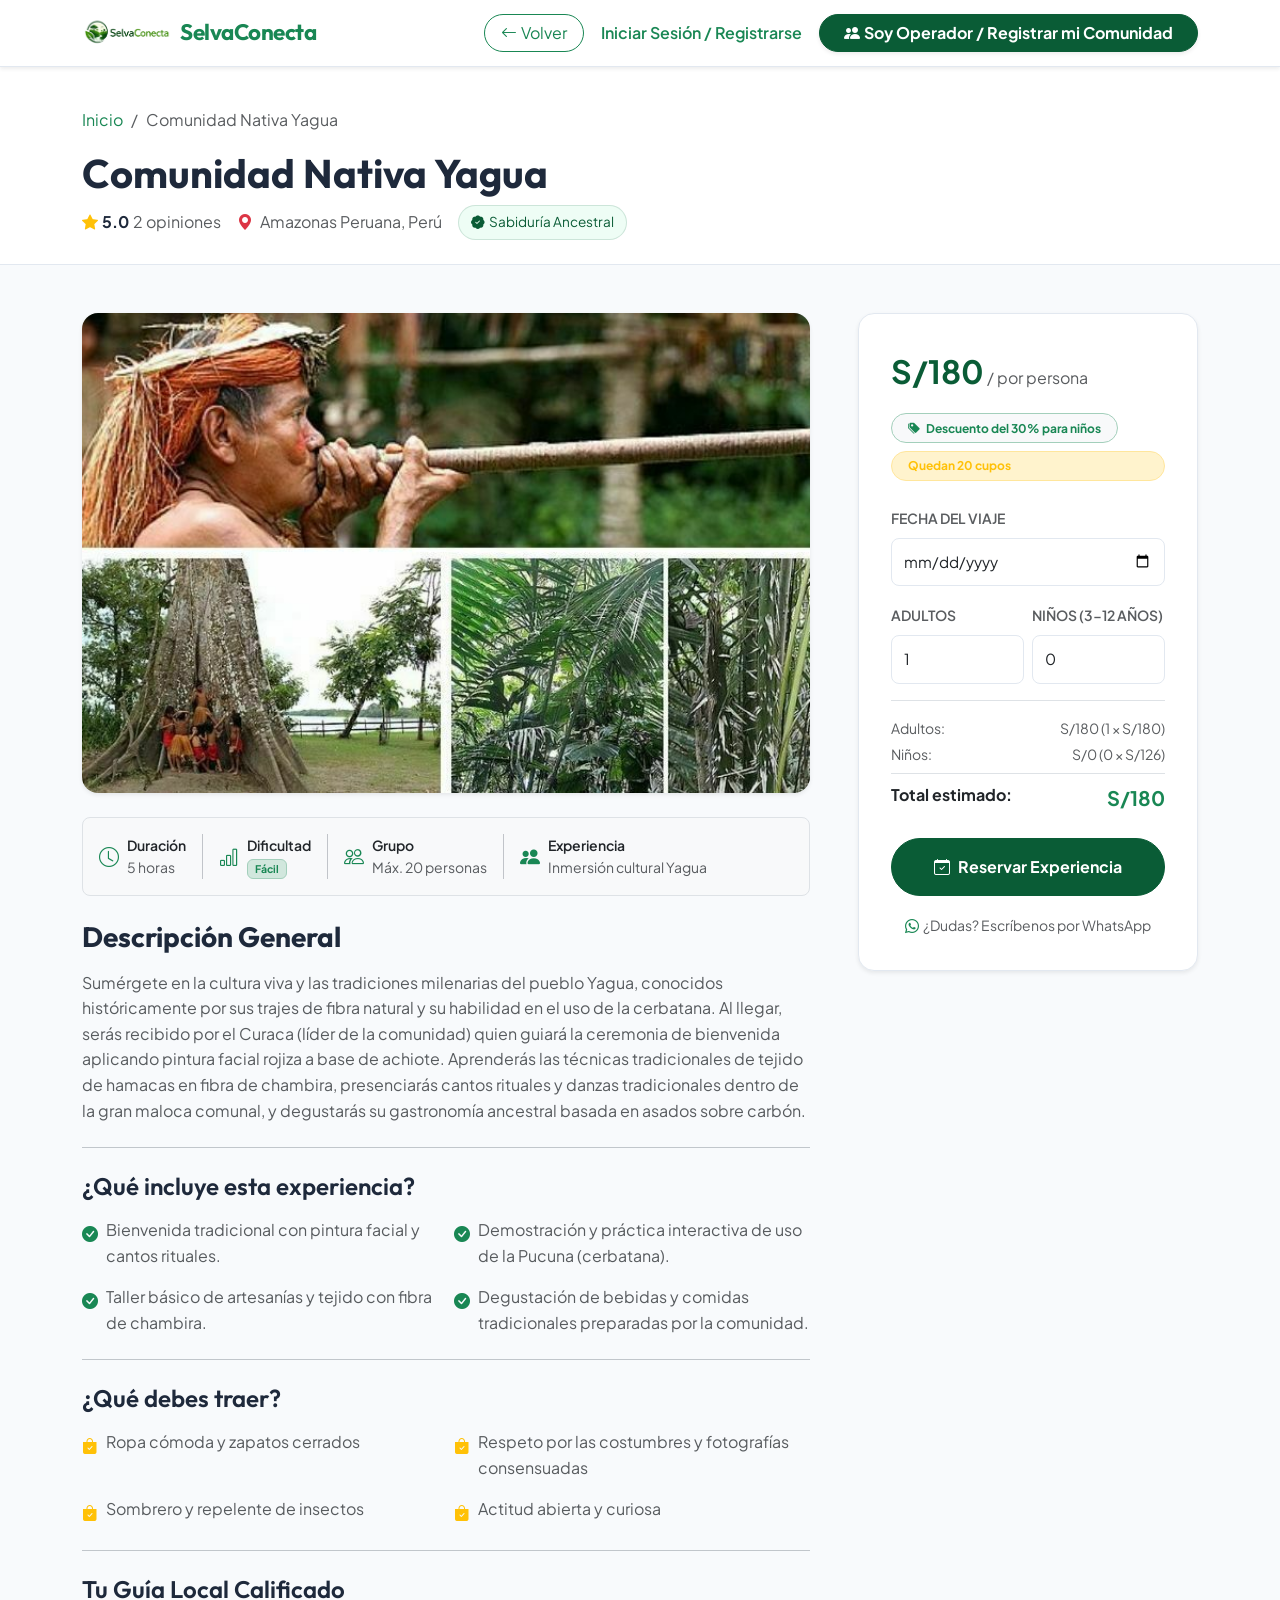
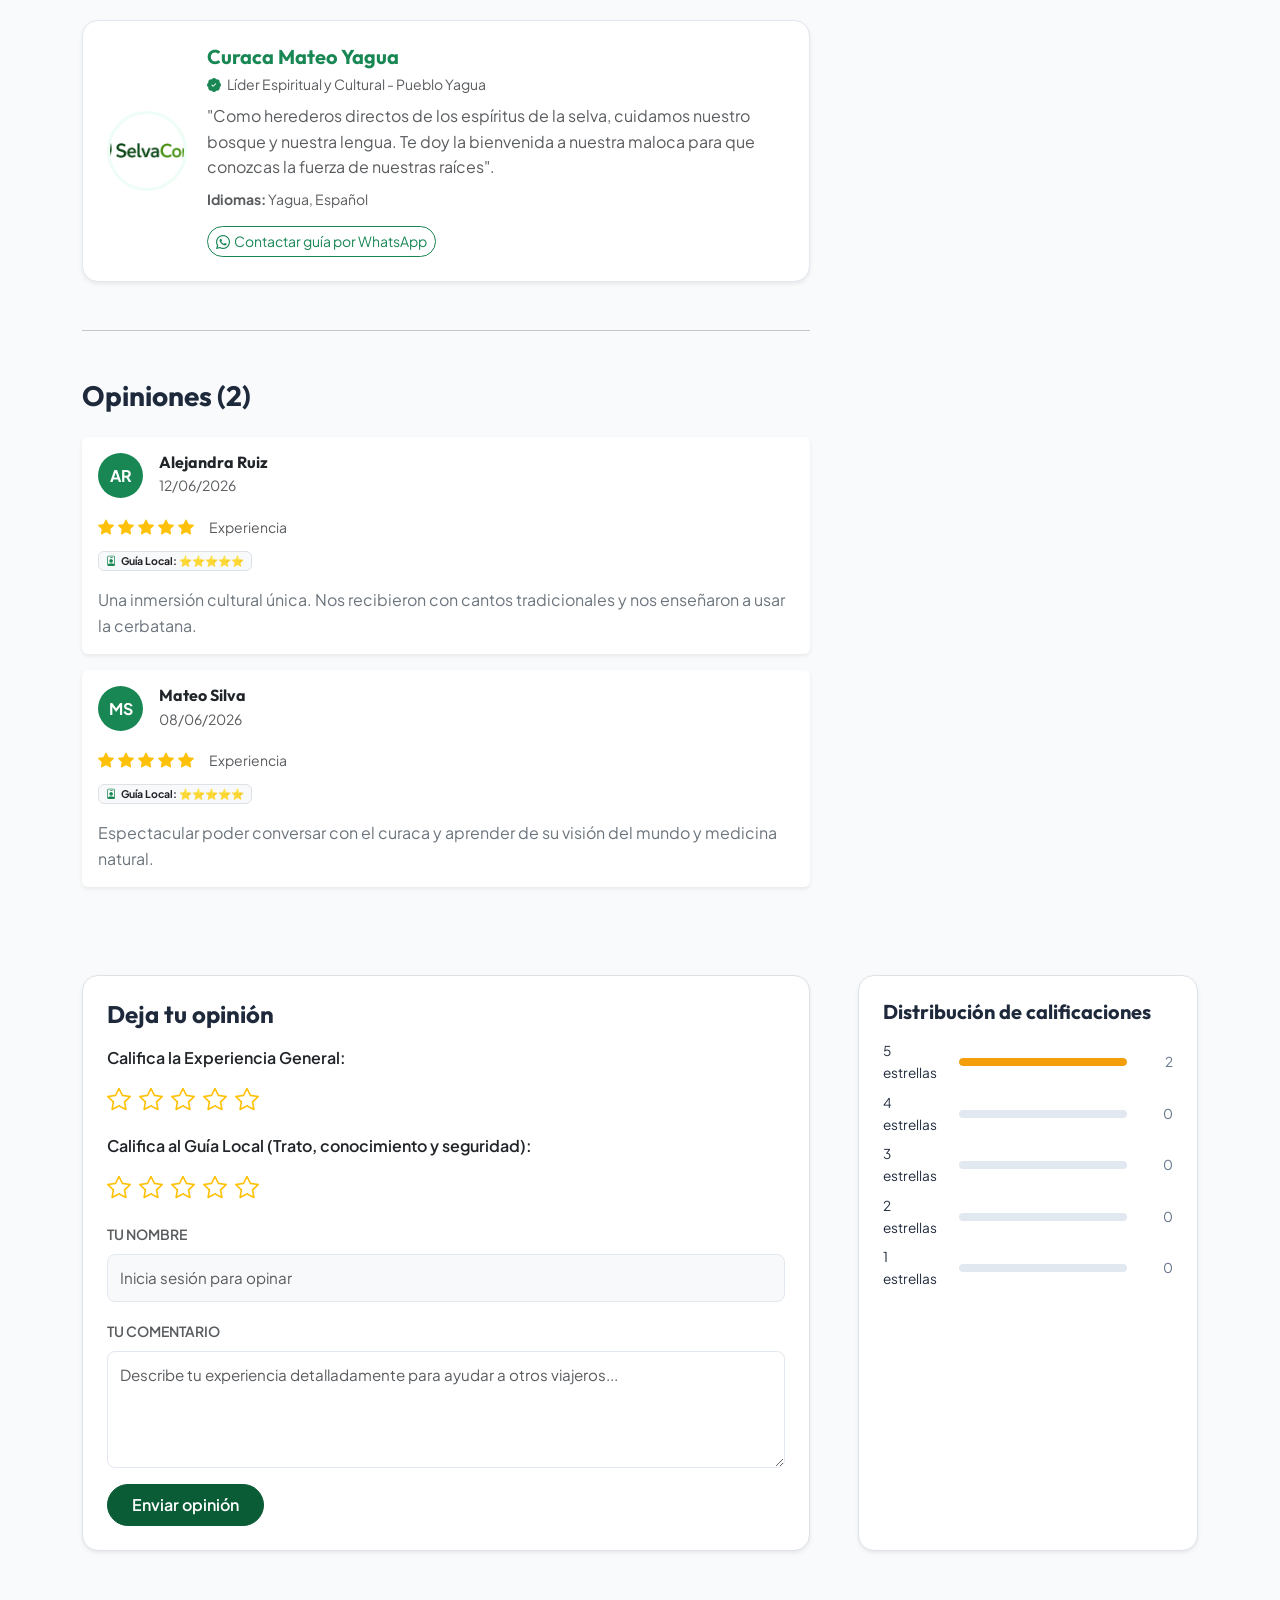
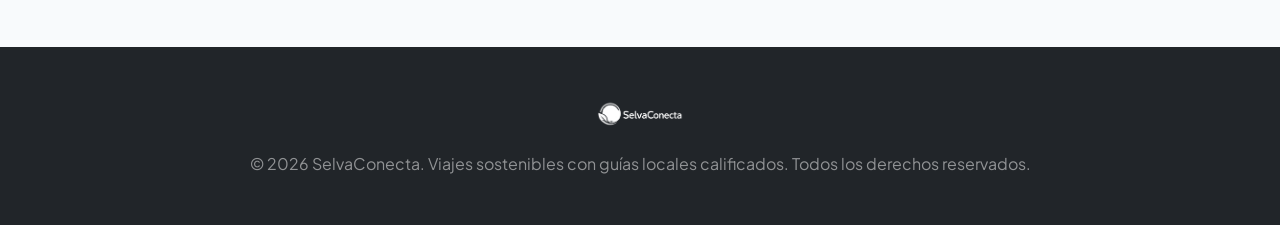
<file: detalleYagu.html>
<!DOCTYPE html>
<html lang="es">
<head>
    <meta charset="UTF-8">
    <meta name="viewport" content="width=device-width, initial-scale=1.0">
    <title>Comunidad Nativa Yagua - SelvaConecta</title>
    <!-- Google Fonts -->
    <link rel="preconnect" href="https://fonts.googleapis.com">
    <link rel="preconnect" href="https://fonts.gstatic.com" crossorigin>
    <link href="https://fonts.googleapis.com/css2?family=Outfit:wght@400;500;600;700&family=Plus+Jakarta+Sans:wght@400;500;600;700&display=swap" rel="stylesheet">
    <!-- Bootstrap CSS -->
    <link href="https://cdn.jsdelivr.net/npm/bootstrap@5.3.3/dist/css/bootstrap.min.css" rel="stylesheet">
    <!-- Bootstrap Icons -->
    <link rel="stylesheet" href="https://cdn.jsdelivr.net/npm/bootstrap-icons@1.11.3/font/bootstrap-icons.min.css">
    <link rel="stylesheet" href="style.css">
</head>
<body>

<!-- Navbar -->
<nav class="navbar navbar-expand-lg bg-white shadow-sm sticky-top">
    <div class="container">
        <a class="navbar-brand d-flex align-items-center" href="#" role="button" data-bs-toggle="modal" data-bs-target="#modalEquipo" title="Sobre el equipo de SelvaConecta">
            <img src="logo.png" alt="SelvaConecta" class="logo">
            <span class="ms-2 brand-name font-outfit fw-bold text-success">SelvaConecta</span>
        </a>
        <button class="navbar-toggler" type="button" data-bs-toggle="collapse" data-bs-target="#navbarNav" aria-controls="navbarNav" aria-expanded="false" aria-label="Toggle navigation">
            <span class="navbar-toggler-icon"></span>
        </button>
        <div class="collapse navbar-collapse" id="navbarNav">
            <div class="ms-auto d-flex flex-column flex-lg-row align-items-lg-center gap-3 mt-2 mt-lg-0" id="navbar-buttons-container">
                <a href="index.html" class="btn btn-outline-success rounded-pill px-3" id="btn-back-home">
                    <i class="bi bi-arrow-left me-1"></i>Volver
                </a>
                <button class="btn btn-link text-success text-decoration-none fw-semibold p-0" id="btn-auth-tourist" data-bs-toggle="modal" data-bs-target="#authModal">
                    Iniciar Sesión / Registrarse
                </button>
                <a href="registro_operador.html" class="btn btn-success rounded-pill px-4 fw-bold shadow-sm" id="btn-reg-operator">
                    <i class="bi bi-people-fill me-1"></i>Soy Operador / Registrar mi Comunidad
                </a>
            </div>
        </div>
    </div>
</nav>

<!-- Header Info -->
<div class="detail-header-section">
    <div class="container">
        <nav aria-label="breadcrumb">
            <ol class="breadcrumb">
                <li class="breadcrumb-item"><a href="index.html" class="text-success text-decoration-none">Inicio</a></li>
                <li class="breadcrumb-item active" aria-current="page">Comunidad Nativa Yagua</li>
            </ol>
        </nav>
        <h1 class="font-outfit fw-bold mb-2">Comunidad Nativa Yagua</h1>
        <div class="d-flex flex-wrap align-items-center gap-3">
            <div class="d-flex align-items-center">
                <i class="bi bi-star-fill text-warning me-1"></i>
                <span class="fw-bold me-1">4.9</span>
                <span class="text-muted" id="reviews-count-header">24 opiniones</span>
            </div>
            <div class="text-muted"><i class="bi bi-geo-alt-fill text-danger me-1"></i> Amazonas Peruana, Perú</div>
            <span class="badge-verificado"><i class="bi bi-patch-check-fill me-1"></i> Sabiduría Ancestral</span>
        </div>
    </div>
</div>

<!-- Main Content -->
<div class="container py-5">
    <div class="row g-5">
        
        <!-- Left Column: Details -->
        <div class="col-lg-8">
            <!-- Main Image -->
            <img src="Yagua-el-pueblo-rojodel-Amazonas-Peruano.jpg" class="detail-main-img shadow-sm mb-4" alt="Comunidad Nativa Yagua">
            
            <!-- Quick Info Strip -->
            <div class="d-flex flex-wrap gap-3 mb-4 p-3 bg-light rounded-3 border">
                <div class="d-flex align-items-center gap-2 text-muted small">
                    <i class="bi bi-clock text-success fs-5"></i>
                    <div><div class="fw-semibold text-dark">Duración</div>5 horas</div>
                </div>
                <div class="vr d-none d-sm-block"></div>
                <div class="d-flex align-items-center gap-2 text-muted small">
                    <i class="bi bi-bar-chart text-success fs-5"></i>
                    <div><div class="fw-semibold text-dark">Dificultad</div><span class="badge bg-success-subtle text-success border border-success-subtle">Fácil</span></div>
                </div>
                <div class="vr d-none d-sm-block"></div>
                <div class="d-flex align-items-center gap-2 text-muted small">
                    <i class="bi bi-people text-success fs-5"></i>
                    <div><div class="fw-semibold text-dark">Grupo</div>Máx. 20 personas</div>
                </div>
                <div class="vr d-none d-sm-block"></div>
                <div class="d-flex align-items-center gap-2 text-muted small">
                    <i class="bi bi-people-fill text-success fs-5"></i>
                    <div><div class="fw-semibold text-dark">Experiencia</div>Inmersión cultural Yagua</div>
                </div>
            </div>

            <!-- Description -->
            <h3 class="font-outfit fw-bold mb-3">Descripción General</h3>
            <p class="text-muted fs-6 mb-4">
                Sumérgete en la cultura viva y las tradiciones milenarias del pueblo Yagua, conocidos históricamente por sus trajes de fibra natural y su habilidad en el uso de la cerbatana. Al llegar, serás recibido por el Curaca (líder de la comunidad) quien guiará la ceremonia de bienvenida aplicando pintura facial rojiza a base de achiote. Aprenderás las técnicas tradicionales de tejido de hamacas en fibra de chambira, presenciarás cantos rituales y danzas tradicionales dentro de la gran maloca comunal, y degustarás su gastronomía ancestral basada en asados sobre carbón.
            </p>

            <hr class="my-4">

            <!-- What's included -->
            <h4 class="font-outfit fw-semibold mb-3">¿Qué incluye esta experiencia?</h4>
            <div class="row g-3 mb-4 text-muted">
                <div class="col-md-6 d-flex align-items-start gap-2">
                    <i class="bi bi-check-circle-fill text-success mt-1"></i>
                    <div>Bienvenida tradicional con pintura facial y cantos rituales.</div>
                </div>
                <div class="col-md-6 d-flex align-items-start gap-2">
                    <i class="bi bi-check-circle-fill text-success mt-1"></i>
                    <div>Demostración y práctica interactiva de uso de la Pucuna (cerbatana).</div>
                </div>
                <div class="col-md-6 d-flex align-items-start gap-2">
                    <i class="bi bi-check-circle-fill text-success mt-1"></i>
                    <div>Taller básico de artesanías y tejido con fibra de chambira.</div>
                </div>
                <div class="col-md-6 d-flex align-items-start gap-2">
                    <i class="bi bi-check-circle-fill text-success mt-1"></i>
                    <div>Degustación de bebidas y comidas tradicionales preparadas por la comunidad.</div>
                </div>
            </div>


            <hr class="my-4">

            <!-- What to bring -->
            <h4 class="font-outfit fw-semibold mb-3">¿Qué debes traer?</h4>
            <div class="row g-3 mb-4 text-muted">
                <div class="col-md-6 d-flex align-items-start gap-2">
                    <i class="bi bi-bag-check-fill text-warning mt-1"></i>
                    <div>Ropa cómoda y zapatos cerrados</div>
                </div>
                <div class="col-md-6 d-flex align-items-start gap-2">
                    <i class="bi bi-bag-check-fill text-warning mt-1"></i>
                    <div>Respeto por las costumbres y fotografías consensuadas</div>
                </div>
                <div class="col-md-6 d-flex align-items-start gap-2">
                    <i class="bi bi-bag-check-fill text-warning mt-1"></i>
                    <div>Sombrero y repelente de insectos</div>
                </div>
                <div class="col-md-6 d-flex align-items-start gap-2">
                    <i class="bi bi-bag-check-fill text-warning mt-1"></i>
                    <div>Actitud abierta y curiosa</div>
                </div>
            </div>

            <hr class="my-4">

            <!-- Guide Profile -->
            <h4 class="font-outfit fw-semibold mb-3">Tu Guía Local Calificado</h4>
            <div class="guide-card shadow-sm mb-5">
                <a href="perfil_guia.html?id=mateo">
                    <img src="logo.png" class="guide-avatar cursor-pointer" alt="Curaca Mateo Yagua" id="guide-photo-placeholder">
                </a>
                <div>
                    <h5 class="mb-1 font-outfit fw-bold text-success">
                        <a href="perfil_guia.html?id=mateo" class="text-success text-decoration-none">Curaca Mateo Yagua</a>
                    </h5>
                    <p class="text-muted small mb-2"><i class="bi bi-patch-check-fill text-success me-1"></i> Líder Espiritual y Cultural - Pueblo Yagua</p>
                    <p class="mb-0 text-muted fs-6">
                        "Como herederos directos de los espíritus de la selva, cuidamos nuestro bosque y nuestra lengua. Te doy la bienvenida a nuestra maloca para que conozcas la fuerza de nuestras raíces".
                    </p>
                    <div class="mt-2 text-muted small"><strong>Idiomas:</strong> Yagua, Español</div>
                    <a href="https://wa.me/51987654321" target="_blank" class="btn btn-sm btn-outline-success rounded-pill mt-3 d-inline-flex align-items-center gap-1">
                        <i class="bi bi-whatsapp"></i> Contactar guía por WhatsApp
                    </a>
                </div>
            </div>

            <!-- Review List Section -->
            <hr class="my-5">
            <div class="d-flex justify-content-between align-items-center mb-4">
                <h3 class="font-outfit fw-bold mb-0" id="comment-count-title">Opiniones (24)</h3>
            </div>
            
            <div id="comments-list">
                <!-- Loaded dynamically by JS -->
            </div>
        </div>

        <!-- Right Column: Booking Widget -->
        <div class="col-lg-4">
            <div class="booking-widget sticky-widget shadow-sm">
                <div class="mb-3">
                    <span class="price-tag">S/180</span>
                    <span class="text-muted"> / por persona</span>
                </div>
                <div class="badge bg-light text-success border border-success-subtle mb-2 px-3 py-2 rounded-pill">
                    <i class="bi bi-tags-fill me-1"></i> Descuento del 30% para niños
                </div>
                <div class="badge bg-warning-subtle text-warning border border-warning-subtle mb-4 px-3 py-2 rounded-pill d-block text-start" id="cupos-disponibles">
                    <i class="bi bi-people me-1"></i> Calculando cupos...
                </div>

                <form id="booking-form">
                    <div id="booking-fields">
                        <div class="mb-3">
                            <label for="booking-date" class="form-label fw-semibold text-muted small">FECHA DEL VIAJE</label>
                            <input type="date" id="booking-date" class="form-control booking-input" required>
                            <div class="invalid-feedback text-danger small mt-1"></div>
                        </div>

                        <div class="row g-2 mb-3">
                            <div class="col-6">
                                <label for="booking-adults" class="form-label fw-semibold text-muted small">ADULTOS</label>
                                <input type="number" id="booking-adults" class="form-control booking-input" min="1" max="15" value="1" required>
                                <div class="invalid-feedback text-danger small mt-1"></div>
                            </div>
                            <div class="col-6">
                                <label for="booking-children" class="form-label fw-semibold text-muted small">NIÑOS (3-12 AÑOS)</label>
                                <input type="number" id="booking-children" class="form-control booking-input" min="0" max="15" value="0">
                            </div>
                        </div>

                        <!-- Contact details removed and moved to Tourist Auth Modal -->

                        <!-- Price Breakdown -->
                        <div class="border-top pt-3 mb-4">
                            <div class="d-flex justify-content-between mb-1 text-muted small">
                                <span>Adultos:</span>
                                <span id="adult-price-summary">S/180 (1 × S/180)</span>
                            </div>
                            <div class="d-flex justify-content-between mb-2 text-muted small">
                                <span>Niños:</span>
                                <span id="child-price-summary">S/0 (0 × S/126)</span>
                            </div>
                            <div class="d-flex justify-content-between pt-2 border-top">
                                <strong class="text-dark">Total estimado:</strong>
                                <strong class="fs-5 text-success" id="total-price">S/180</strong>
                            </div>
                        </div>

                        <button type="submit" class="btn btn-success w-100 py-3 rounded-pill fw-bold">
                            <i class="bi bi-calendar-check me-2"></i>Reservar Experiencia
                        </button>
                        <div class="text-center mt-3">
                            <a href="https://wa.me/51987654321" target="_blank" class="text-muted small text-decoration-none">
                                <i class="bi bi-whatsapp text-success me-1"></i>¿Dudas? Escríbenos por WhatsApp
                            </a>
                        </div>
                    </div>

                    <!-- Booking Success State -->
                    <div id="booking-success" class="booking-success-view d-none">
                        <div class="success-icon-wrapper">
                            <i class="bi bi-check-lg"></i>
                        </div>
                        <h4 class="font-outfit fw-bold text-success mb-2">¡Reserva Registrada!</h4>
                        <p class="text-muted small mb-4">Tu solicitud ha sido enviada con éxito al guía local calificado.</p>
                        
                        <div class="bg-light p-3 rounded-3 text-start mb-4 text-muted small">
                            <div class="mb-2"><strong>Código:</strong> <span class="text-dark fw-bold" id="success-ref"></span></div>
                            <div class="mb-2"><strong>Fecha:</strong> <span class="text-dark" id="success-date"></span></div>
                            <div class="mb-2"><strong>Viajeros:</strong> <span class="text-dark" id="success-travelers"></span></div>
                            <div class="mb-2"><strong>Total:</strong> <span class="text-dark fw-semibold" id="success-total"></span></div>
                            <div class="mb-2"><strong>Confirmación enviada a:</strong> <span class="text-dark" id="success-email"></span></div>
                            <div class="mb-0"><strong>Método de pago:</strong> <span class="text-dark" id="success-payment"></span></div>
                        </div>

                        <p class="text-muted small mb-0">El guía se comunicará contigo vía WhatsApp en las próximas horas para coordinar el punto de partida y transporte fluvial.</p>
                    </div>
                </form>
            </div>
        </div>

    </div>

    <!-- Review Form and Distributions -->
    <div class="row g-5 mt-4">
        <div class="col-lg-8">
            <div class="bg-white p-4 rounded-4 border shadow-sm">
                <h4 class="font-outfit fw-bold mb-3">Deja tu opinión</h4>
                <form id="comment-form">
                    <div class="mb-3">
    <label class="form-label fw-semibold text-dark">Califica la Experiencia General:</label>
    <div class="rating-stars d-flex gap-2 fs-4 text-warning">
        <input type="radio" name="comment-rating" value="1" id="star1" class="d-none"><label for="star1" class="bi bi-star cursor-pointer"></label>
        <input type="radio" name="comment-rating" value="2" id="star2" class="d-none"><label for="star2" class="bi bi-star cursor-pointer"></label>
        <input type="radio" name="comment-rating" value="3" id="star3" class="d-none"><label for="star3" class="bi bi-star cursor-pointer"></label>
        <input type="radio" name="comment-rating" value="4" id="star4" class="d-none"><label for="star4" class="bi bi-star cursor-pointer"></label>
        <input type="radio" name="comment-rating" value="5" id="star5" class="d-none"><label for="star5" class="bi bi-star cursor-pointer"></label>
    </div>
</div>

<div class="mb-3">
    <label class="form-label fw-semibold text-dark">Califica al Guía Local (Trato, conocimiento y seguridad):</label>
    <div class="rating-stars-guide d-flex gap-2 fs-4 text-warning">
        <input type="radio" name="guide-rating" value="1" id="gstar1" class="d-none"><label for="gstar1" class="bi bi-star cursor-pointer"></label>
        <input type="radio" name="guide-rating" value="2" id="gstar2" class="d-none"><label for="gstar2" class="bi bi-star cursor-pointer"></label>
        <input type="radio" name="guide-rating" value="3" id="gstar3" class="d-none"><label for="gstar3" class="bi bi-star cursor-pointer"></label>
        <input type="radio" name="guide-rating" value="4" id="gstar4" class="d-none"><label for="gstar4" class="bi bi-star cursor-pointer"></label>
        <input type="radio" name="guide-rating" value="5" id="gstar5" class="d-none"><label for="gstar5" class="bi bi-star cursor-pointer"></label>
    </div>
</div>
                    <div class="mb-3">
                        <label class="form-label fw-semibold text-muted small">TU NOMBRE</label>
                        <input type="text" id="comment-author-name" class="form-control booking-input bg-light" placeholder="Inicia sesión para opinar" readonly disabled>
                    </div>
                   
                    <div class="mb-3">
                        <label for="comment-text" class="form-label fw-semibold text-muted small">TU COMENTARIO</label>
                        <textarea id="comment-text" rows="4" class="form-control booking-input" placeholder="Describe tu experiencia detalladamente para ayudar a otros viajeros..." required></textarea>
                        <div id="comment-text-error" class="text-danger small mt-1" style="display:none;"></div>
                    </div>
                    <button type="submit" class="btn btn-success px-4 py-2 rounded-pill fw-semibold">
                        Enviar opinión
                    </button>
                </form>
            </div>
        </div>
        <div class="col-lg-4">
            <div class="bg-white p-4 rounded-4 border shadow-sm h-100">
                <h5 class="font-outfit fw-bold mb-3">Distribución de calificaciones</h5>
                <div id="ratings-distribution-list">
                    <!-- Loaded dynamically by JS -->
                </div>
            </div>
        </div>
    </div>
</div>

<!-- Footer -->
<footer class="bg-dark text-light py-5 mt-5">
    <div class="container text-center">
        <img src="logo.png" alt="SelvaConecta" class="logo mb-3 filter-white" style="height: 40px; width: auto;">
        <p class="mb-0 text-white-50">&copy; 2026 SelvaConecta. Viajes sostenibles con guías locales calificados. Todos los derechos reservados.</p>
    </div>
</footer>

<!-- Scripts -->
<script src="https://cdn.jsdelivr.net/npm/bootstrap@5.3.3/dist/js/bootstrap.bundle.min.js"></script>
<script src="db.js"></script>
<script src="auth.js"></script>
<script src="detalle.js"></script>

<div class="toast-container position-fixed bottom-0 end-0 p-3">
  <div id="appToast" class="toast align-items-center text-bg-danger border-0" role="alert" aria-live="assertive" aria-atomic="true">
    <div class="d-flex">
      <div class="toast-body" id="toast-message">
        Mensaje de error aquí.
      </div>
      <button type="button" class="btn-close btn-close-white me-2 m-auto" data-bs-dismiss="toast" aria-label="Cerrar"></button>
    </div>
  </div>
</div>


<!-- Modal: Equipo / Acerca de SelvaConecta -->
<div class="modal fade" id="modalEquipo" tabindex="-1" aria-labelledby="modalEquipoLabel" aria-hidden="true">
    <div class="modal-dialog modal-dialog-centered">
        <div class="modal-content team-modal-content">
            <div class="modal-header border-0 pb-0">
                <h5 class="modal-title font-outfit fw-bold text-success" id="modalEquipoLabel">
                    <i class="bi bi-people-fill me-2"></i>Nuestro Equipo
                </h5>
                <button type="button" class="btn-close" data-bs-dismiss="modal" aria-label="Cerrar"></button>
            </div>
            <div class="modal-body pt-2">
                <p class="text-muted small mb-4">
                    SelvaConecta conecta a viajeros con experiencias auténticas de turismo vivencial junto a comunidades de la Amazonía peruana.
                </p>
                <div class="d-flex flex-column gap-3">
                    <div class="d-flex align-items-center team-member-row">
                        <div class="team-avatar">D</div>
                        <div class="ms-3">
                            <div class="fw-bold">Diego</div>
                            <div class="small text-muted">Equipo de desarrollo</div>
                        </div>
                    </div>
                    <div class="d-flex align-items-center team-member-row">
                        <div class="team-avatar">A</div>
                        <div class="ms-3">
                            <div class="fw-bold">Andre</div>
                            <div class="small text-muted">Equipo de desarrollo</div>
                        </div>
                    </div>
                    <div class="d-flex align-items-center team-member-row">
                        <div class="team-avatar">J</div>
                        <div class="ms-3">
                            <div class="fw-bold">Jhen</div>
                            <div class="small text-muted">Equipo de desarrollo</div>
                        </div>
                    </div>
                    <div class="d-flex align-items-center team-member-row">
                        <div class="team-avatar">M</div>
                        <div class="ms-3">
                            <div class="fw-bold">Marcio</div>
                            <div class="small text-muted">Equipo de desarrollo</div>
                        </div>
                    </div>
                </div>
            </div>
            <div class="modal-footer flex-column border-0 pt-0 team-modal-footer">
                <hr class="w-100">
                <p class="small text-muted mb-1 text-center w-100">
                    &copy; <span id="anioActual"></span> SelvaConecta. Todos los derechos reservados.
                </p>
                <p class="small text-muted mb-0 text-center w-100">
                    Hecho con <i class="bi bi-heart-fill text-danger"></i> en la Amazonía peruana
                </p>
            </div>
        </div>
    </div>
</div>
<script>
    document.addEventListener('DOMContentLoaded', function () {
        var anioEl = document.getElementById('anioActual');
        if (anioEl) { anioEl.textContent = new Date().getFullYear(); }
    });
</script>
</body>
</html>
</file>
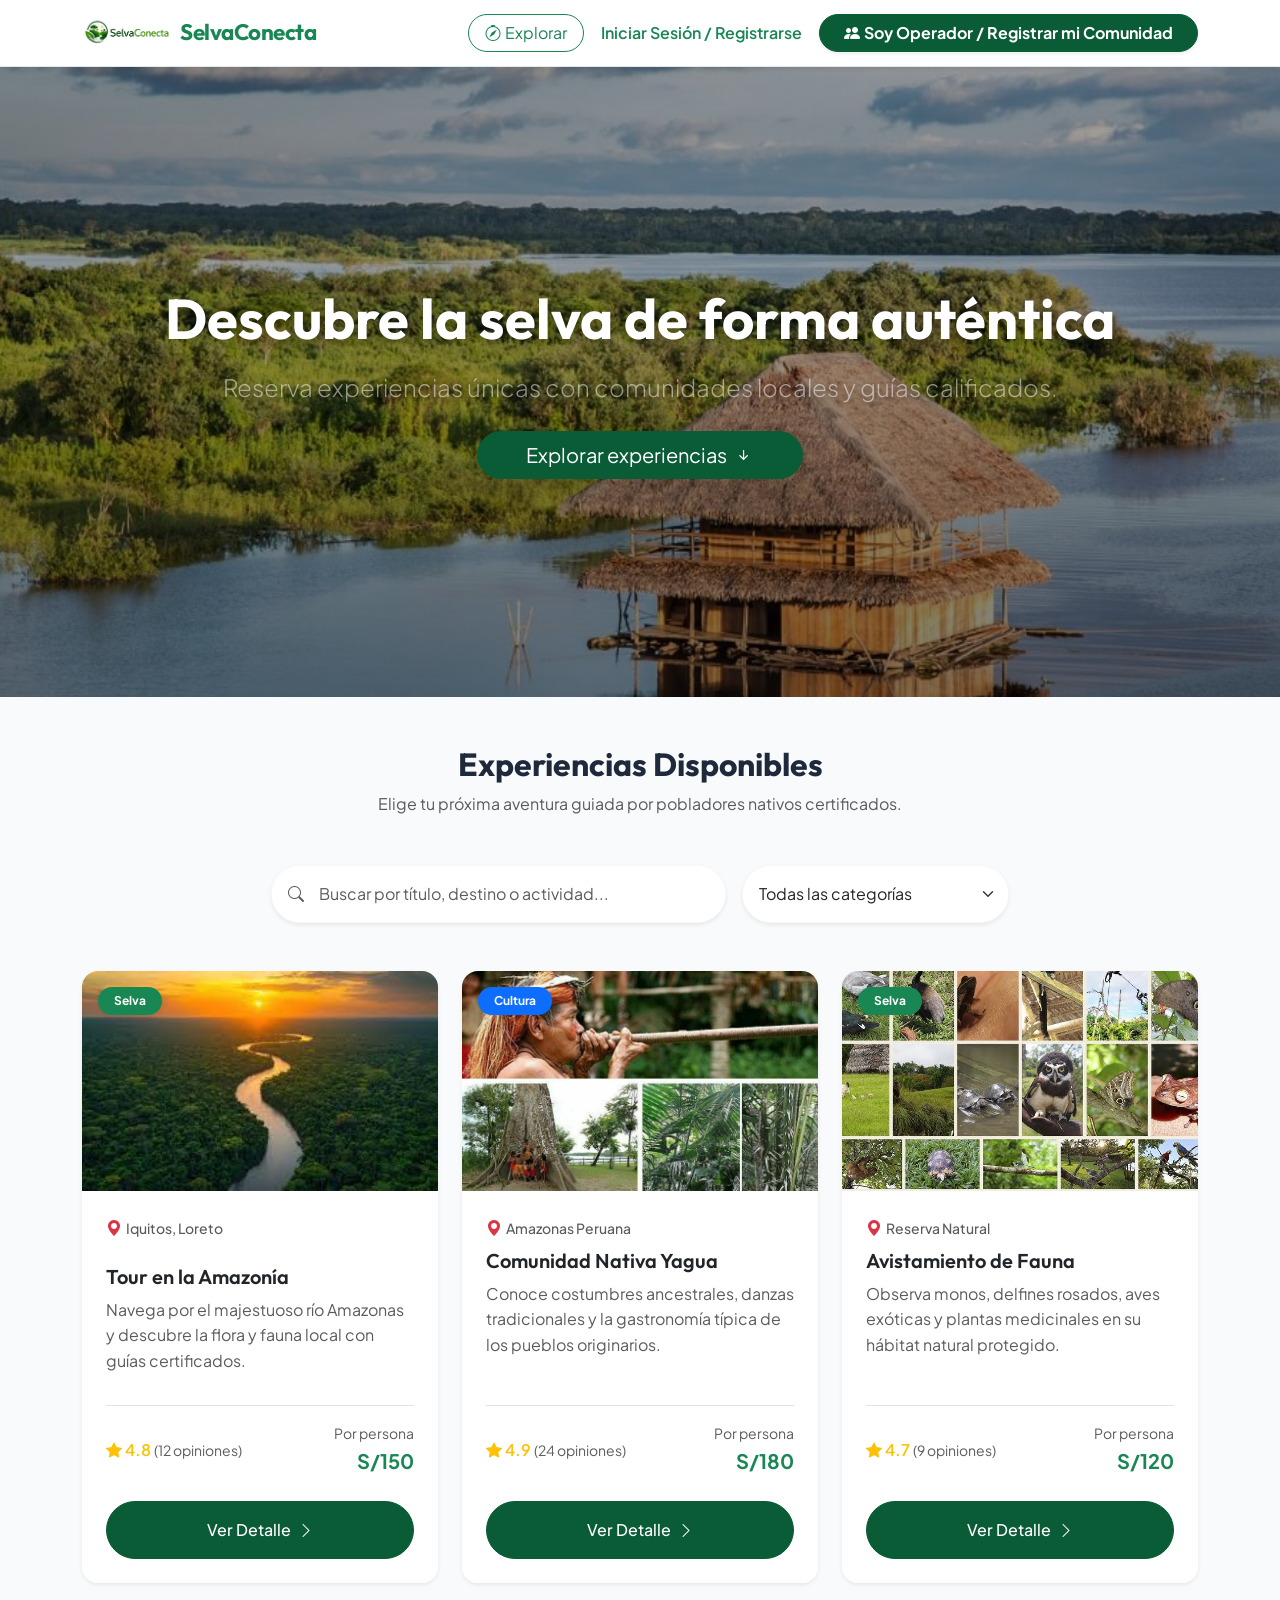
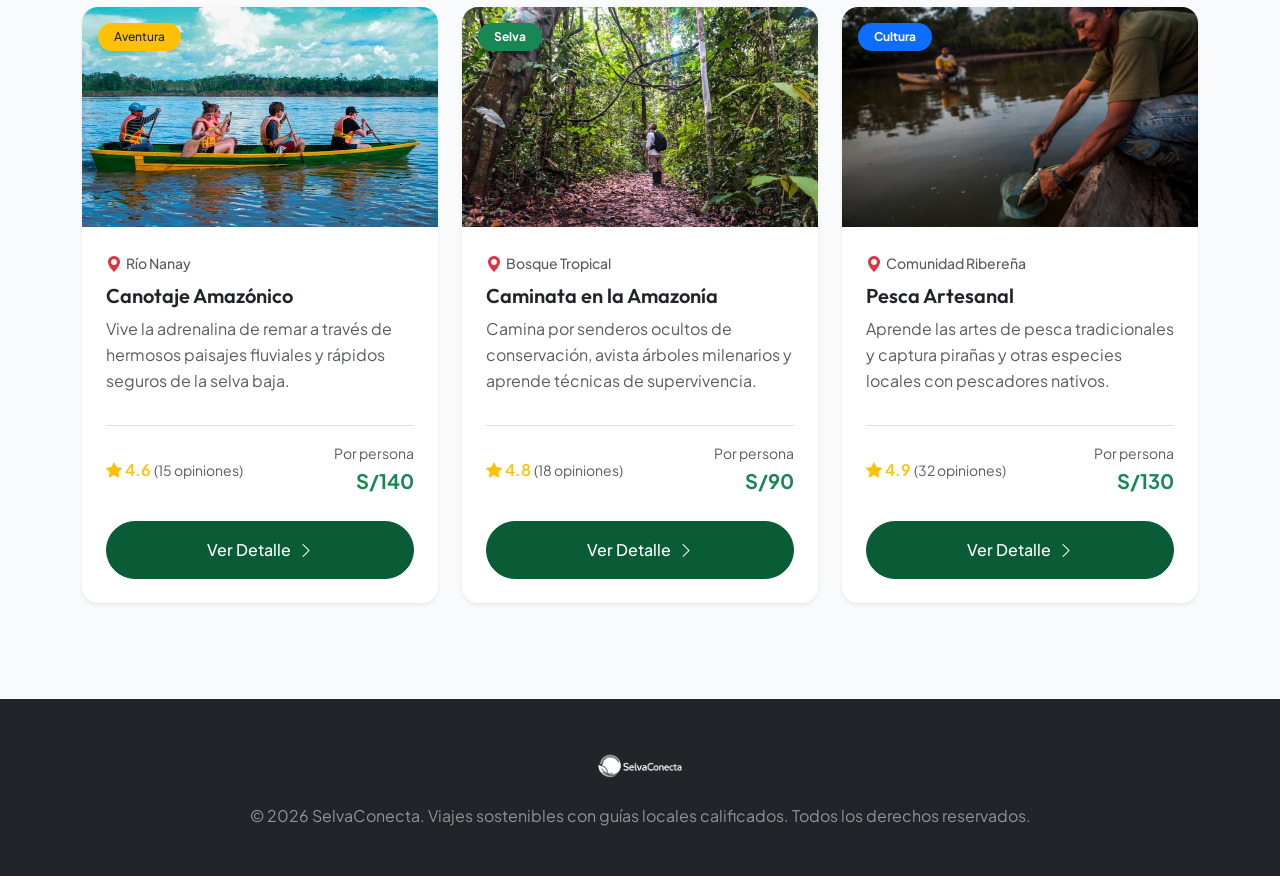
<file: perfil.html>
<!DOCTYPE html>
<html lang="es">
<head>
    <meta charset="UTF-8">
    <meta name="viewport" content="width=device-width, initial-scale=1.0">
    <title>Mi Perfil - SelvaConecta</title>
    <!-- Google Fonts -->
    <link rel="preconnect" href="https://fonts.googleapis.com">
    <link rel="preconnect" href="https://fonts.gstatic.com" crossorigin>
    <link href="https://fonts.googleapis.com/css2?family=Outfit:wght@400;500;600;700&family=Plus+Jakarta+Sans:wght@400;500;600;700&display=swap" rel="stylesheet">
    <!-- Bootstrap CSS -->
    <link href="https://cdn.jsdelivr.net/npm/bootstrap@5.3.3/dist/css/bootstrap.min.css" rel="stylesheet">
    <!-- Bootstrap Icons -->
    <link rel="stylesheet" href="https://cdn.jsdelivr.net/npm/bootstrap-icons@1.11.3/font/bootstrap-icons.min.css">
    <link rel="stylesheet" href="style.css">
</head>
<body>

<!-- Navbar -->
<nav class="navbar navbar-expand-lg bg-white shadow-sm sticky-top">
    <div class="container">
        <a class="navbar-brand d-flex align-items-center" href="#" role="button" data-bs-toggle="modal" data-bs-target="#modalEquipo" title="Sobre el equipo de SelvaConecta">
            <img src="logo.png" alt="SelvaConecta" class="logo">
            <span class="ms-2 brand-name font-outfit fw-bold text-success">SelvaConecta</span>
        </a>
        <button class="navbar-toggler" type="button" data-bs-toggle="collapse" data-bs-target="#navbarNav"
            aria-controls="navbarNav" aria-expanded="false" aria-label="Toggle navigation">
            <span class="navbar-toggler-icon"></span>
        </button>
        <div class="collapse navbar-collapse" id="navbarNav">
            <div class="ms-auto d-flex flex-column flex-lg-row align-items-lg-center gap-3 mt-2 mt-lg-0" id="navbar-buttons-container">
                <a href="index.html" class="btn btn-outline-success rounded-pill px-3">
                    <i class="bi bi-arrow-left me-1"></i>Volver al inicio
                </a>
                <!-- El botón "Cerrar Sesión" ya no se declara aquí de forma fija:
                     auth.js (SelvaAuth.actualizarNavbar) lo inserta dinámicamente
                     junto con el avatar y "Mi Perfil" cuando hay sesión activa.
                     Tenerlo también fijo aquí hacía que apareciera duplicado. -->
            </div>
        </div>
    </div>
</nav>

<!-- Page Header -->
<div class="detail-header-section">
    <div class="container">
        <div class="d-flex align-items-center gap-3">
            <div id="perfil-avatar" class="user-initials-avatar" style="width:64px;height:64px;font-size:1.5rem;"></div>
            <div>
                <h2 class="font-outfit fw-bold mb-0" id="perfil-nombre">Mi Perfil</h2>
                <p class="text-muted mb-0 small" id="perfil-email"></p>
            </div>
        </div>
    </div>
</div>

<!-- Main Content -->
<div class="container py-5">
    <h4 class="font-outfit fw-bold mb-4">
        <i class="bi bi-calendar2-check text-success me-2"></i>Mis Reservas
    </h4>
    <div id="mis-reservas"></div>
</div>

<!-- Footer -->
<footer class="bg-dark text-light py-4 mt-5">
    <div class="container text-center">
        <img src="logo.png" alt="SelvaConecta" class="logo mb-2 filter-white" style="height:36px;">
        <p class="mb-0 text-white-50 small">&copy; 2026 SelvaConecta. Viajes sostenibles con guías locales calificados.</p>
    </div>
</footer>

<!-- Bootstrap JS -->
<script src="https://cdn.jsdelivr.net/npm/bootstrap@5.3.3/dist/js/bootstrap.bundle.min.js"></script>
<script src="db.js"></script>
<script src="auth.js"></script>
<script src="perfil.js"></script>

<!-- Modal: Equipo / Acerca de SelvaConecta -->
<div class="modal fade" id="modalEquipo" tabindex="-1" aria-labelledby="modalEquipoLabel" aria-hidden="true">
    <div class="modal-dialog modal-dialog-centered">
        <div class="modal-content team-modal-content">
            <div class="modal-header border-0 pb-0">
                <h5 class="modal-title font-outfit fw-bold text-success" id="modalEquipoLabel">
                    <i class="bi bi-people-fill me-2"></i>Nuestro Equipo
                </h5>
                <button type="button" class="btn-close" data-bs-dismiss="modal" aria-label="Cerrar"></button>
            </div>
            <div class="modal-body pt-2">
                <p class="text-muted small mb-4">
                    SelvaConecta conecta a viajeros con experiencias auténticas de turismo vivencial junto a comunidades de la Amazonía peruana.
                </p>
                <div class="d-flex flex-column gap-3">
                    <div class="d-flex align-items-center team-member-row">
                        <div class="team-avatar">D</div>
                        <div class="ms-3">
                            <div class="fw-bold">Diego</div>
                            <div class="small text-muted">Equipo de desarrollo</div>
                        </div>
                    </div>
                    <div class="d-flex align-items-center team-member-row">
                        <div class="team-avatar">A</div>
                        <div class="ms-3">
                            <div class="fw-bold">Andre</div>
                            <div class="small text-muted">Equipo de desarrollo</div>
                        </div>
                    </div>
                    <div class="d-flex align-items-center team-member-row">
                        <div class="team-avatar">J</div>
                        <div class="ms-3">
                            <div class="fw-bold">Jhen</div>
                            <div class="small text-muted">Equipo de desarrollo</div>
                        </div>
                    </div>
                    <div class="d-flex align-items-center team-member-row">
                        <div class="team-avatar">M</div>
                        <div class="ms-3">
                            <div class="fw-bold">Marcio</div>
                            <div class="small text-muted">Equipo de desarrollo</div>
                        </div>
                    </div>
                </div>
            </div>
            <div class="modal-footer flex-column border-0 pt-0 team-modal-footer">
                <hr class="w-100">
                <p class="small text-muted mb-1 text-center w-100">
                    &copy; <span id="anioActual"></span> SelvaConecta. Todos los derechos reservados.
                </p>
                <p class="small text-muted mb-0 text-center w-100">
                    Hecho con <i class="bi bi-heart-fill text-danger"></i> en la Amazonía peruana
                </p>
            </div>
        </div>
    </div>
</div>
<script>
    document.addEventListener('DOMContentLoaded', function () {
        var anioEl = document.getElementById('anioActual');
        if (anioEl) { anioEl.textContent = new Date().getFullYear(); }
    });
</script>
</body>
</html>
</file>
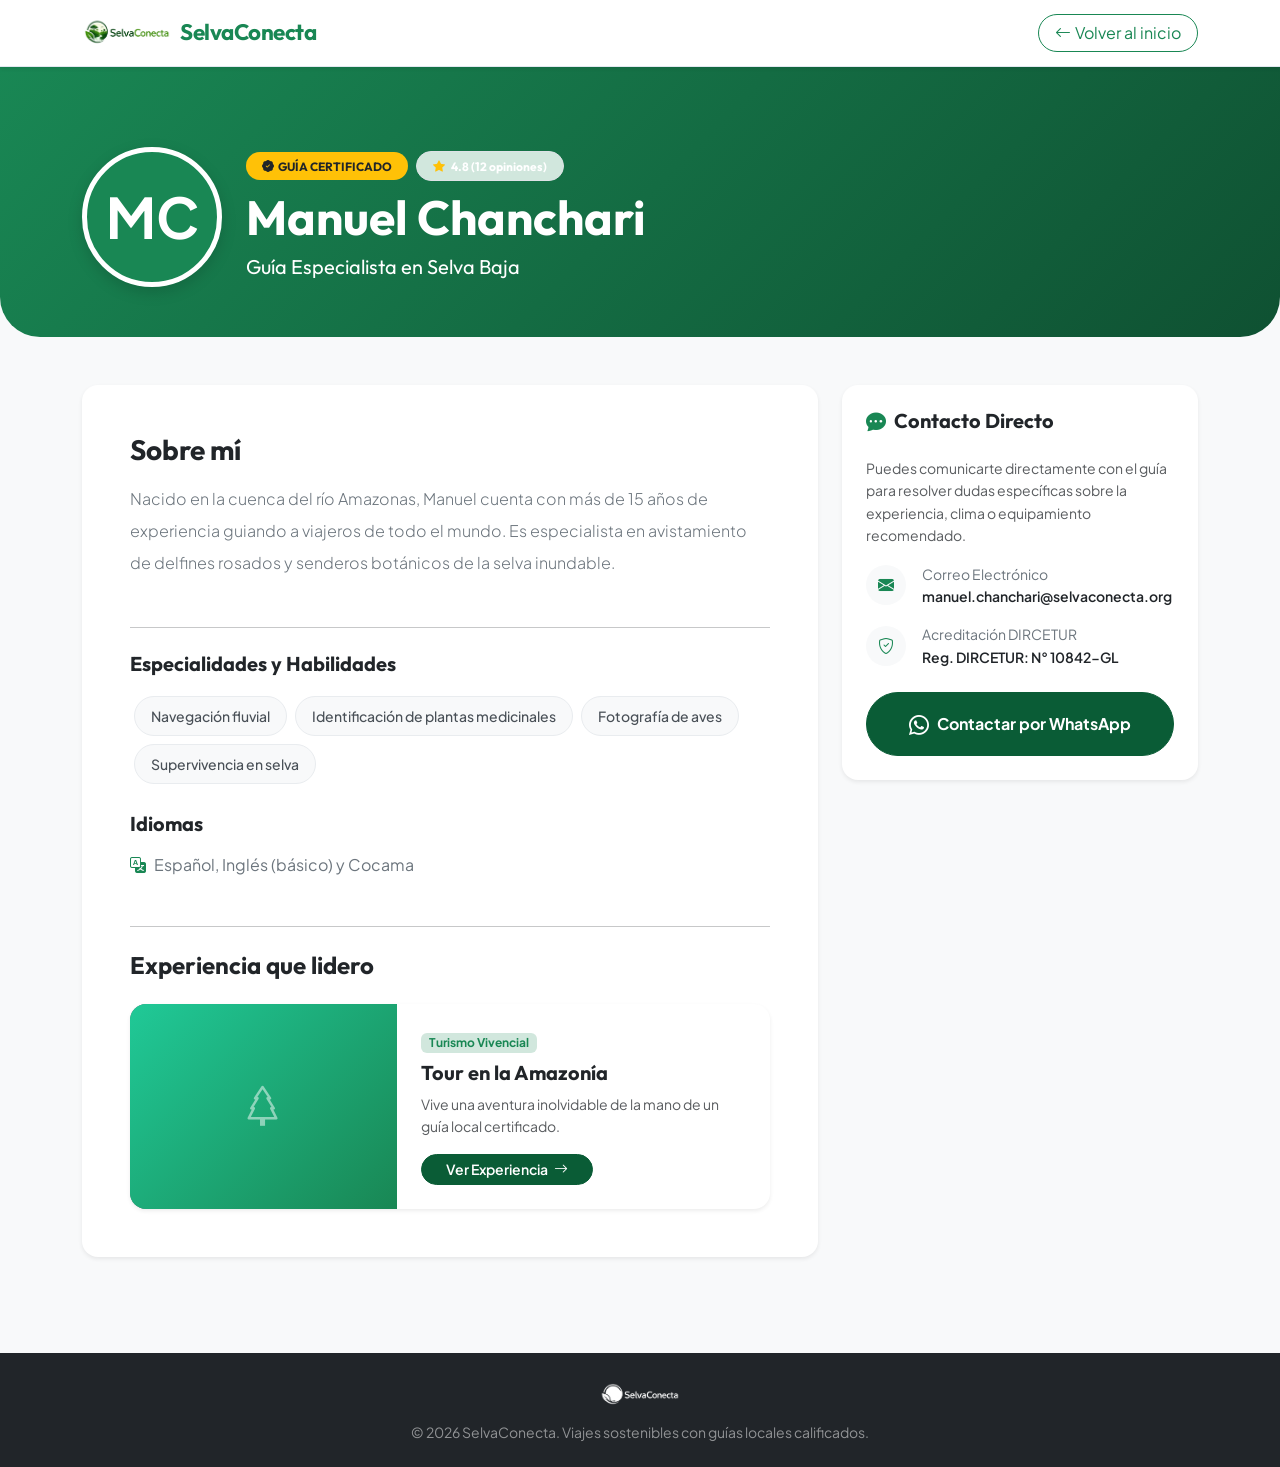
<file: perfil_guia.html>
<!DOCTYPE html>
<html lang="es">
<head>
    <meta charset="UTF-8">
    <meta name="viewport" content="width=device-width, initial-scale=1.0">
    <title>Perfil del Guía - SelvaConecta</title>
    <!-- Google Fonts -->
    <link rel="preconnect" href="https://fonts.googleapis.com">
    <link rel="preconnect" href="https://fonts.gstatic.com" crossorigin>
    <link href="https://fonts.googleapis.com/css2?family=Outfit:wght@400;500;600;700&family=Plus+Jakarta+Sans:wght@400;500;600;700&display=swap" rel="stylesheet">
    <!-- Bootstrap CSS -->
    <link href="https://cdn.jsdelivr.net/npm/bootstrap@5.3.3/dist/css/bootstrap.min.css" rel="stylesheet">
    <!-- Bootstrap Icons -->
    <link rel="stylesheet" href="https://cdn.jsdelivr.net/npm/bootstrap-icons@1.11.3/font/bootstrap-icons.min.css">
    <link rel="stylesheet" href="style.css">
    <style>
        .guide-profile-hero {
            background: linear-gradient(135deg, #198754 0%, #0f5132 100%);
            color: white;
            padding: 80px 0 50px 0;
            border-bottom-left-radius: 40px;
            border-bottom-right-radius: 40px;
        }
        .guide-profile-card {
            background: white;
            border-radius: 24px;
            box-shadow: 0 10px 30px rgba(0, 0, 0, 0.08);
            margin-top: -60px;
            border: none;
            overflow: hidden;
        }
        .badge-credential {
            background-color: rgba(25, 135, 84, 0.1);
            color: #198754;
            font-weight: 600;
            border: 1px solid rgba(25, 135, 84, 0.2);
        }
        .skill-tag {
            background: #f8f9fa;
            border-radius: 50px;
            padding: 8px 16px;
            font-size: 0.875rem;
            color: #495057;
            font-weight: 500;
            display: inline-block;
            border: 1px solid #e9ecef;
            margin: 4px;
        }
        .guide-avatar-large {
            width: 140px;
            height: 140px;
            font-size: 3.5rem;
            border: 5px solid white;
            box-shadow: 0 5px 15px rgba(0,0,0,0.15);
        }
        .experience-card-hover {
            transition: all 0.3s ease;
            border: 1px solid #e9ecef;
            border-radius: 16px;
            overflow: hidden;
        }
        .experience-card-hover:hover {
            transform: translateY(-5px);
            box-shadow: 0 10px 20px rgba(0,0,0,0.08);
        }
    </style>
</head>
<body class="bg-light">

<!-- Navbar -->
<nav class="navbar navbar-expand-lg bg-white shadow-sm sticky-top">
    <div class="container">
        <a class="navbar-brand d-flex align-items-center" href="index.html">
            <img src="logo.png" alt="SelvaConecta" class="logo">
            <span class="ms-2 brand-name font-outfit fw-bold text-success">SelvaConecta</span>
        </a>
        <button class="navbar-toggler" type="button" data-bs-toggle="collapse" data-bs-target="#navbarNav"
            aria-controls="navbarNav" aria-expanded="false" aria-label="Toggle navigation">
            <span class="navbar-toggler-icon"></span>
        </button>
        <div class="collapse navbar-collapse" id="navbarNav">
            <div class="ms-auto d-flex flex-column flex-lg-row align-items-lg-center gap-3 mt-2 mt-lg-0" id="navbar-buttons-container">
                <a href="index.html" class="btn btn-outline-success rounded-pill px-3">
                    <i class="bi bi-arrow-left me-1"></i>Volver al inicio
                </a>
            </div>
        </div>
    </div>
</nav>

<!-- Hero Section -->
<div class="guide-profile-hero text-center text-md-start">
    <div class="container">
        <div class="row align-items-center g-4">
            <div class="col-md-auto d-flex justify-content-center">
                <div id="guide-avatar-placeholder" class="rounded-circle bg-success text-white d-flex align-items-center justify-content-center guide-avatar-large fw-bold">
                    --
                </div>
            </div>
            <div class="col-md">
                <div class="d-flex flex-wrap align-items-center justify-content-center justify-content-md-start gap-2 mb-2">
                    <span class="badge bg-warning text-dark fw-bold px-3 py-2 rounded-pill font-outfit">
                        <i class="bi bi-patch-check-fill me-1"></i>GUÍA CERTIFICADO
                    </span>
                    <span class="badge bg-success-subtle text-white border border-white-50 px-3 py-2 rounded-pill font-outfit">
                        <i class="bi bi-star-fill text-warning me-1"></i> <span id="guide-rating-num">--</span> (<span id="guide-reviews-text">--</span>)
                    </span>
                </div>
                <h1 class="font-outfit fw-bold mb-1 display-5" id="guide-name">Cargando Guía...</h1>
                <p class="fs-5 opacity-90 mb-0 font-outfit" id="guide-title">---</p>
            </div>
        </div>
    </div>
</div>

<!-- Main Content -->
<div class="container py-5 mb-5">
    <div class="row g-4">
        <!-- Sidebar Contact Info -->
        <div class="col-lg-4 order-lg-2">
            <div class="card border-0 shadow-sm rounded-4 p-4 mb-4">
                <h5 class="font-outfit fw-bold text-dark mb-4">
                    <i class="bi bi-chat-dots-fill text-success me-2"></i>Contacto Directo
                </h5>
                <p class="text-muted small">Puedes comunicarte directamente con el guía para resolver dudas específicas sobre la experiencia, clima o equipamiento recomendado.</p>
                
                <div class="d-flex flex-column gap-3 mb-4">
                    <div class="d-flex align-items-center">
                        <div class="bg-light text-success rounded-circle p-2 d-flex align-items-center justify-content-center me-3" style="width: 40px; height: 40px;">
                            <i class="bi bi-envelope-fill"></i>
                        </div>
                        <div>
                            <div class="text-secondary small">Correo Electrónico</div>
                            <div class="fw-semibold text-dark small" id="guide-email">---</div>
                        </div>
                    </div>
                    <div class="d-flex align-items-center">
                        <div class="bg-light text-success rounded-circle p-2 d-flex align-items-center justify-content-center me-3" style="width: 40px; height: 40px;">
                            <i class="bi bi-shield-check"></i>
                        </div>
                        <div>
                            <div class="text-secondary small">Acreditación DIRCETUR</div>
                            <div class="fw-semibold text-dark small" id="guide-dircetur">---</div>
                        </div>
                    </div>
                </div>

                <a href="#" id="btn-guide-whatsapp" target="_blank" class="btn btn-success w-100 py-3 rounded-pill fw-bold d-flex align-items-center justify-content-center gap-2">
                    <i class="bi bi-whatsapp fs-5"></i> Contactar por WhatsApp
                </a>
            </div>
        </div>

        <!-- Main Body -->
        <div class="col-lg-8 order-lg-1">
            <div class="card border-0 shadow-sm rounded-4 p-4 p-md-5">
                <h3 class="font-outfit fw-bold text-dark mb-3">Sobre mí</h3>
                <p class="text-secondary lead fs-6 lh-lg mb-4" id="guide-bio">---</p>

                <hr class="my-4">

                <h5 class="font-outfit fw-bold text-dark mb-3">Especialidades y Habilidades</h5>
                <div id="guide-skills-list" class="mb-4 d-flex flex-wrap">
                    <!-- Skills will be injected here -->
                </div>

                <h5 class="font-outfit fw-bold text-dark mb-3">Idiomas</h5>
                <p class="text-secondary mb-4" id="guide-languages"><i class="bi bi-translate text-success me-2"></i>---</p>

                <hr class="my-4">

                <h4 class="font-outfit fw-bold text-dark mb-4">Experiencia que lidero</h4>
                <div class="card experience-card-hover border-0 shadow-sm">
                    <div class="row g-0">
                        <div class="col-sm-5 bg-secondary position-relative" style="min-height: 180px;" id="experience-img-container">
                            <!-- Image injected as background -->
                        </div>
                        <div class="col-sm-7">
                            <div class="card-body p-4 d-flex flex-column h-100 justify-content-between">
                                <div>
                                    <span class="badge bg-success-subtle text-success mb-2 px-2 py-1">Turismo Vivencial</span>
                                    <h5 class="font-outfit fw-bold text-dark mb-2" id="exp-title-card">Tour en la Amazonía</h5>
                                    <p class="text-muted small mb-0">Vive una aventura inolvidable de la mano de un guía local certificado.</p>
                                </div>
                                <div class="mt-3">
                                    <a href="#" id="link-exp-card" class="btn btn-success rounded-pill px-4 btn-sm fw-semibold">
                                        Ver Experiencia <i class="bi bi-arrow-right ms-1"></i>
                                    </a>
                                </div>
                            </div>
                        </div>
                    </div>
                </div>
            </div>
        </div>
    </div>
</div>

<!-- Footer -->
<footer class="bg-dark text-light py-4">
    <div class="container text-center">
        <img src="logo.png" alt="SelvaConecta" class="logo mb-2 filter-white" style="height:36px;">
        <p class="mb-0 text-white-50 small">&copy; 2026 SelvaConecta. Viajes sostenibles con guías locales calificados.</p>
    </div>
</footer>

<!-- Bootstrap JS -->
<script src="https://cdn.jsdelivr.net/npm/bootstrap@5.3.3/dist/js/bootstrap.bundle.min.js"></script>
<script src="db.js"></script>
<script src="auth.js"></script>
<script>
    const GUIDES = {
        'manuel': {
            name: 'Manuel Chanchari',
            title: 'Guía Especialista en Selva Baja',
            initials: 'MC',
            rating: '4.8',
            reviewsCount: '12 opiniones',
            bio: 'Nacido en la cuenca del río Amazonas, Manuel cuenta con más de 15 años de experiencia guiando a viajeros de todo el mundo. Es especialista en avistamiento de delfines rosados y senderos botánicos de la selva inundable.',
            dircetur: 'Reg. DIRCETUR: N° 10842-GL',
            idiomas: 'Español, Inglés (básico) y Cocama',
            skills: ['Navegación fluvial', 'Identificación de plantas medicinales', 'Fotografía de aves', 'Supervivencia en selva'],
            whatsapp: '51987654321',
            email: 'manuel.chanchari@selvaconecta.org',
            expTitle: 'Tour en la Amazonía',
            expFile: 'detalleAma.html',
            expImgUrl: 'images/exp-ama.jpg' // we can let CSS color or a fallback pattern handle this
        },
        'mateo': {
            name: 'Curaca Mateo Yagua',
            title: 'Líder Comunitario y Guía Cultural',
            initials: 'MY',
            rating: '4.9',
            reviewsCount: '24 opiniones',
            bio: 'Mateo es el líder espiritual y cultural de su comunidad. Dedica su vida a preservar las costumbres ancestrales de los Yaguas y a compartirlas con respeto y orgullo con los visitantes conscientes.',
            dircetur: 'Reg. DIRCETUR: N° 20119-GC',
            idiomas: 'Yagua (nativo) y Español',
            skills: ['Medicina ancestral', 'Uso de cerbatana', 'Cantos tradicionales', 'Elaboración de artesanías'],
            whatsapp: '51987654322',
            email: 'mateo.yagua@selvaconecta.org',
            expTitle: 'Comunidad Nativa Yagua',
            expFile: 'detalleYagu.html',
            expImgUrl: 'images/exp-yagu.jpg'
        },
        'juan': {
            name: 'Juan Panduro',
            title: 'Guía Experto en Ornitología y Fauna',
            initials: 'JP',
            rating: '4.7',
            reviewsCount: '9 opiniones',
            bio: 'Juan es un apasionado de la biodiversidad de la reserva Pacaya Samiria. Con su increíble capacidad para detectar y recrear cantos de aves, te garantizará ver la fauna más asombrosa y oculta de la selva.',
            dircetur: 'Reg. DIRCETUR: N° 10557-GL',
            idiomas: 'Español, Inglés (intermedio)',
            skills: ['Ornitología y avistamiento', 'Primeros auxilios WFR', 'Identificación de reptiles', 'Navegación nocturna'],
            whatsapp: '51987654323',
            email: 'juan.panduro@selvaconecta.org',
            expTitle: 'Avistamiento de Fauna',
            expFile: 'detalleFauna.html',
            expImgUrl: 'images/exp-fauna.jpg'
        },
        'carlos': {
            name: 'Carlos Gaviria',
            title: 'Instructor y Guía de Aventura Fluvial',
            initials: 'CG',
            rating: '4.6',
            reviewsCount: '15 opiniones',
            bio: 'Carlos es deportista de aventura y especialista en aguas rápidas. Ha recorrido los principales afluentes de la Amazonía peruana y vela por la máxima seguridad de los viajeros mientras experimentan la adrenalina del río.',
            dircetur: 'Reg. DIRCETUR: N° 11094-GA',
            idiomas: 'Español, Inglés (fluido)',
            skills: ['Rescate en ríos rápidos', 'Instrucción de kayak/canotaje', 'Supervivencia en selva', 'Campamentos sostenibles'],
            whatsapp: '51987654324',
            email: 'carlos.gaviria@selvaconecta.org',
            expTitle: 'Canotaje Amazónico',
            expFile: 'detalleCanotaje.html',
            expImgUrl: 'images/exp-canotaje.jpg'
        },
        'elena': {
            name: 'Elena Tananta',
            title: 'Guía Intérprete y de Ecoturismo',
            initials: 'ET',
            rating: '4.8',
            reviewsCount: '18 opiniones',
            bio: 'Elena posee una maestría en Ecoturismo y una conexión profunda con el bosque primario. Se especializa en caminatas nocturnas donde revela el maravilloso e invisible mundo de los insectos y hongos luminiscentes.',
            dircetur: 'Reg. DIRCETUR: N° 10981-GL',
            idiomas: 'Español, Inglés (fluido), Francés (básico)',
            skills: ['Caminatas nocturnas', 'Educación ambiental', 'Primeros auxilios', 'Liderazgo ecoturístico'],
            whatsapp: '51987654325',
            email: 'elena.tananta@selvaconecta.org',
            expTitle: 'Caminata en la Amazonía',
            expFile: 'detalleCaminata.html',
            expImgUrl: 'images/exp-caminata.jpg'
        },
        'francisco': {
            name: 'Francisco Murayari',
            title: 'Maestro Pescador Artesanal',
            initials: 'FM',
            rating: '4.9',
            reviewsCount: '32 opiniones',
            bio: 'Francisco heredó las técnicas de pesca de su abuelo y conoce como nadie el comportamiento de las mareas y los peces amazónicos. Es famoso por enseñar a pescar pirañas usando las varas tradicionales de bambú.',
            dircetur: 'Reg. DIRCETUR: N° 10443-GP',
            idiomas: 'Español y Quechua del Pastaza',
            skills: ['Pesca artesanal de piraña', 'Artesanía de bambú', 'Gastronomía amazónica', 'Orientación fluvial'],
            whatsapp: '51987654326',
            email: 'francisco.murayari@selvaconecta.org',
            expTitle: 'Pesca Artesanal',
            expFile: 'detallePesca.html',
            expImgUrl: 'images/exp-pesca.jpg'
        }
    };

    document.addEventListener('DOMContentLoaded', () => {
        // Read URL parameter
        const params = new URLSearchParams(window.location.search);
        const guideId = (params.get('id') || 'manuel').toLowerCase();
        
        const guide = GUIDES[guideId] || GUIDES['manuel'];

        // Populate elements
        document.getElementById('guide-name').textContent = guide.name;
        document.title = `${guide.name} - Perfil del Guía - SelvaConecta`;
        document.getElementById('guide-title').textContent = guide.title;
        document.getElementById('guide-rating-num').textContent = guide.rating;
        document.getElementById('guide-reviews-text').textContent = guide.reviewsCount;
        document.getElementById('guide-email').textContent = guide.email;
        document.getElementById('guide-dircetur').textContent = guide.dircetur;
        document.getElementById('guide-bio').textContent = guide.bio;
        document.getElementById('guide-languages').innerHTML = `<i class="bi bi-translate text-success me-2"></i>${guide.idiomas}`;
        
        // Initials avatar
        const avatarEl = document.getElementById('guide-avatar-placeholder');
        if (avatarEl) {
            avatarEl.textContent = guide.initials;
        }

        // WhatsApp Link
        const waBtn = document.getElementById('btn-guide-whatsapp');
        if (waBtn) {
            const message = encodeURIComponent(`Hola ${guide.name}, vengo de SelvaConecta y me gustaría consultar sobre tu experiencia de "${guide.expTitle}".`);
            waBtn.href = `https://wa.me/${guide.whatsapp}?text=${message}`;
        }

        // Skills
        const skillsContainer = document.getElementById('guide-skills-list');
        if (skillsContainer) {
            skillsContainer.innerHTML = '';
            guide.skills.forEach(s => {
                skillsContainer.innerHTML += `<span class="skill-tag">${s}</span>`;
            });
        }

        // Experience Card
        document.getElementById('exp-title-card').textContent = guide.expTitle;
        document.getElementById('link-exp-card').href = guide.expFile;
        
        const imgContainer = document.getElementById('experience-img-container');
        if (imgContainer) {
            // Let's style a beautiful green gradient background instead of a missing image
            imgContainer.style.background = 'linear-gradient(135deg, #20c997 0%, #198754 100%)';
            imgContainer.innerHTML = `
                <div class="d-flex align-items-center justify-content-center h-100 text-white font-outfit fw-bold">
                    <i class="bi bi-tree fs-1 opacity-50"></i>
                </div>
            `;
        }
    });
</script>
</body>
</html>
</file>
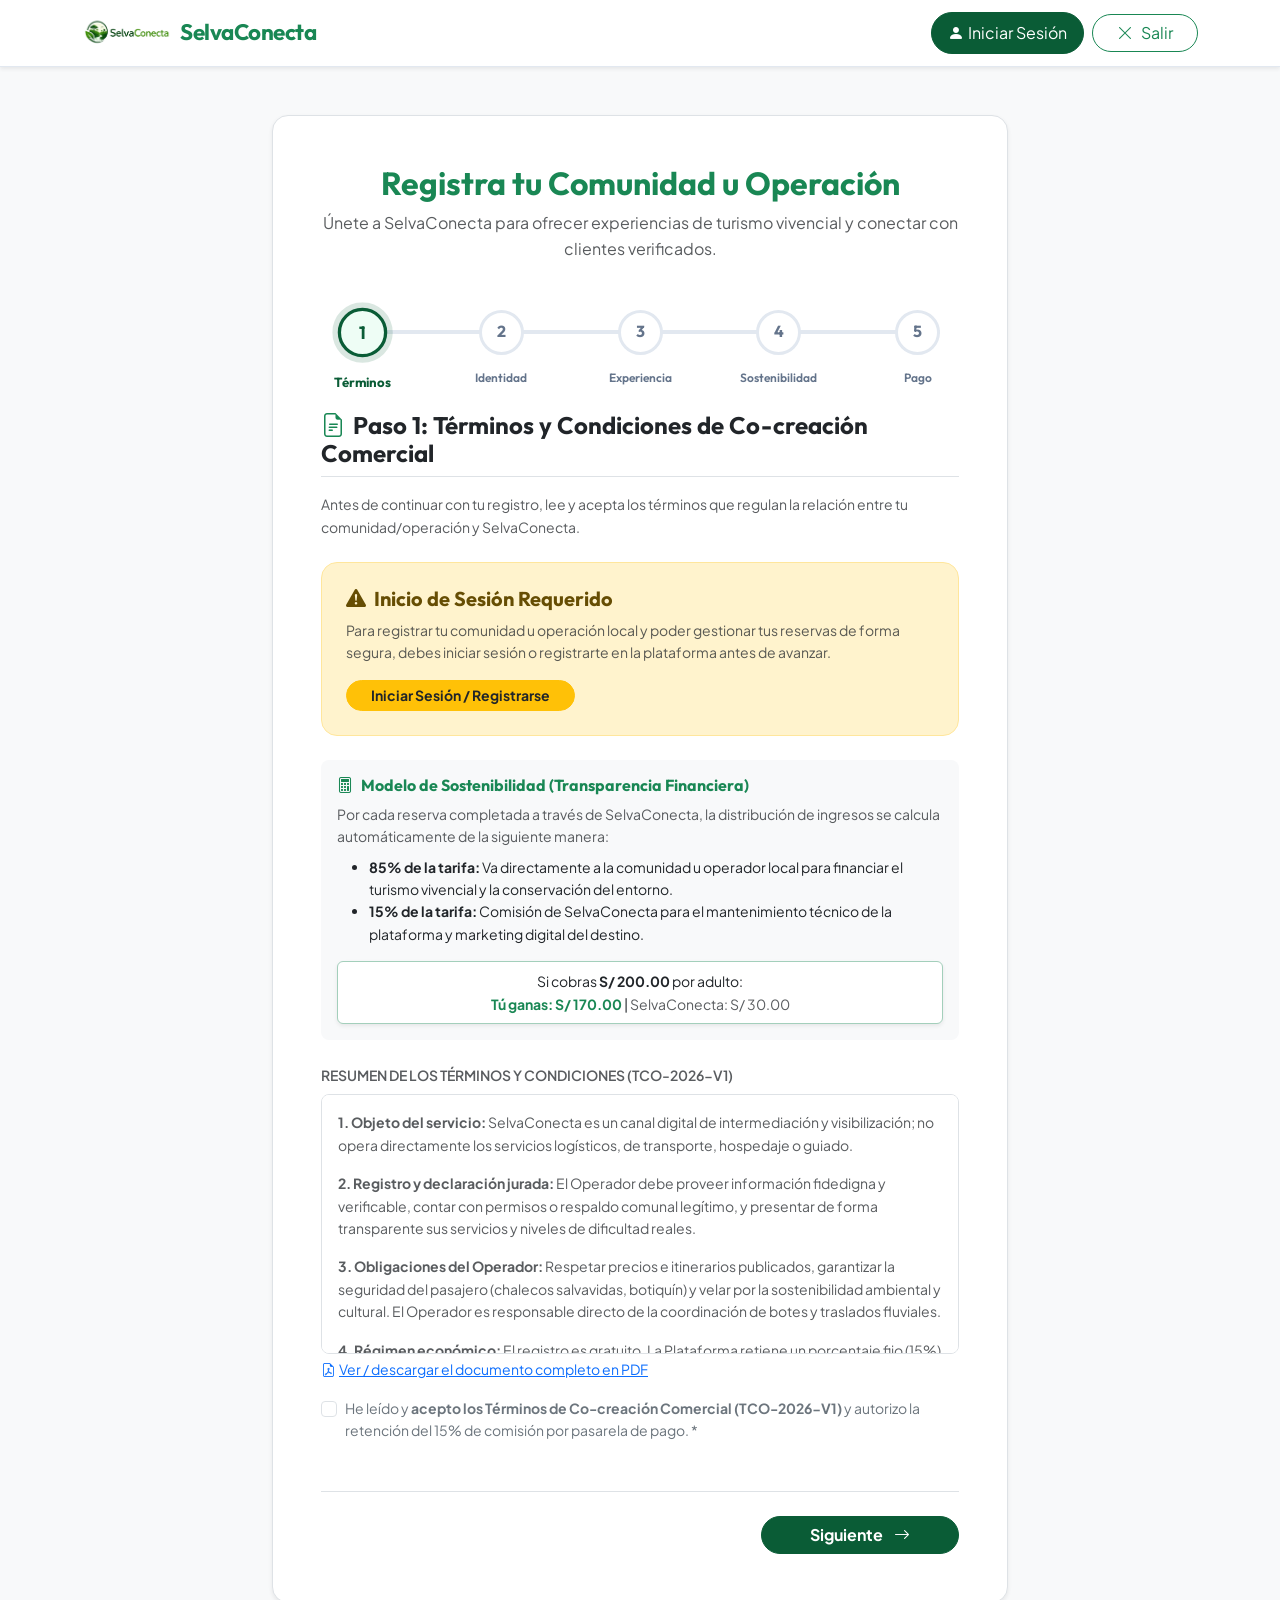
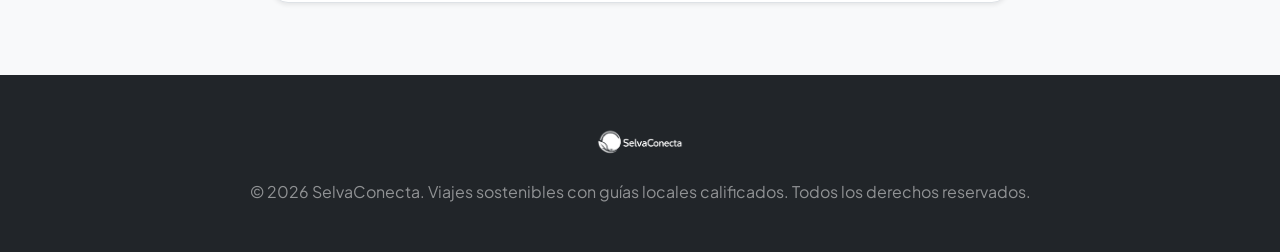
<file: registro_operador.html>
<!DOCTYPE html>
<html lang="es">
<head>
    <meta charset="UTF-8">
    <meta name="viewport" content="width=device-width, initial-scale=1.0">
    <title>Registrar mi Comunidad - SelvaConecta</title>
    <!-- Google Fonts -->
    <link rel="preconnect" href="https://fonts.googleapis.com">
    <link rel="preconnect" href="https://fonts.gstatic.com" crossorigin>
    <link href="https://fonts.googleapis.com/css2?family=Outfit:wght@400;500;600;700&family=Plus+Jakarta+Sans:wght@400;500;600;700&display=swap" rel="stylesheet">
    <!-- Bootstrap CSS -->
    <link href="https://cdn.jsdelivr.net/npm/bootstrap@5.3.3/dist/css/bootstrap.min.css" rel="stylesheet">
    <!-- Bootstrap Icons -->
    <link rel="stylesheet" href="https://cdn.jsdelivr.net/npm/bootstrap-icons@1.11.3/font/bootstrap-icons.min.css">
    <link rel="stylesheet" href="style.css">
</head>
<body class="bg-light">

<!-- Navbar Minimal -->
<nav class="navbar navbar-expand-lg bg-white shadow-sm sticky-top">
    <div class="container">
        <a class="navbar-brand d-flex align-items-center" href="#" role="button" data-bs-toggle="modal" data-bs-target="#modalEquipo" title="Sobre el equipo de SelvaConecta">
            <img src="logo.png" alt="SelvaConecta" class="logo">
            <span class="ms-2 brand-name font-outfit fw-bold text-success">SelvaConecta</span>
        </a>
        <div class="d-flex align-items-center gap-2" id="navbar-buttons-container">
            <button class="btn btn-success rounded-pill px-3 py-2 small" id="btn-auth-tourist" style="display:none;" onclick="SelvaAuth.abrirModalLogin()">
                <i class="bi bi-person-fill me-1"></i>Iniciar Sesión
            </button>
            <a href="index.html" class="btn btn-outline-success rounded-pill px-4">
                <i class="bi bi-x-lg me-2"></i>Salir
            </a>
        </div>
    </div>
</nav>

<div class="container py-5">
    <div class="row justify-content-center">
        <div class="col-lg-8">
            <div class="bg-white p-5 rounded-4 shadow-sm border mb-4">
                
                <h2 class="text-center font-outfit fw-bold text-success mb-2">Registra tu Comunidad u Operación</h2>
                <p class="text-center text-muted mb-5">Únete a SelvaConecta para ofrecer experiencias de turismo vivencial y conectar con clientes verificados.</p>

                <!-- Step Indicator -->
                <div class="step-indicator">
                    <div class="step-indicator-progress" id="step-progress-bar"></div>
                    <div class="step-dot active" id="dot-1">
                        1
                        <span class="step-label">Términos</span>
                    </div>
                    <div class="step-dot" id="dot-2">
                        2
                        <span class="step-label">Identidad</span>
                    </div>
                    <div class="step-dot" id="dot-3">
                        3
                        <span class="step-label">Experiencia</span>
                    </div>
                    <div class="step-dot" id="dot-4">
                        4
                        <span class="step-label">Sostenibilidad</span>
                    </div>
                    <div class="step-dot" id="dot-5">
                        5
                        <span class="step-label">Pago</span>
                    </div>
                </div>

                <!-- FORM WIZARD -->
                <form id="operator-wizard-form" novalidate>

                    <!-- STEP 1: TÉRMINOS Y CONDICIONES (OBLIGATORIO) -->
                    <div class="wizard-step active" id="step-1">
                        <div class="mb-4">
                            <h4 class="font-outfit fw-bold text-dark border-bottom pb-2 mb-3">
                                <i class="bi bi-file-earmark-text text-success me-2"></i>Paso 1: Términos y Condiciones de Co-creación Comercial
                            </h4>
                            <p class="text-muted small">Antes de continuar con tu registro, lee y acepta los términos que regulan la relación entre tu comunidad/operación y SelvaConecta.</p>
                        </div>

                        <!-- AUTHENTICATION BLOCKER -->
                        <div id="op-auth-blocker" class="alert alert-warning p-4 rounded-4 mb-4 d-none text-start">
                            <h5 class="fw-bold font-outfit text-warning-emphasis mb-2">
                                <i class="bi bi-exclamation-triangle-fill me-2"></i>Inicio de Sesión Requerido
                            </h5>
                            <p class="small text-muted mb-3">Para registrar tu comunidad u operación local y poder gestionar tus reservas de forma segura, debes iniciar sesión o registrarte en la plataforma antes de avanzar.</p>
                            <button type="button" class="btn btn-warning rounded-pill px-4 fw-bold text-dark btn-sm" onclick="SelvaAuth.abrirModalLogin()">
                                Iniciar Sesión / Registrarse
                            </button>
                        </div>

                        <div class="card bg-light border-0 p-3 mb-4 rounded-3">
                            <h6 class="fw-bold text-success font-outfit"><i class="bi bi-calculator me-2"></i>Modelo de Sostenibilidad (Transparencia Financiera)</h6>
                            <p class="small text-muted mb-2">Por cada reserva completada a través de SelvaConecta, la distribución de ingresos se calcula automáticamente de la siguiente manera:</p>
                            <ul class="small text-dark mb-3">
                                <li><strong>85% de la tarifa:</strong> Va directamente a la comunidad u operador local para financiar el turismo vivencial y la conservación del entorno.</li>
                                <li><strong>15% de la tarifa:</strong> Comisión de SelvaConecta para el mantenimiento técnico de la plataforma y marketing digital del destino.</li>
                            </ul>
                            <div class="bg-white p-2 rounded border border-success-subtle small shadow-sm text-center">
                                Si cobras <strong>S/ 200.00</strong> por adulto: <br>
                                <span class="text-success fw-bold">Tú ganas: S/ 170.00</span> |
                                <span class="text-muted">SelvaConecta: S/ 30.00</span>
                            </div>
                        </div>

                        <div class="mb-3">
                            <label class="form-label fw-semibold text-muted small d-block">RESUMEN DE LOS TÉRMINOS Y CONDICIONES (TCO-2026-V1)</label>
                            <div class="border rounded-3 p-3 small text-muted" style="max-height: 260px; overflow-y: auto; background:#fff;">
                                <p><strong>1. Objeto del servicio:</strong> SelvaConecta es un canal digital de intermediación y visibilización; no opera directamente los servicios logísticos, de transporte, hospedaje o guiado.</p>
                                <p><strong>2. Registro y declaración jurada:</strong> El Operador debe proveer información fidedigna y verificable, contar con permisos o respaldo comunal legítimo, y presentar de forma transparente sus servicios y niveles de dificultad reales.</p>
                                <p><strong>3. Obligaciones del Operador:</strong> Respetar precios e itinerarios publicados, garantizar la seguridad del pasajero (chalecos salvavidas, botiquín) y velar por la sostenibilidad ambiental y cultural. El Operador es responsable directo de la coordinación de botes y traslados fluviales.</p>
                                <p><strong>4. Régimen económico:</strong> El registro es gratuito. La Plataforma retiene un porcentaje fijo (15%) por cada reserva pagada con éxito, conforme al anexo tarifario aceptado al dar de alta el catálogo.</p>
                                <p><strong>5. Cancelaciones:</strong> Se procesan según la política general del portal. Ante fuerza mayor (clima, caudal de ríos, contingencias comunales), el Operador debe notificar de inmediato para reprogramar o devolver fondos.</p>
                                <p><strong>6. Propiedad intelectual:</strong> El Operador otorga a SelvaConecta una licencia no exclusiva y gratuita sobre fotos, videos y descripciones para fines de marketing, garantizando que no infringen derechos de terceros.</p>
                                <p><strong>7. Desvinculación:</strong> Cualquiera de las partes puede terminar la relación con 15 días de anticipación. Las reservas ya confirmadas deben ejecutarse igualmente. SelvaConecta puede suspender el perfil de forma inmediata ante incumplimientos graves.</p>
                                <p class="mb-0"><strong>8. Jurisdicción:</strong> Las partes se someten a la legislación peruana y a los tribunales de Iquitos, Loreto.</p>
                            </div>
                            <div class="form-text">
                                <a href="terminos_condiciones_operador.pdf" target="_blank" rel="noopener">
                                    <i class="bi bi-file-earmark-pdf me-1"></i>Ver / descargar el documento completo en PDF
                                </a>
                            </div>
                        </div>

                        <div class="form-check mb-2">
                            <input class="form-check-input" type="checkbox" id="terms-accept" required>
                            <label class="form-check-label text-secondary small" for="terms-accept">
                                He leído y <strong>acepto los Términos de Co-creación Comercial (TCO-2026-V1)</strong> y autorizo la retención del 15% de comisión por pasarela de pago. *
                            </label>
                            <div class="invalid-feedback">Debes aceptar los Términos y Condiciones para continuar con tu registro.</div>
                        </div>
                    </div>

                    <!-- STEP 2: IDENTIDAD Y SEGURIDAD -->
                    <div class="wizard-step" id="step-2">
                        <div class="mb-4">
                            <h4 class="font-outfit fw-bold text-dark border-bottom pb-2 mb-3">
                                <i class="bi bi-shield-check text-success me-2"></i>Paso 1: Datos de Identidad y Seguridad
                            </h4>
                            <p class="text-muted small">Prometemos respaldar tus datos y conectar únicamente con clientes verificados. Necesitamos validar tu identidad primero.</p>
                        </div>
                        
                        <div class="mb-3">
                            <label for="op-razon-social" class="form-label fw-semibold text-muted small">COMUNIDAD U ORGANIZACIÓN A REGISTRAR</label>
                            <select class="form-select booking-input" id="op-razon-social" required>
                                <option value="" disabled selected>Seleccione su comunidad u organización...</option>
                                <option value="ORPIO (Organización Regional de Pueblos Indígenas del Oriente) - Loreto">ORPIO - Organización Regional de Pueblos Indígenas del Oriente (Loreto)</option>
                                <option value="Federación Huaynakana Kamatahuara Kana - Pueblo Kukama, Nauta (Loreto)">Federación Huaynakana Kamatahuara Kana - Pueblo Kukama, Nauta (Loreto)</option>
                                <option value="CEPKA (Consejo Étnico de los Pueblos Kichwa de la Amazonía) - Lamas (San Martín)">CEPKA - Consejo Étnico de los Pueblos Kichwa de la Amazonía, Lamas (San Martín)</option>
                                <option value="Comunidad Nativa Puerto Luz - Pueblo Harakbut (Madre de Dios)">Comunidad Nativa Puerto Luz - Pueblo Harakbut (Madre de Dios)</option>
                                <option value="Comunidades Awajún del Río Santiago, Nieva y Cenepa - Condorcanqui (Amazonas)">Comunidades Awajún del Río Santiago, Nieva y Cenepa - Condorcanqui (Amazonas)</option>
                                <option value="FENACOKA (Federación Nativa de Comunidades Kakataibo) - Ucayali">FENACOKA - Federación Nativa de Comunidades Kakataibo (Ucayali)</option>
                                <option value="Otra">Mi comunidad u operación no aparece en la lista</option>
                            </select>
                            <div class="invalid-feedback">Por favor, seleccione su comunidad u organización.</div>
                            <div class="form-text" id="op-razon-social-help" style="display:none;">
                                Si tu comunidad no aparece en la lista, contáctanos por WhatsApp y la incorporamos a nuestro directorio.
                            </div>
                        </div>

                        <div class="mb-3">
                            <label for="op-representante" class="form-label fw-semibold text-muted small">NOMBRE DEL REPRESENTANTE / LÍDER</label>
                            <input type="text" class="form-control booking-input" id="op-representante" required placeholder="Nombre completo del representante legal o curaca">
                            <div class="invalid-feedback">Por favor, ingrese el nombre del representante.</div>
                            <div class="form-text">Autocompletado según el directorio público de organizaciones indígenas. Puede editarlo si usted es otro representante autorizado.</div>
                        </div>

                        <div class="row g-3 mb-3">
                            <div class="col-md-4">
                                <label for="op-doc-type" class="form-label fw-semibold text-muted small">TIPO DE DOCUMENTO</label>
                                <select class="form-select booking-input" id="op-doc-type" required>
                                    <option value="DNI" selected>DNI (Perú)</option>
                                    <option value="Pasaporte">Pasaporte</option>
                                </select>
                                <div class="invalid-feedback">Por favor, seleccione un tipo de documento.</div>
                            </div>
                            <div class="col-md-4">
                                <label for="op-dni" class="form-label fw-semibold text-muted small">NÚMERO DE DOCUMENTO</label>
                                <input type="text" class="form-control booking-input" id="op-dni" required placeholder="Número de documento">
                                <div class="invalid-feedback" id="op-dni-feedback">Ingrese un DNI válido de 8 dígitos.</div>
                            </div>
                            <div class="col-md-4">
                                <label for="op-phone" class="form-label fw-semibold text-muted small">TELÉFONO / WHATSAPP DE CONTACTO</label>
                                <input type="tel" class="form-control booking-input" id="op-phone" required placeholder="Ej. +51 987654321">
                                <div class="invalid-feedback" id="op-phone-feedback">Ingrese un número de contacto válido.</div>
                            </div>
                        </div>

                        <div class="mb-3">
                            <label for="op-email" class="form-label fw-semibold text-muted small">CORREO ELECTRÓNICO DE CONTACTO</label>
                            <input type="email" class="form-control booking-input" id="op-email" required placeholder="contacto@comunidad.pe">
                            <div class="invalid-feedback">Ingrese un correo electrónico válido.</div>
                        </div>

                        <div class="mb-3">
                            <label for="op-ubicacion" class="form-label fw-semibold text-muted small">UBICACIÓN PRINCIPAL</label>
                            <select class="form-select booking-input" id="op-ubicacion" required>
                                <option value="" disabled selected>Seleccione la ubicación de su comunidad...</option>
                                <option value="Iquitos">Iquitos, Loreto</option>
                                <option value="Tarapoto">Tarapoto, San Martín</option>
                                <option value="Puerto Maldonado">Puerto Maldonado, Madre de Dios</option>
                                <option value="Amazonas">Amazonas (Chachapoyas / Condorcanqui)</option>
                                <option value="Otro">Otro (Especificar en descripción)</option>
                            </select>
                            <div class="invalid-feedback">Por favor, seleccione una ubicación.</div>
                        </div>
                    </div>

                    <!-- STEP 3: DETALLES DE LA EXPERIENCIA -->
                    <div class="wizard-step" id="step-3">
                        <div class="mb-4">
                            <h4 class="font-outfit fw-bold text-dark border-bottom pb-2 mb-3">
                                <i class="bi bi-compass text-success me-2"></i>Paso 3: Detalles de la Experiencia (Producto)
                            </h4>
                            <p class="text-muted small">Crea el producto que alimentará dinámicamente nuestra plataforma. Esta información será mostrada a los turistas.</p>
                        </div>

                        <div class="mb-3">
                            <label for="exp-title" class="form-label fw-semibold text-muted small">TÍTULO DEL TOUR O HOSPEDAJE</label>
                            <input type="text" class="form-control booking-input" id="exp-title" required placeholder="Ej. Convivencia Cultural y Pesca Artesanal Kukama">
                            <div class="invalid-feedback">Por favor, asigne un título atractivo a la experiencia.</div>
                        </div>

                        <div class="mb-3">
                            <label for="exp-desc" class="form-label fw-semibold text-muted small">DESCRIPCIÓN GENERAL</label>
                            <textarea class="form-control booking-input" id="exp-desc" rows="4" required placeholder="Describa detalladamente el itinerario, las actividades que realizarán y lo que los turistas aprenderán..." maxlength="800" oninput="document.getElementById('desc-counter').textContent=this.value.length"></textarea>
                            <div class="d-flex justify-content-between">
                                <div class="invalid-feedback">Por favor, agregue una descripción de la experiencia.</div>
                                <small class="text-muted mt-1"><span id="desc-counter">0</span>/800 caracteres</small>
                            </div>
                        </div>

                        <div class="mb-3">
                            <label class="form-label fw-semibold text-muted small d-block">¿QUÉ INCLUYE ESTA EXPERIENCIA?</label>
                            <div class="row g-2">
                                <div class="col-6 col-md-3">
                                    <div class="form-check">
                                        <input class="form-check-input" type="checkbox" value="Alimentación" id="inc-alimentacion" checked>
                                        <label class="form-check-label text-muted small" for="inc-alimentacion">Alimentación</label>
                                    </div>
                                </div>
                                <div class="col-6 col-md-3">
                                    <div class="form-check">
                                        <input class="form-check-input" type="checkbox" value="Transporte" id="inc-transporte" checked>
                                        <label class="form-check-label text-muted small" for="inc-transporte">Transporte</label>
                                    </div>
                                </div>
                                <div class="col-6 col-md-3">
                                    <div class="form-check">
                                        <input class="form-check-input" type="checkbox" value="Guiado local" id="inc-guiado" checked>
                                        <label class="form-check-label text-muted small" for="inc-guiado">Guiado local</label>
                                    </div>
                                </div>
                                <div class="col-6 col-md-3">
                                    <div class="form-check">
                                        <input class="form-check-input" type="checkbox" value="Equipamiento" id="inc-equipamiento">
                                        <label class="form-check-label text-muted small" for="inc-equipamiento">Equipamiento</label>
                                    </div>
                                </div>
                            </div>
                        </div>

                        <div class="row g-3 mb-4">
                            <div class="col-md-4">
                                <label for="exp-capacity" class="form-label fw-semibold text-muted small">CAPACIDAD MÁX. PERSONAS</label>
                                <input type="number" class="form-control booking-input" id="exp-capacity" min="1" max="50" required value="10">
                                <div class="invalid-feedback">Ingrese la capacidad máxima.</div>
                            </div>
                            <div class="col-md-4">
                                <label for="exp-price-adult" class="form-label fw-semibold text-muted small">PRECIO POR ADULTO (S/)</label>
                                <input type="number" class="form-control booking-input" id="exp-price-adult" min="1" required placeholder="150">
                                <div class="invalid-feedback">Ingrese un precio válido.</div>
                            </div>
                            <div class="col-md-4">
                                <label for="exp-price-child" class="form-label fw-semibold text-muted small">PRECIO POR NIÑO (S/)</label>
                                <input type="number" class="form-control booking-input" id="exp-price-child" min="0" required placeholder="Calculado automáticamente" readonly>
                                <div class="invalid-feedback">Ingrese un precio válido para niños (se calcula automáticamente).</div>
                            </div>
                        </div>

                        <div class="mb-3">
                            <label class="form-label fw-semibold text-muted small">SUBIR FOTOS DE LA SELVA O COMUNIDAD</label>
                            <div class="drag-drop-zone" id="photo-drag-zone">
                                <i class="bi bi-cloud-arrow-up drag-drop-icon"></i>
                                <h6 class="fw-bold mb-1">Arrastra aquí tus fotos o haz clic para buscar</h6>
                                <p class="text-muted small mb-0">Formatos permitidos: JPG, PNG. Máximo 5MB por foto.</p>
                                <input type="file" id="photo-file-input" class="d-none" multiple accept="image/*">
                            </div>
                            <div class="preview-images-container" id="photo-previews">
                                <!-- Previews appear here -->
                            </div>
                        </div>
                    </div>

                    <!-- STEP 4: SOSTENIBILIDAD Y SEGURIDAD -->
                    <div class="wizard-step" id="step-4">
                        <div class="mb-4">
                            <h4 class="font-outfit fw-bold text-dark border-bottom pb-2 mb-3">
                                <i class="bi bi-tree text-success me-2"></i>Paso 4: Sostenibilidad y Seguridad (Factor Diferencial)
                            </h4>
                            <p class="text-muted small">SelvaConecta promueve un turismo responsable que proteja la biodiversidad y apoye a las comunidades nativas. Responde estas preguntas para iniciar tu proceso de auditoría.</p>
                        </div>

                        <div class="mb-4 bg-light p-3 rounded-3 border border-success-subtle">
                            <div class="d-flex align-items-start gap-2">
                                <i class="bi bi-info-circle-fill text-success fs-5"></i>
                                <div class="small text-muted">
                                    <strong class="text-success">Certificación de Sostenibilidad:</strong> El equipo de SelvaConecta realizará una auditoría rápida guiada basándose en estas respuestas. De cumplir los criterios, se le otorgará el <strong>Sello de Sostenibilidad</strong> antes de que su publicación sea visible al público general.
                                </div>
                            </div>
                        </div>

                        <div class="mb-3">
                            <label class="form-label fw-semibold text-muted small d-block">MEDIDAS DE SEGURIDAD</label>
                            <div class="form-check mb-2">
                                <input class="form-check-input" type="checkbox" id="sust-chalecos" required>
                                <label class="form-check-label text-muted small" for="sust-chalecos">
                                    ¿Cuenta con chalecos salvavidas certificados de uso obligatorio si su experiencia incluye transporte fluvial o actividades acuáticas? *
                                </label>
                                <div class="invalid-feedback">Debe comprometerse con las medidas básicas de seguridad.</div>
                            </div>
                            <div class="form-check mb-2">
                                <input class="form-check-input" type="checkbox" id="sust-guias" required>
                                <label class="form-check-label text-muted small" for="sust-guias">
                                    ¿Los guías locales a cargo son pobladores nativos de la comunidad y cuentan con experiencia / certificación? *
                                </label>
                                <div class="invalid-feedback">Es indispensable el uso de guías locales de la comunidad.</div>
                            </div>
                            <div class="form-check">
                                <input class="form-check-input" type="checkbox" id="sust-auxilios">
                                <label class="form-check-label text-muted small" for="sust-auxilios">
                                    ¿Cuentan con un botiquín de primeros auxilios y conocimientos de rescate básico?
                                </label>
                            </div>
                        </div>

                        <div class="mb-3">
                            <label for="sust-impact" class="form-label fw-semibold text-muted small">IMPACTO EN LA COMUNIDAD</label>
                            <select class="form-select booking-input" id="sust-impact" required>
                                <option value="" disabled selected>Seleccione cómo impactan los ingresos...</option>
                                <option value="Directo">El 100% de los ingresos va directamente a las familias de la comunidad.</option>
                                <option value="Fondo">Una parte de los ingresos alimenta un fondo comunal de salud/educación.</option>
                                <option value="Cooperativa">Operamos como una cooperativa comunitaria con distribución equitativa.</option>
                            </select>
                            <div class="invalid-feedback">Por favor, elija el modelo de impacto económico de su comunidad.</div>
                        </div>

                        <div class="mb-3">
                            <label for="sust-notes" class="form-label fw-semibold text-muted small">¿CÓMO CONTRIBUYE SU EXPERIENCIA A LA CONSERVACIÓN DE LA SELVA? (OPCIONAL)</label>
                            <textarea class="form-control booking-input" id="sust-notes" rows="3" placeholder="Ej. Protegemos 10 hectáreas de bosque primario, evitamos la tala, educamos sobre fauna local, etc."></textarea>
                        </div>
                    </div>

                    <!-- STEP 5: DATOS DE PAGO -->
                    <div class="wizard-step" id="step-5">
                        <div class="mb-4">
                            <h4 class="font-outfit fw-bold text-dark border-bottom pb-2 mb-3">
                                <i class="bi bi-wallet2 text-success me-2"></i>Paso 5: Datos de Pago (Finanzas)
                            </h4>
                            <p class="text-muted small">Prometemos un sistema de liquidación de pagos directo y seguro. Los pagos recibidos de los turistas se transferirán a su cuenta o billetera digital seleccionada.</p>
                        </div>

                        <!-- Live summary before payment -->
                        <div class="alert alert-success-subtle border border-success-subtle rounded-3 p-3 mb-4 small">
                            <div class="fw-semibold text-success mb-2"><i class="bi bi-clipboard-check me-1"></i>Resumen de tu registro</div>
                            <div class="text-muted"><strong class="text-dark">Comunidad:</strong> <span id="preview-community">—</span></div>
                            <div class="text-muted"><strong class="text-dark">Experiencia:</strong> <span id="preview-tour">—</span></div>
                            <div class="text-muted"><strong class="text-dark">Precio adulto:</strong> <span id="preview-price">—</span></div>
                            <div class="text-muted"><strong class="text-dark">Ubicación:</strong> <span id="preview-location">—</span></div>
                        </div>

                        <div class="mb-4">
                            <label class="form-label fw-semibold text-muted small d-block mb-2">MÉTODO DE LIQUIDACIÓN PREFERIDO</label>
                            <div class="row g-2 mb-3">
                                <div class="col-md-6">
                                    <input type="radio" class="btn-check" name="payment-method" id="pay-bank" value="bank" checked>
                                    <label class="btn btn-outline-success w-100 py-3 rounded-3" for="pay-bank">
                                        <i class="bi bi-bank fs-4 d-block mb-1"></i>
                                        Cuenta Bancaria / CCI
                                    </label>
                                </div>
                                <div class="col-md-6">
                                    <input type="radio" class="btn-check" name="payment-method" id="pay-digital" value="digital">
                                    <label class="btn btn-outline-success w-100 py-3 rounded-3" for="pay-digital">
                                        <i class="bi bi-phone fs-4 d-block mb-1"></i>
                                        Billetera Digital (Yape / Plin)
                                    </label>
                                </div>
                            </div>
                        </div>

                        <!-- BANK ACCOUNT SEC -->
                        <div id="payment-bank-fields">
                            <div class="mb-3">
                                <label for="bank-name" class="form-label fw-semibold text-muted small">BANCO LOCAL</label>
                                <select class="form-select booking-input" id="bank-name">
                                    <option value="" disabled selected>Seleccione el banco...</option>
                                    <option value="BCP">Banco de Crédito del Perú (BCP)</option>
                                    <option value="BBVA">BBVA Perú</option>
                                    <option value="Interbank">Interbank</option>
                                    <option value="Banco de la Nación">Banco de la Nación</option>
                                    <option value="Caja Arequipa">Caja Arequipa / Caja Piura</option>
                                </select>
                                <div class="invalid-feedback">Por favor, seleccione un banco.</div>
                            </div>

                            <div class="mb-3">
                                <label for="bank-account" class="form-label fw-semibold text-muted small">NÚMERO DE CUENTA / CCI (CÓDIGO DE CUENTA INTERBANCARIO)</label>
                                <input type="text" class="form-control booking-input" id="bank-account" placeholder="Ingrese el número de cuenta o CCI de 20 dígitos">
                                <div class="invalid-feedback">Ingrese un número de cuenta válido.</div>
                            </div>
                        </div>

                        <!-- DIGITAL WALLET SEC -->
                        <div id="payment-digital-fields" class="d-none">
                            <div class="mb-3">
                                <label for="wallet-type" class="form-label fw-semibold text-muted small">BILLETERA DIGITAL</label>
                                <select class="form-select booking-input" id="wallet-type">
                                    <option value="Yape" selected>Yape</option>
                                    <option value="Plin">Plin</option>
                                </select>
                            </div>

                            <div class="mb-3">
                                <label for="wallet-phone" class="form-label fw-semibold text-muted small">NÚMERO TELEFÓNICO ASOCIADO</label>
                                <input type="tel" class="form-control booking-input" id="wallet-phone" placeholder="926475463" pattern="^[9][0-9]{8}$">
                                <div class="invalid-feedback">Ingrese un número de celular de 9 dígitos que inicie con 9.</div>
                            </div>
                        </div>

                        <div class="mb-3">
                            <label for="bank-owner" class="form-label fw-semibold text-muted small">TITULAR DE LA CUENTA O BILLETERA</label>
                            <input type="text" class="form-control booking-input" id="bank-owner" placeholder="Nombre completo del titular de la cuenta">
                            <div class="invalid-feedback">Ingrese el titular del medio de pago.</div>
                        </div>
                    </div>

                    <!-- NAVIGATION CONTROLS -->
                    <div class="d-flex justify-content-between border-top pt-4 mt-5" id="wizard-navigation">
                        <button type="button" class="btn btn-outline-secondary rounded-pill px-4 d-none" id="btn-prev-step">
                            <i class="bi bi-arrow-left me-2"></i>Anterior
                        </button>
                        <button type="button" class="btn btn-success rounded-pill px-5 fw-bold ms-auto" id="btn-next-step">
                            Siguiente <i class="bi bi-arrow-right ms-2"></i>
                        </button>
                    </div>

                </form>


                <!-- SUCCESS VIEW -->
                <div class="text-center py-5 d-none" id="wizard-success-view">
                    <div class="success-icon-wrapper bg-success-subtle text-success p-3 rounded-circle d-inline-flex justify-content-center align-items-center mb-4" style="width: 80px; height: 80px;">
                        <i class="bi bi-patch-check-fill fs-1 text-success"></i>
                    </div>
                    <h3 class="font-outfit fw-bold text-success mb-2">¡Registro Recibido con Éxito!</h3>
                    <p class="text-muted mb-4">Tu comunidad y experiencia han sido guardadas. Se ha iniciado el proceso guiado de auditoría de sostenibilidad.</p>
                    
                    <div class="bg-light p-4 rounded-4 border text-start mb-5 mx-auto" style="max-width: 550px;">
                        <div class="d-flex justify-content-between align-items-center border-bottom pb-2 mb-3">
                            <h5 class="font-outfit fw-bold mb-0 text-success" id="success-community-name">Comunidad</h5>
                            <span class="badge bg-warning text-dark"><i class="bi bi-hourglass-split me-1"></i>En Auditoría</span>
                        </div>
                        <div class="mb-2 text-muted small"><strong>Representante:</strong> <span class="text-dark" id="success-rep-name">Representante</span></div>
                        <div class="mb-2 text-muted small"><strong>Ubicación:</strong> <span class="text-dark" id="success-loc">Iquitos</span></div>
                        <div class="mb-2 text-muted small"><strong>Experiencia Creada:</strong> <span class="text-dark fw-semibold" id="success-title">Título del tour</span></div>
                        <div class="mb-2 text-muted small"><strong>Precios:</strong> <span class="text-dark" id="success-prices">S/150 Adulto | S/100 Niño</span></div>
                        <div class="mb-2 text-muted small"><strong>Medio de Pago:</strong> <span class="text-dark" id="success-pay">CCI BCP</span></div>
                        <div class="d-flex align-items-center gap-2 mt-3 p-2 bg-success-subtle text-success rounded-3 border border-success-subtle">
                            <i class="bi bi-patch-check-fill fs-5"></i>
                            <span class="small fw-semibold">Sello de Sostenibilidad asignado tras aprobación telefónica/WhatsApp.</span>
                        </div>
                    </div>

                    <p class="text-muted small mb-4">El equipo de SelvaConecta se comunicará con el representante vía WhatsApp en las próximas 24 horas para completar la auditoría rápida y publicar tu experiencia.</p>
                    
                    <div class="d-flex justify-content-center gap-3 flex-wrap">
                        <a href="terminos_condiciones_operador.pdf" download class="btn btn-success rounded-pill px-4 py-2 fw-bold shadow-sm">
                            <i class="bi bi-file-earmark-pdf me-2"></i>Descargar PDF para firmar
                        </a>
                        <a href="https://wa.me/51926475463?text=Hola!%20Acabo%20de%20registrar%20mi%20comunidad%20en%20SelvaConecta%20y%20quisiera%20coordinar%20la%20auditoría." target="_blank" class="btn btn-success rounded-pill px-5 py-2 fw-bold shadow-sm">
                            <i class="bi bi-whatsapp me-2"></i>Coordinar por WhatsApp
                        </a>
                        <a href="index.html" class="btn btn-outline-success rounded-pill px-5 py-2 fw-bold">
                            <i class="bi bi-house-door me-2"></i>Volver al Inicio
                        </a>
                    </div>
                </div>

            </div>
        </div>
    </div>
</div>

<!-- Footer -->
<footer class="bg-dark text-light py-5">
    <div class="container text-center">
        <img src="logo.png" alt="SelvaConecta" class="logo mb-3 filter-white" style="height: 40px; width: auto;">
        <p class="mb-0 text-white-50">&copy; 2026 SelvaConecta. Viajes sostenibles con guías locales calificados. Todos los derechos reservados.</p>
    </div>
</footer>

<!-- Bootstrap Bundle JS -->
<script src="https://cdn.jsdelivr.net/npm/bootstrap@5.3.3/dist/js/bootstrap.bundle.min.js"></script>
<!-- SelvaDB & SelvaAuth (requeridos para validar sesión y guardar historial) -->
<script src="db.js"></script>
<script src="auth.js"></script>

<script>
    document.addEventListener('DOMContentLoaded', () => {

        // ─────────────────────────────────────────────────────────────
        // AUTH BLOCKER: mostrar u ocultar aviso de login en Paso 1
        // ─────────────────────────────────────────────────────────────
        const authBlockerEl = document.getElementById('op-auth-blocker');

        function actualizarBlocker() {
            const estado = SelvaDB.usuarioActual();
            if (authBlockerEl) {
                if (estado.isLoggedIn) {
                    authBlockerEl.classList.add('d-none');
                } else {
                    authBlockerEl.classList.remove('d-none');
                }
            }
            // Pre-rellenar campos de Step 2 si hay sesión activa
            if (estado.isLoggedIn) {
                const emailInput = document.getElementById('op-email');
                const phoneInput = document.getElementById('op-phone');
                if (emailInput && !emailInput.value) emailInput.value = estado.email;
                if (phoneInput && !phoneInput.value) {
                    const tel = estado.telefono || '';
                    // Agregar prefijo +51 si es número local de 9 dígitos
                    phoneInput.value = /^\d{9}$/.test(tel.replace(/\s/g, ''))
                        ? '+51 ' + tel.replace(/\s/g, '')
                        : tel;
                }
            }
        }

        actualizarBlocker();
        // Re-evaluar si el usuario inicia sesión desde el modal de auth
        window.addEventListener('storage', actualizarBlocker);

        // ─────────────────────────────────────────────────────────────
        // VALIDACIÓN DINÁMICA DNI vs PASAPORTE
        // ─────────────────────────────────────────────────────────────
        const docTypeSelect = document.getElementById('op-doc-type');
        const dniInput      = document.getElementById('op-dni');
        const dniFeedback   = document.getElementById('op-dni-feedback');

        function actualizarValidacionDoc() {
            if (!docTypeSelect || !dniInput) return;
            const tipo = docTypeSelect.value;
            if (tipo === 'DNI') {
                dniInput.placeholder   = 'Ej. 12345678 (8 dígitos)';
                dniInput.maxLength     = 8;
                if (dniFeedback) dniFeedback.textContent = 'El DNI peruano debe tener exactamente 8 dígitos numéricos.';
            } else {
                dniInput.placeholder   = 'Ej. AB123456 (6-12 caracteres)';
                dniInput.maxLength     = 12;
                if (dniFeedback) dniFeedback.textContent = 'El Pasaporte debe tener entre 6 y 12 caracteres alfanuméricos.';
            }
            // Limpiar validación visual al cambiar tipo
            dniInput.classList.remove('is-invalid', 'is-valid');
        }

        if (docTypeSelect) {
            docTypeSelect.addEventListener('change', actualizarValidacionDoc);
            actualizarValidacionDoc();
        }

        function validarDocumento() {
            if (!docTypeSelect || !dniInput) return true;
            const tipo  = docTypeSelect.value;
            const valor = dniInput.value.trim();
            let esValido = false;

            if (tipo === 'DNI') {
                esValido = /^\d{8}$/.test(valor);
            } else {
                esValido = /^[a-zA-Z0-9]{6,12}$/.test(valor);
            }

            dniInput.classList.toggle('is-invalid', !esValido);
            dniInput.classList.toggle('is-valid', esValido);
            return esValido;
        }

        if (dniInput) dniInput.addEventListener('input', validarDocumento);

        // ─────────────────────────────────────────────────────────────
        // TELÉFONO: formateo automático con prefijo +51
        // ─────────────────────────────────────────────────────────────
        const phoneInput    = document.getElementById('op-phone');
        const phoneFeedback = document.getElementById('op-phone-feedback');

        function validarTelefono() {
            if (!phoneInput) return true;
            let val = phoneInput.value.trim().replace(/\s+/g, '');
            // Si el usuario escribe 9 dígitos locales, aplicar prefijo automáticamente
            if (/^\d{9}$/.test(val)) {
                phoneInput.value = '+51 ' + val;
                val = '+51' + val;
            }
            // Aceptar formato E.164: +51XXXXXXXXX o número de 9 dígitos
            const esValido = /^(\+51\d{9}|\d{9})$/.test(val.replace(/[\s\-]/g, ''));
            phoneInput.classList.toggle('is-invalid', !esValido);
            phoneInput.classList.toggle('is-valid', esValido);
            if (phoneFeedback) {
                phoneFeedback.textContent = esValido
                    ? ''
                    : 'Ingresa un número válido con prefijo +51 (ej: +51 987654321).';
            }
            return esValido;
        }

        if (phoneInput) phoneInput.addEventListener('blur', validarTelefono);

        // ─────────────────────────────────────────────────────────────
        // PRECIO NIÑO: descuento 30% automático (read-only)
        // ─────────────────────────────────────────────────────────────
        const inputPrecioAdulto = document.getElementById('exp-price-adult');
        const inputPrecioNino   = document.getElementById('exp-price-child');

        if (inputPrecioAdulto && inputPrecioNino) {
            inputPrecioAdulto.addEventListener('input', () => {
                const precio = parseFloat(inputPrecioAdulto.value) || 0;
                inputPrecioNino.value = precio > 0 ? Math.round(precio * 0.70) : '';
            });
        }

        // ─────────────────────────────────────────────────────────────
        // SIMULADOR DE GANANCIAS (85%/15%) en el panel de Step 1
        // ─────────────────────────────────────────────────────────────
        const simPrecioBase   = document.getElementById('sim-precio-base');
        const simGananciaOp   = document.getElementById('sim-ganancia-operador');
        const simGananciaPlat = document.getElementById('sim-ganancia-plataforma');

        if (inputPrecioAdulto) {
            inputPrecioAdulto.addEventListener('input', () => {
                const precio = parseFloat(inputPrecioAdulto.value) || 0;
                if (simPrecioBase)   simPrecioBase.textContent   = `S/ ${precio.toFixed(2)}`;
                if (simGananciaOp)   simGananciaOp.textContent   = (precio * 0.85).toFixed(2);
                if (simGananciaPlat) simGananciaPlat.textContent = (precio * 0.15).toFixed(2);
            });
        }

        // ─────────────────────────────────────────────────────────────
        // WIZARD NAVIGATION
        // ─────────────────────────────────────────────────────────────
        let currentStep    = 1;
        const totalSteps   = 5;

        const btnPrev     = document.getElementById('btn-prev-step');
        const btnNext     = document.getElementById('btn-next-step');
        const wizardForm  = document.getElementById('operator-wizard-form');
        const successView = document.getElementById('wizard-success-view');

        // Payment toggles
        const payBank      = document.getElementById('pay-bank');
        const payDigital   = document.getElementById('pay-digital');
        const bankFields   = document.getElementById('payment-bank-fields');
        const digitalFields= document.getElementById('payment-digital-fields');
        const bankName     = document.getElementById('bank-name');
        const bankAccount  = document.getElementById('bank-account');
        const walletType   = document.getElementById('wallet-type');
        const walletPhone  = document.getElementById('wallet-phone');
        const bankOwner    = document.getElementById('bank-owner');

        if (payBank && payDigital && bankFields && digitalFields) {
            payBank.addEventListener('change', () => {
                bankFields.classList.remove('d-none');
                digitalFields.classList.add('d-none');
                if (bankName)    bankName.required    = true;
                if (bankAccount) bankAccount.required = true;
                if (walletPhone) walletPhone.required = false;
            });
            payDigital.addEventListener('change', () => {
                bankFields.classList.add('d-none');
                digitalFields.classList.remove('d-none');
                if (bankName)    bankName.required    = false;
                if (bankAccount) bankAccount.required = false;
                if (walletPhone) walletPhone.required = true;
            });
        }

        if (bankName && bankAccount) {
            bankName.required    = true;
            bankAccount.required = true;
        }

        // ─────────────────────────────────────────────────────────────
        // CCI FORMATTING: xxx-xxx-xxxxxxxxxxxx-xx
        // ─────────────────────────────────────────────────────────────
        if (bankAccount) {
            bankAccount.addEventListener('input', function () {
                let v = this.value.replace(/\D/g, '').substring(0, 20);
                let fmt = '';
                if (v.length > 0)  fmt  = v.substring(0, 3);
                if (v.length > 3)  fmt += '-' + v.substring(3, 6);
                if (v.length > 6)  fmt += '-' + v.substring(6, 18);
                if (v.length > 18) fmt += '-' + v.substring(18, 20);
                this.value = fmt;
            });
        }

        // WALLET PHONE: solo 9 dígitos que empiezen con 9
        if (walletPhone) {
            walletPhone.addEventListener('input', function () {
                this.value = this.value.replace(/\D/g, '').substring(0, 9);
            });
        }

        // ─────────────────────────────────────────────────────────────
        // PHOTO UPLOAD
        // ─────────────────────────────────────────────────────────────
        const dragZone         = document.getElementById('photo-drag-zone');
        const fileInput        = document.getElementById('photo-file-input');
        const previewsContainer= document.getElementById('photo-previews');

        if (dragZone && fileInput && previewsContainer) {
            dragZone.addEventListener('click', () => fileInput.click());
            dragZone.addEventListener('dragover', (e) => {
                e.preventDefault();
                dragZone.style.borderColor     = 'var(--primary)';
                dragZone.style.backgroundColor = 'rgba(10, 92, 54, 0.08)';
            });
            dragZone.addEventListener('dragleave', () => {
                dragZone.style.borderColor     = 'rgba(10, 92, 54, 0.3)';
                dragZone.style.backgroundColor = 'var(--primary-light)';
            });
            dragZone.addEventListener('drop', (e) => {
                e.preventDefault();
                dragZone.style.borderColor     = 'rgba(10, 92, 54, 0.3)';
                dragZone.style.backgroundColor = 'var(--primary-light)';
                if (e.dataTransfer.files.length) {
                    fileInput.files = e.dataTransfer.files;
                    handleFiles(e.dataTransfer.files);
                }
            });
            fileInput.addEventListener('change', () => {
                if (fileInput.files.length) handleFiles(fileInput.files);
            });
        }

        function handleFiles(files) {
            previewsContainer.innerHTML = '';
            Array.from(files).slice(0, 3).forEach(file => {
                if (file.type.startsWith('image/')) {
                    const reader = new FileReader();
                    reader.onload = (e) => {
                        const img = document.createElement('img');
                        img.src = e.target.result;
                        img.classList.add('uploaded-preview-img');
                        previewsContainer.appendChild(img);
                    };
                    reader.readAsDataURL(file);
                }
            });
        }

        // ─────────────────────────────────────────────────────────────
        // NAVIGATION CLICK
        // ─────────────────────────────────────────────────────────────
        if (btnNext && btnPrev) {
            btnNext.addEventListener('click', () => {
                if (validateStep(currentStep)) {
                    if (currentStep < totalSteps) {
                        currentStep++;
                        showStep(currentStep);
                    } else {
                        finishWizard();
                    }
                }
            });

            btnPrev.addEventListener('click', () => {
                if (currentStep > 1) {
                    currentStep--;
                    showStep(currentStep);
                }
            });
        }

        // ─────────────────────────────────────────────────────────────
        // SHOW STEP
        // ─────────────────────────────────────────────────────────────
        function showStep(step) {
            document.querySelectorAll('.wizard-step').forEach(el => el.classList.remove('active'));
            document.getElementById(`step-${step}`).classList.add('active');

            const progressBar = document.getElementById('step-progress-bar');
            const percent = ((step - 1) / (totalSteps - 1)) * 100;
            progressBar.style.width = `${percent}%`;

            for (let i = 1; i <= totalSteps; i++) {
                const dot = document.getElementById(`dot-${i}`);
                if (i < step) {
                    dot.classList.add('completed'); dot.classList.remove('active');
                } else if (i === step) {
                    dot.classList.add('active');    dot.classList.remove('completed');
                } else {
                    dot.classList.remove('active', 'completed');
                }
            }

            btnPrev.classList.toggle('d-none', step === 1);
            btnNext.innerHTML = step === totalSteps
                ? 'Confirmar Registro <i class="bi bi-check-lg ms-2"></i>'
                : 'Siguiente <i class="bi bi-arrow-right ms-2"></i>';

            document.querySelector('.step-indicator').scrollIntoView({ behavior: 'smooth', block: 'nearest' });

            // Pre-popular campos de Step 2 al navegar hacia él
            if (step === 2) actualizarBlocker();
            // Actualizar preview al llegar a Step 5
            if (step === 5) updatePreview();
        }

        // ─────────────────────────────────────────────────────────────
        // VALIDATE STEP (con validaciones personalizadas por paso)
        // ─────────────────────────────────────────────────────────────
        function validateStep(step) {
            // Paso 1: verificar que el usuario haya iniciado sesión
            if (step === 1) {
                if (!SelvaDB.usuarioActual().isLoggedIn) {
                    authBlockerEl && authBlockerEl.classList.remove('d-none');
                    authBlockerEl && authBlockerEl.scrollIntoView({ behavior: 'smooth', block: 'center' });
                    return false;
                }
            }

            const stepContainer = document.getElementById(`step-${step}`);
            const inputs = stepContainer.querySelectorAll('input[required], select[required], textarea[required]');
            let stepValid = true;

            inputs.forEach(input => {
                input.classList.remove('is-invalid');
                let valid = input.checkValidity();

                if (input.type === 'checkbox' && !input.checked) valid = false;

                // Skip readonly inputs (e.g. exp-price-child)
                if (input.readOnly) valid = true;

                if (!valid) {
                    input.classList.add('is-invalid');
                    stepValid = false;
                }
            });

            // Paso 2: validaciones personalizadas de documento e identidad
            if (step === 2) {
                if (!validarDocumento()) stepValid = false;
                if (!validarTelefono())  stepValid = false;
            }

            // Paso 5: validar CCI (20 dígitos) o teléfono de billetera (9 dígitos con 9)
            if (step === 5) {
                if (payBank && payBank.checked && bankAccount) {
                    const rawCCI = bankAccount.value.replace(/\D/g, '');
                    if (rawCCI.length !== 20) {
                        bankAccount.classList.add('is-invalid');
                        stepValid = false;
                    } else {
                        bankAccount.classList.remove('is-invalid');
                    }
                }
                if (payDigital && payDigital.checked && walletPhone) {
                    const rawPhone = walletPhone.value.replace(/\D/g, '');
                    if (!/^9\d{8}$/.test(rawPhone)) {
                        walletPhone.classList.add('is-invalid');
                        stepValid = false;
                    } else {
                        walletPhone.classList.remove('is-invalid');
                    }
                }
            }

            return stepValid;
        }

        // ─────────────────────────────────────────────────────────────
        // FINISH WIZARD + HISTORIAL EN SelvaDB
        // ─────────────────────────────────────────────────────────────
        function finishWizard() {
            const communityName = document.getElementById('op-razon-social').value;
            const repName       = document.getElementById('op-representante').value;
            const location      = document.getElementById('op-ubicacion').value;
            const tourTitle     = document.getElementById('exp-title').value;
            const priceAdult    = document.getElementById('exp-price-adult').value;
            const priceChild    = document.getElementById('exp-price-child').value;
            const docTipo       = docTypeSelect ? docTypeSelect.value : 'DNI';
            const docNum        = dniInput      ? dniInput.value.trim() : '';

            let paymentStr = '';
            if (payBank && payBank.checked) {
                paymentStr = `CCI ${bankName ? bankName.value : ''} — ${bankAccount ? bankAccount.value : ''} (Titular: ${bankOwner ? bankOwner.value : ''})`;
            } else {
                paymentStr = `${walletType ? walletType.value : 'Yape'} al ${walletPhone ? walletPhone.value : ''} (Titular: ${bankOwner ? bankOwner.value : ''})`;
            }

            // Código único de operador
            const codigoOp = 'OP-' + Math.floor(100000 + Math.random() * 900000);

            // Poblar vista de éxito
            document.getElementById('success-community-name').textContent = communityName;
            document.getElementById('success-rep-name').textContent       = repName;
            document.getElementById('success-loc').textContent            = location;
            document.getElementById('success-title').textContent          = tourTitle;
            document.getElementById('success-prices').textContent         = `S/${priceAdult} Adulto | S/${priceChild} Niño`;
            document.getElementById('success-pay').textContent            = paymentStr;

            // Ocultar form / mostrar éxito
            wizardForm.classList.add('d-none');
            document.getElementById('wizard-navigation').classList.add('d-none');
            document.querySelector('.step-indicator').classList.add('d-none');
            successView.classList.remove('d-none');

            // Guardar en historial de operadores (SelvaDB)
            const registroOperador = {
                codigo:         codigoOp,
                comunidad:      communityName,
                representante:  repName,
                email:          SelvaDB.usuarioActual().email,
                telefono:       phoneInput ? phoneInput.value : '',
                documentoTipo:  docTipo,
                documentoNum:   docNum,
                ubicacion:      location,
                experiencia:    tourTitle,
                capacidad:      document.getElementById('exp-capacity').value,
                precioAdulto:   priceAdult,
                precioNino:     priceChild,
                metodoPago:     payBank && payBank.checked ? 'Cuenta Bancaria/CCI' : 'Billetera Digital',
                detallesPago:   paymentStr,
                estado:         'En Auditoría',
                fechaRegistro:  new Date().toLocaleString('es-PE')
            };
            SelvaDB.agregarHistorialOperador(registroOperador);

            // Descarga automática del PDF de T&C
            try {
                const pdfLink = document.createElement('a');
                pdfLink.href     = 'terminos_condiciones_operador.pdf';
                pdfLink.download = `Terminos_SelvaConecta_${(communityName || 'Operador').replace(/[^a-zA-Z0-9]+/g, '_')}.pdf`;
                document.body.appendChild(pdfLink);
                pdfLink.click();
                document.body.removeChild(pdfLink);
            } catch (e) {
                console.warn('No se pudo descargar el PDF de términos:', e);
            }
        }

        // ─────────────────────────────────────────────────────────────
        // AUTOCOMPLETAR REPRESENTANTE según comunidad seleccionada
        // ─────────────────────────────────────────────────────────────
        const lideresPorComunidad = {
            "ORPIO (Organización Regional de Pueblos Indígenas del Oriente) - Loreto": "Beltrán Sandi Tuituy (Presidente de ORPIO)",
            "Federación Huaynakana Kamatahuara Kana - Pueblo Kukama, Nauta (Loreto)": "Mari Luz Canaquiri Murayari (Presidenta)",
            "CEPKA (Consejo Étnico de los Pueblos Kichwa de la Amazonía) - Lamas (San Martín)": "Inocente Sangama Sangama (Presidente de CEPKA)",
            "Comunidad Nativa Puerto Luz - Pueblo Harakbut (Madre de Dios)": "Fermín Chimatani Tayori (Líder Harakbut)",
            "Comunidades Awajún del Río Santiago, Nieva y Cenepa - Condorcanqui (Amazonas)": "Apu Romer Orrego Ikam",
            "FENACOKA (Federación Nativa de Comunidades Kakataibo) - Ucayali": "Marcelo Odicio Estrella (Apu / Presidente de FENACOKA)"
        };

        const selectComunidad    = document.getElementById('op-razon-social');
        const inputRepresentante = document.getElementById('op-representante');
        const ayudaComunidad     = document.getElementById('op-razon-social-help');

        if (selectComunidad && inputRepresentante) {
            selectComunidad.addEventListener('change', () => {
                const sel = selectComunidad.value;
                if (sel === 'Otra') {
                    inputRepresentante.value = '';
                    if (ayudaComunidad) ayudaComunidad.style.display = 'block';
                } else {
                    inputRepresentante.value = lideresPorComunidad[sel] || '';
                    if (ayudaComunidad) ayudaComunidad.style.display = 'none';
                }
            });
        }

        // ─────────────────────────────────────────────────────────────
        // LIVE PREVIEW en Step 5
        // ─────────────────────────────────────────────────────────────
        function updatePreview() {
            const community = document.getElementById('op-razon-social').value || '—';
            const tour      = document.getElementById('exp-title').value       || '—';
            const price     = document.getElementById('exp-price-adult').value;
            const location  = document.getElementById('op-ubicacion').value    || '—';

            const pC = document.getElementById('preview-community');
            const pT = document.getElementById('preview-tour');
            const pP = document.getElementById('preview-price');
            const pL = document.getElementById('preview-location');

            if (pC) pC.textContent = community;
            if (pT) pT.textContent = tour;
            if (pP) pP.textContent = price ? `S/${price} por adulto` : '—';
            if (pL) pL.textContent = location;
        }

        // Inicializar wizard
        showStep(1);
    });
</script>


<!-- Modal: Equipo / Acerca de SelvaConecta -->
<div class="modal fade" id="modalEquipo" tabindex="-1" aria-labelledby="modalEquipoLabel" aria-hidden="true">
    <div class="modal-dialog modal-dialog-centered">
        <div class="modal-content team-modal-content">
            <div class="modal-header border-0 pb-0">
                <h5 class="modal-title font-outfit fw-bold text-success" id="modalEquipoLabel">
                    <i class="bi bi-people-fill me-2"></i>Nuestro Equipo
                </h5>
                <button type="button" class="btn-close" data-bs-dismiss="modal" aria-label="Cerrar"></button>
            </div>
            <div class="modal-body pt-2">
                <p class="text-muted small mb-4">
                    SelvaConecta conecta a viajeros con experiencias auténticas de turismo vivencial junto a comunidades de la Amazonía peruana.
                </p>
                <div class="d-flex flex-column gap-3">
                    <div class="d-flex align-items-center team-member-row">
                        <div class="team-avatar">D</div>
                        <div class="ms-3">
                            <div class="fw-bold">Diego</div>
                            <div class="small text-muted">Equipo de desarrollo</div>
                        </div>
                    </div>
                    <div class="d-flex align-items-center team-member-row">
                        <div class="team-avatar">A</div>
                        <div class="ms-3">
                            <div class="fw-bold">Andre</div>
                            <div class="small text-muted">Equipo de desarrollo</div>
                        </div>
                    </div>
                    <div class="d-flex align-items-center team-member-row">
                        <div class="team-avatar">J</div>
                        <div class="ms-3">
                            <div class="fw-bold">Jhen</div>
                            <div class="small text-muted">Equipo de desarrollo</div>
                        </div>
                    </div>
                    <div class="d-flex align-items-center team-member-row">
                        <div class="team-avatar">M</div>
                        <div class="ms-3">
                            <div class="fw-bold">Marcio</div>
                            <div class="small text-muted">Equipo de desarrollo</div>
                        </div>
                    </div>
                </div>
            </div>
            <div class="modal-footer flex-column border-0 pt-0 team-modal-footer">
                <hr class="w-100">
                <p class="small text-muted mb-1 text-center w-100">
                    &copy; <span id="anioActual"></span> SelvaConecta. Todos los derechos reservados.
                </p>
                <p class="small text-muted mb-0 text-center w-100">
                    Hecho con <i class="bi bi-heart-fill text-danger"></i> en la Amazonía peruana
                </p>
            </div>
        </div>
    </div>
</div>
<script>
    document.addEventListener('DOMContentLoaded', function () {
        var anioEl = document.getElementById('anioActual');
        if (anioEl) { anioEl.textContent = new Date().getFullYear(); }
    });
</script>
</body>
</html>
</file>
<file: style.css>
/* Global Styles & Variables */
:root {
    --primary: #0A5C36;
    --primary-hover: #074327;
    --primary-light: #eefdf5;
    --accent: #F59E0B;
    --dark: #1E293B;
    --light: #F8FAFC;
    --border-color: #E2E8F0;
    --transition: all 0.3s cubic-bezier(0.4, 0, 0.2, 1);
}

body {
    font-family: 'Plus Jakarta Sans', sans-serif;
    background-color: var(--light);
    color: var(--dark);
    line-height: 1.6;
}

h1, h2, h3, h4, h5, h6, .font-outfit {
    font-family: 'Outfit', sans-serif;
}

/* Navbar */
.navbar {
    border-bottom: 1px solid var(--border-color);
}
.brand-name {
    font-size: 1.4rem;
    letter-spacing: -0.5px;
}
.logo {
    height: 40px;
    width: auto;
    object-fit: contain;
}

/* Hero Section */
.hero {
    height: 70vh;
    background: linear-gradient(rgba(0, 0, 0, 0.3), rgba(0, 0, 0, 0.5)), url("Selva-Amazonica.jpg") no-repeat center center/cover;
    position: relative;
}
.hero h1 {
    font-size: 3.5rem;
    font-weight: 700;
    text-shadow: 0 4px 12px rgba(0,0,0,0.3);
}
.hero p {
    text-shadow: 0 2px 6px rgba(0,0,0,0.3);
}

/* Custom Buttons */
.btn-success {
    background-color: var(--primary);
    border-color: var(--primary);
    transition: var(--transition);
}
.btn-success:hover, .btn-success:focus {
    background-color: var(--primary-hover);
    border-color: var(--primary-hover);
    transform: translateY(-1px);
}
.btn-success.rounded-pill {
    padding-left: 1.75rem;
    padding-right: 1.75rem;
}

/* Cards & Hover Effects */
.card-hover {
    transition: var(--transition);
}
.card-hover:hover {
    transform: translateY(-8px);
    box-shadow: 0 12px 30px rgba(10, 92, 54, 0.08) !important;
}
.card-img-custom {
    height: 220px;
    object-fit: cover;
    transition: var(--transition);
}
.card-hover:hover .card-img-custom {
    transform: scale(1.03);
}

/* Inputs styling */
.focus-ring-none:focus {
    box-shadow: none;
    border-color: var(--primary);
}

/* Details Page Layout */
.detail-header-section {
    padding: 2.5rem 0 1.5rem;
    background: white;
    border-bottom: 1px solid var(--border-color);
}
.detail-main-img {
    height: 480px;
    object-fit: cover;
    border-radius: 1rem;
    width: 100%;
}
.badge-verificado {
    background-color: var(--primary-light);
    color: var(--primary);
    font-size: 0.85rem;
    padding: 0.35rem 0.75rem;
    border-radius: 50px;
    display: inline-flex;
    align-items: center;
    border: 1px solid rgba(10, 92, 54, 0.15);
}

/* Guide Card */
.guide-card {
    background-color: white;
    border: 1px solid var(--border-color);
    border-radius: 1rem;
    padding: 1.5rem;
    display: flex;
    align-items: center;
    gap: 1.25rem;
}
.guide-avatar {
    width: 80px;
    height: 80px;
    border-radius: 50%;
    object-fit: cover;
    border: 3px solid var(--primary-light);
}

/* Booking Widget Sidebar */
.booking-widget {
    background: white;
    border: 1px solid var(--border-color);
    border-radius: 1rem;
    padding: 2rem;
    box-shadow: 0 10px 25px rgba(0, 0, 0, 0.03);
}
.sticky-widget {
    position: sticky;
    top: 90px;
}
.price-tag {
    font-size: 2rem;
    font-weight: 700;
    color: var(--primary);
}
.booking-input {
    border: 1px solid var(--border-color);
    border-radius: 0.5rem;
    padding: 0.75rem;
    font-size: 0.95rem;
}
.booking-input:focus {
    outline: none;
    border-color: var(--primary);
    box-shadow: 0 0 0 3px rgba(10, 92, 54, 0.1);
}

/* Booking Success Modal/View */
.booking-success-view {
    text-align: center;
    padding: 2.5rem 1rem;
}
.success-icon-wrapper {
    width: 72px;
    height: 72px;
    background-color: var(--primary-light);
    color: var(--primary);
    font-size: 2rem;
    border-radius: 50%;
    display: inline-flex;
    align-items: center;
    justify-content: center;
    margin-bottom: 1.5rem;
    animation: scaleIn 0.5s ease-out;
}

/* Comments & Reviews Section */
.rating-bar-container {
    display: flex;
    align-items: center;
    margin-bottom: 0.5rem;
}
.rating-bar-label {
    width: 60px;
    font-size: 0.85rem;
    color: var(--dark);
}
.rating-bar-progress {
    flex-grow: 1;
    height: 8px;
    background-color: #E2E8F0;
    border-radius: 4px;
    margin: 0 1rem;
    overflow: hidden;
}
.rating-bar-fill {
    height: 100%;
    background-color: var(--accent);
    border-radius: 4px;
}
.rating-bar-count {
    width: 30px;
    font-size: 0.85rem;
    text-align: right;
    color: #64748B;
}

.comment-card {
    background: white;
    border: 1px solid var(--border-color);
    border-radius: 0.75rem;
    padding: 1.5rem;
    margin-bottom: 1rem;
    transition: var(--transition);
}
.comment-card:hover {
    box-shadow: 0 4px 12px rgba(0, 0, 0, 0.02);
}
.user-initials-avatar {
    width: 48px;
    height: 48px;
    border-radius: 50%;
    background-color: var(--primary-light);
    color: var(--primary);
    font-weight: 600;
    display: flex;
    align-items: center;
    justify-content: center;
    font-size: 1.1rem;
}

/* Rating Star Input */
.star-rating-input {
    display: flex;
    flex-direction: row-reverse;
    justify-content: flex-end;
    gap: 0.25rem;
}
.star-rating-input input {
    display: none;
}
.star-rating-input label {
    font-size: 1.8rem;
    color: #CBD5E1;
    cursor: pointer;
    transition: var(--transition);
}
.star-rating-input label:hover,
.star-rating-input label:hover ~ label,
.star-rating-input input:checked ~ label {
    color: var(--accent);
}

/* Utilities */
.filter-white {
    filter: brightness(0) invert(1);
}
.fade-in {
    animation: fadeIn 0.4s ease-out forwards;
}

/* Keyframe Animations */
@keyframes fadeIn {
    from {
        opacity: 0;
        transform: translateY(15px);
    }
    to {
        opacity: 1;
        transform: translateY(0);
    }
}

@keyframes scaleIn {
    0% {
        transform: scale(0.7);
        opacity: 0;
    }
    100% {
        transform: scale(1);
        opacity: 1;
    }
}

/* Wizard Step Indicators */
.step-indicator {
    display: flex;
    justify-content: space-between;
    align-items: center;
    position: relative;
    max-width: 600px;
    margin: 0 auto 3.5rem;
}
.step-indicator::before {
    content: '';
    position: absolute;
    top: 50%;
    left: 0;
    right: 0;
    height: 4px;
    background-color: var(--border-color);
    z-index: 1;
    transform: translateY(-50%);
}
.step-indicator-progress {
    position: absolute;
    top: 50%;
    left: 0;
    width: 0%;
    height: 4px;
    background-color: var(--primary);
    z-index: 2;
    transform: translateY(-50%);
    transition: width 0.4s ease;
}
.step-dot {
    width: 45px;
    height: 45px;
    border-radius: 50%;
    background-color: white;
    border: 3px solid var(--border-color);
    display: flex;
    align-items: center;
    justify-content: center;
    z-index: 3;
    font-weight: bold;
    font-family: 'Outfit', sans-serif;
    color: #64748B;
    transition: var(--transition);
    position: relative;
}
.step-dot.active {
    border-color: var(--primary);
    background-color: var(--primary-light);
    color: var(--primary);
    transform: scale(1.1);
    box-shadow: 0 0 0 5px rgba(10, 92, 54, 0.15);
}
.step-dot.completed {
    border-color: var(--primary);
    background-color: var(--primary);
    color: white;
}
.step-label {
    position: absolute;
    top: 55px;
    font-size: 0.75rem;
    font-weight: 600;
    white-space: nowrap;
    color: #64748B;
    transition: var(--transition);
}
.step-dot.active .step-label {
    color: var(--primary);
    font-weight: 700;
}
.step-dot.completed .step-label {
    color: var(--primary);
}

/* Wizard Steps Form Containers */
.wizard-step {
    display: none;
}
.wizard-step.active {
    display: block;
    animation: slideInStep 0.4s ease-out forwards;
}

@keyframes slideInStep {
    from {
        opacity: 0;
        transform: translateY(20px);
    }
    to {
        opacity: 1;
        transform: translateY(0);
    }
}

/* Image Upload Zone */
.drag-drop-zone {
    border: 2px dashed rgba(10, 92, 54, 0.3);
    background-color: var(--primary-light);
    border-radius: 1rem;
    padding: 2.5rem 1.5rem;
    text-align: center;
    cursor: pointer;
    transition: var(--transition);
}
.drag-drop-zone:hover {
    border-color: var(--primary);
    background-color: rgba(10, 92, 54, 0.05);
    transform: translateY(-2px);
}
.drag-drop-icon {
    font-size: 2.5rem;
    color: var(--primary);
    margin-bottom: 1rem;
}
.preview-images-container {
    display: grid;
    grid-template-columns: repeat(auto-fill, minmax(80px, 1fr));
    gap: 0.75rem;
    margin-top: 1rem;
}
.uploaded-preview-img {
    width: 80px;
    height: 80px;
    object-fit: cover;
    border-radius: 0.5rem;
    border: 2px solid white;
    box-shadow: 0 4px 10px rgba(0,0,0,0.1);
}

/* Tab Navigation for Modals */
.modal-tabs {
    border-bottom: 2px solid var(--border-color);
}
.modal-tab-btn {
    border: none;
    background: none;
    padding: 0.75rem 1.5rem;
    font-weight: 600;
    font-family: 'Outfit', sans-serif;
    color: #64748B;
    position: relative;
    transition: var(--transition);
}
.modal-tab-btn.active {
    color: var(--primary);
}
.modal-tab-btn.active::after {
    content: '';
    position: absolute;
    bottom: -2px;
    left: 0;
    right: 0;
    height: 3px;
    background-color: var(--primary);
    border-radius: 3px;
}

/* Star Rating transition */
.rating-bar-fill {
    transition: width 0.8s cubic-bezier(0.4, 0, 0.2, 1);
}

/* User avatar header nav */
.user-avatar-nav {
    width: 32px;
    height: 32px;
    border-radius: 50%;
    background-color: var(--primary-light);
    color: var(--primary);
    font-weight: bold;
    display: inline-flex;
    align-items: center;
    justify-content: center;
    margin-right: 0.5rem;
    border: 1.5px solid var(--primary);
    font-size: 0.85rem;
}

/* Modal: Equipo / Acerca de SelvaConecta */
.navbar-brand[data-bs-toggle="modal"] {
    cursor: pointer;
}
.team-modal-content {
    border-radius: 16px;
    border: none;
    box-shadow: 0 20px 50px rgba(0,0,0,0.15);
}
.team-member-row {
    padding: 0.4rem 0;
}
.team-avatar {
    width: 44px;
    height: 44px;
    flex: 0 0 44px;
    border-radius: 50%;
    background: linear-gradient(135deg, var(--primary), var(--primary-hover));
    color: #fff;
    font-weight: 700;
    font-family: 'Outfit', sans-serif;
    display: flex;
    align-items: center;
    justify-content: center;
    font-size: 1.05rem;
}
.team-modal-footer hr {
    margin-bottom: 0.75rem;
    opacity: 0.5;
}
</file>
